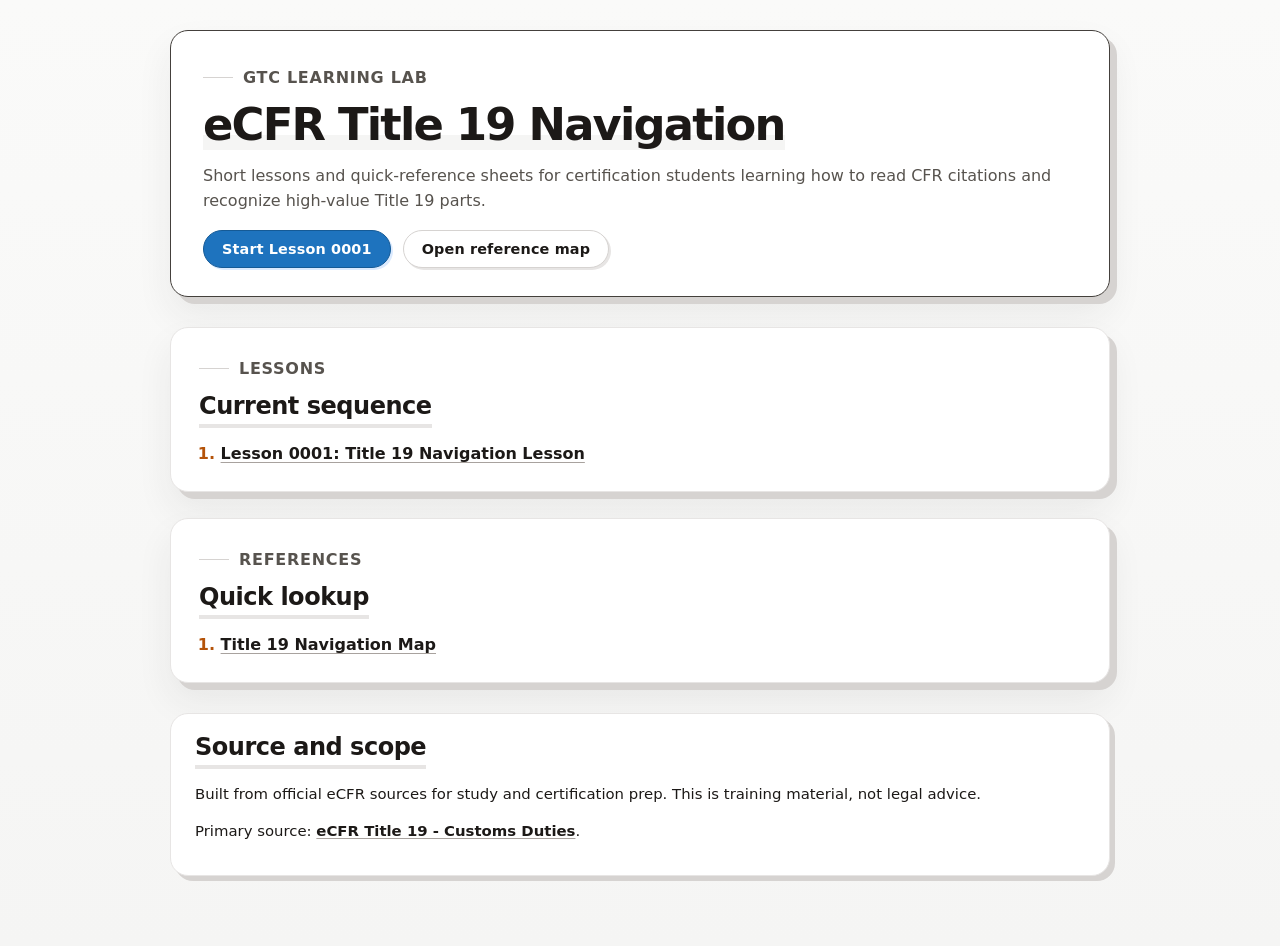
<file: index.html>
<!doctype html>
<html lang="en">
<head>
  <meta charset="utf-8">
  <meta name="viewport" content="width=device-width, initial-scale=1">
  <title>GTC Learning Lab: eCFR Title 19 Navigation</title>
  <link rel="stylesheet" href="assets/style.css">
</head>
<body>
  <main>
    <section class="hero">
      <p class="eyebrow">GTC Learning Lab</p>
      <h1>eCFR Title 19 Navigation</h1>
      <p class="muted">Short lessons and quick-reference sheets for certification students learning how to read CFR citations and recognize high-value Title 19 parts.</p>
      <div class="button-row">
        <a class="primary-button" href="lessons/0001-title-19-navigation-quiz.html">Start Lesson 0001</a>
        <a class="primary-button secondary" href="reference/title-19-navigation-map.html">Open reference map</a>
      </div>
    </section>

    <section class="lesson-block">
      <p class="eyebrow">Lessons</p>
      <h2>Current sequence</h2>
      <ol class="compact-list">
        <li><a href="lessons/0001-title-19-navigation-quiz.html">Lesson 0001: Title 19 Navigation Lesson</a></li>
      </ol>
    </section>

    <section class="lesson-block">
      <p class="eyebrow">References</p>
      <h2>Quick lookup</h2>
      <ol class="compact-list">
        <li><a href="reference/title-19-navigation-map.html">Title 19 Navigation Map</a></li>
      </ol>
    </section>

    <section class="source-note">
      <h2>Source and scope</h2>
      <p>Built from official eCFR sources for study and certification prep. This is training material, not legal advice.</p>
      <p>Primary source: <a href="https://www.ecfr.gov/current/title-19">eCFR Title 19 - Customs Duties</a>.</p>
    </section>
  </main>
</body>
</html>
</file>
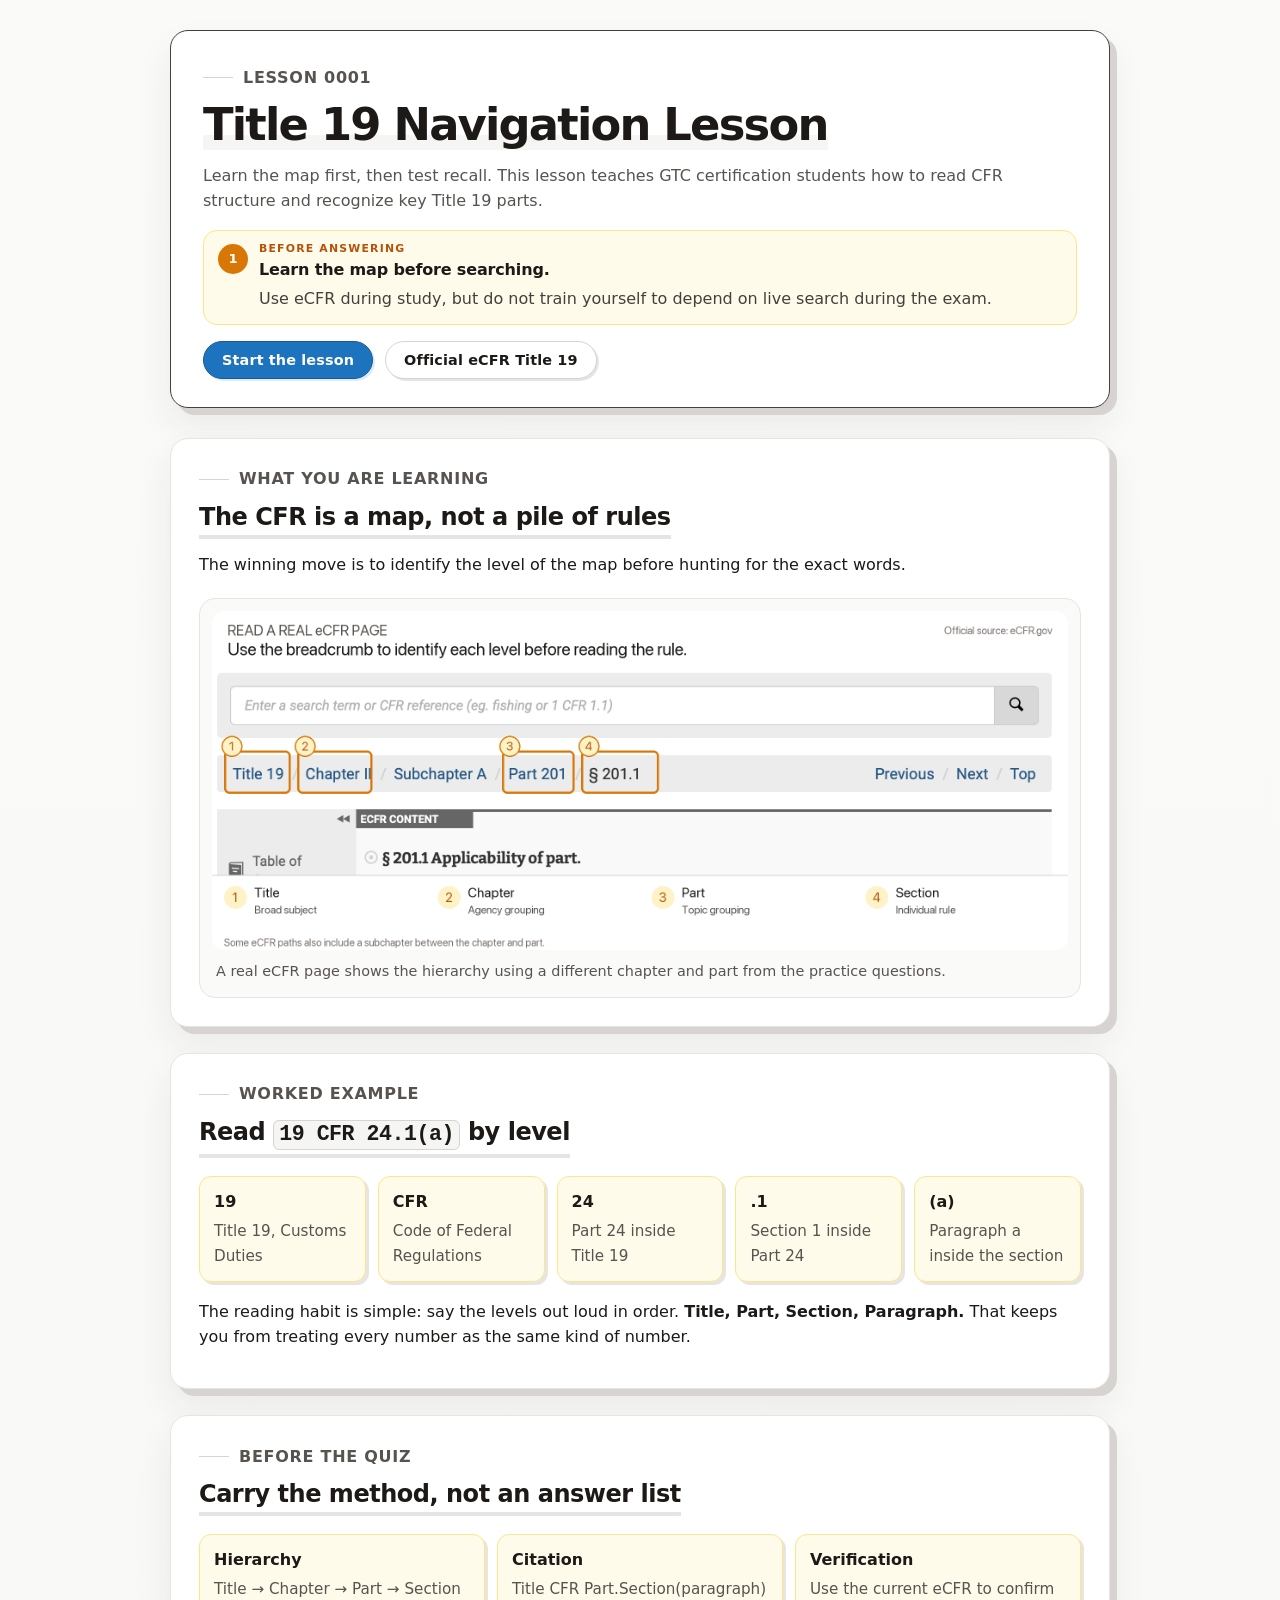
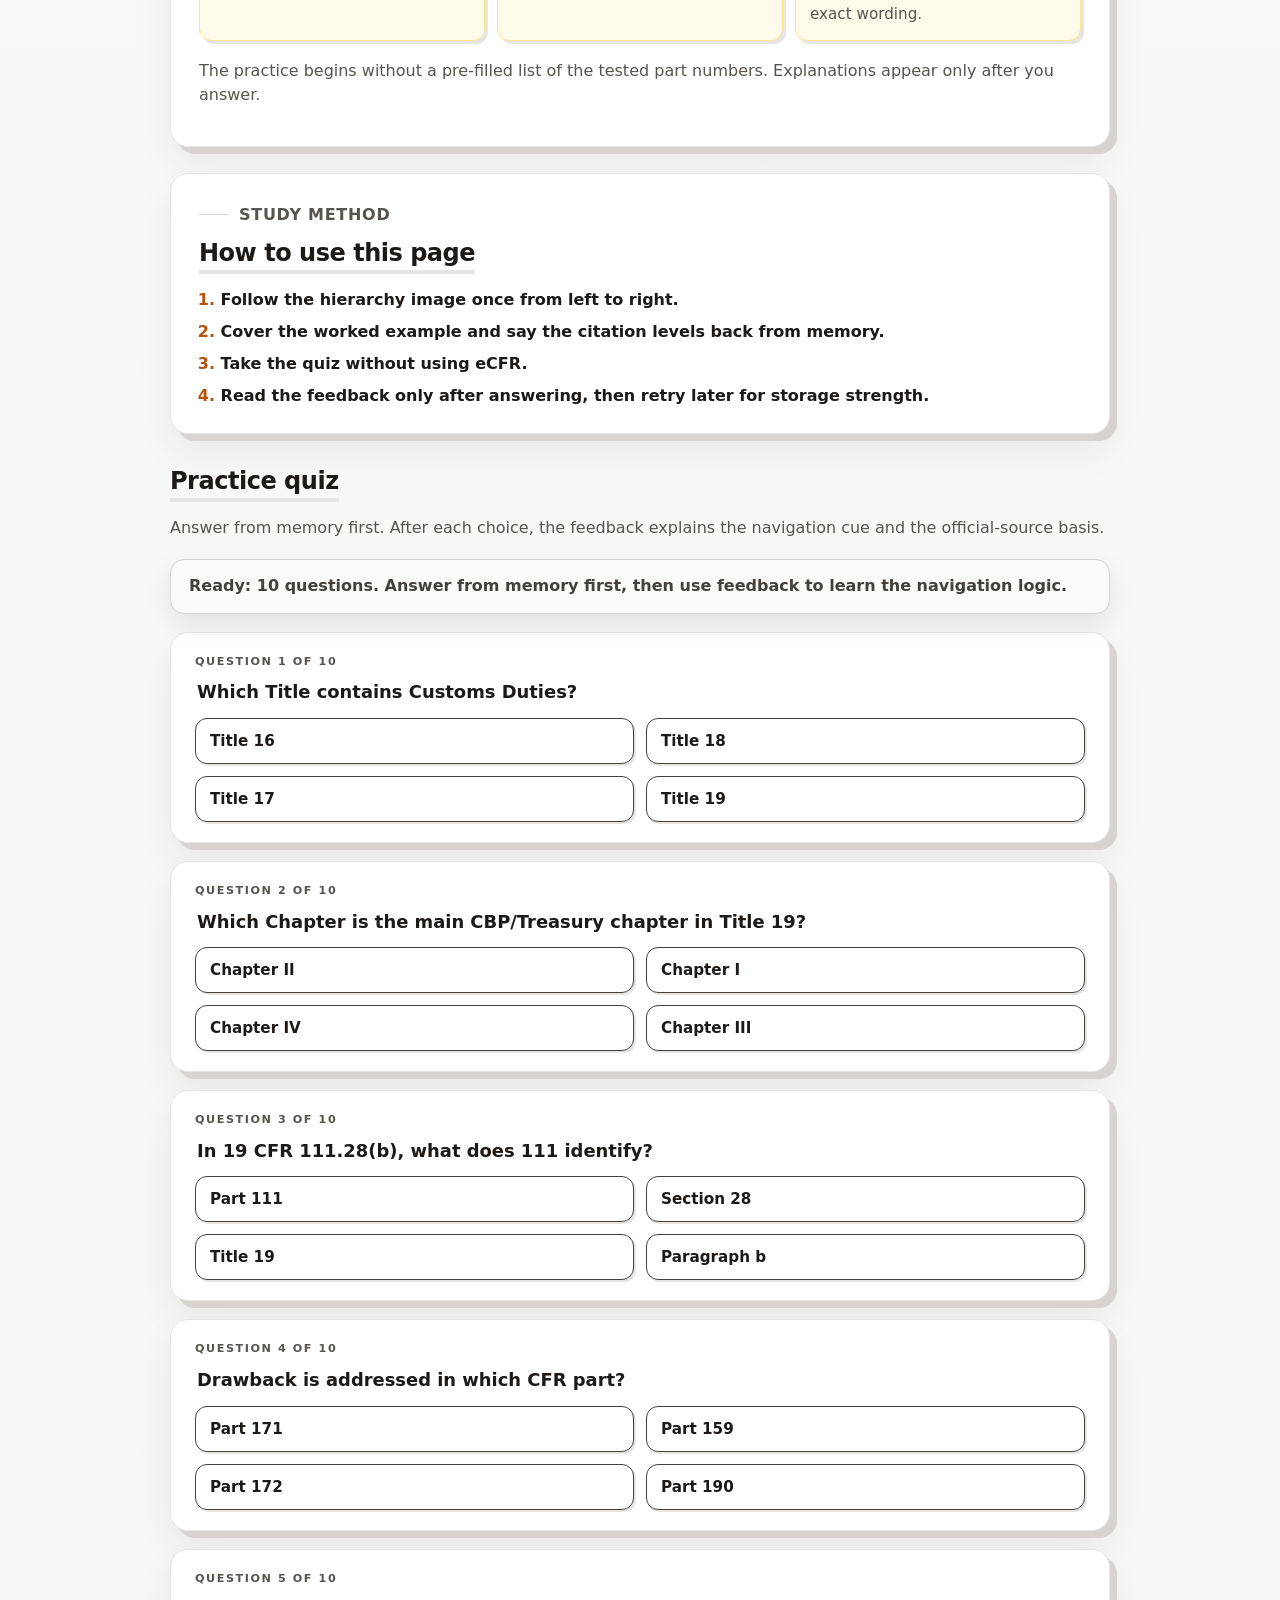
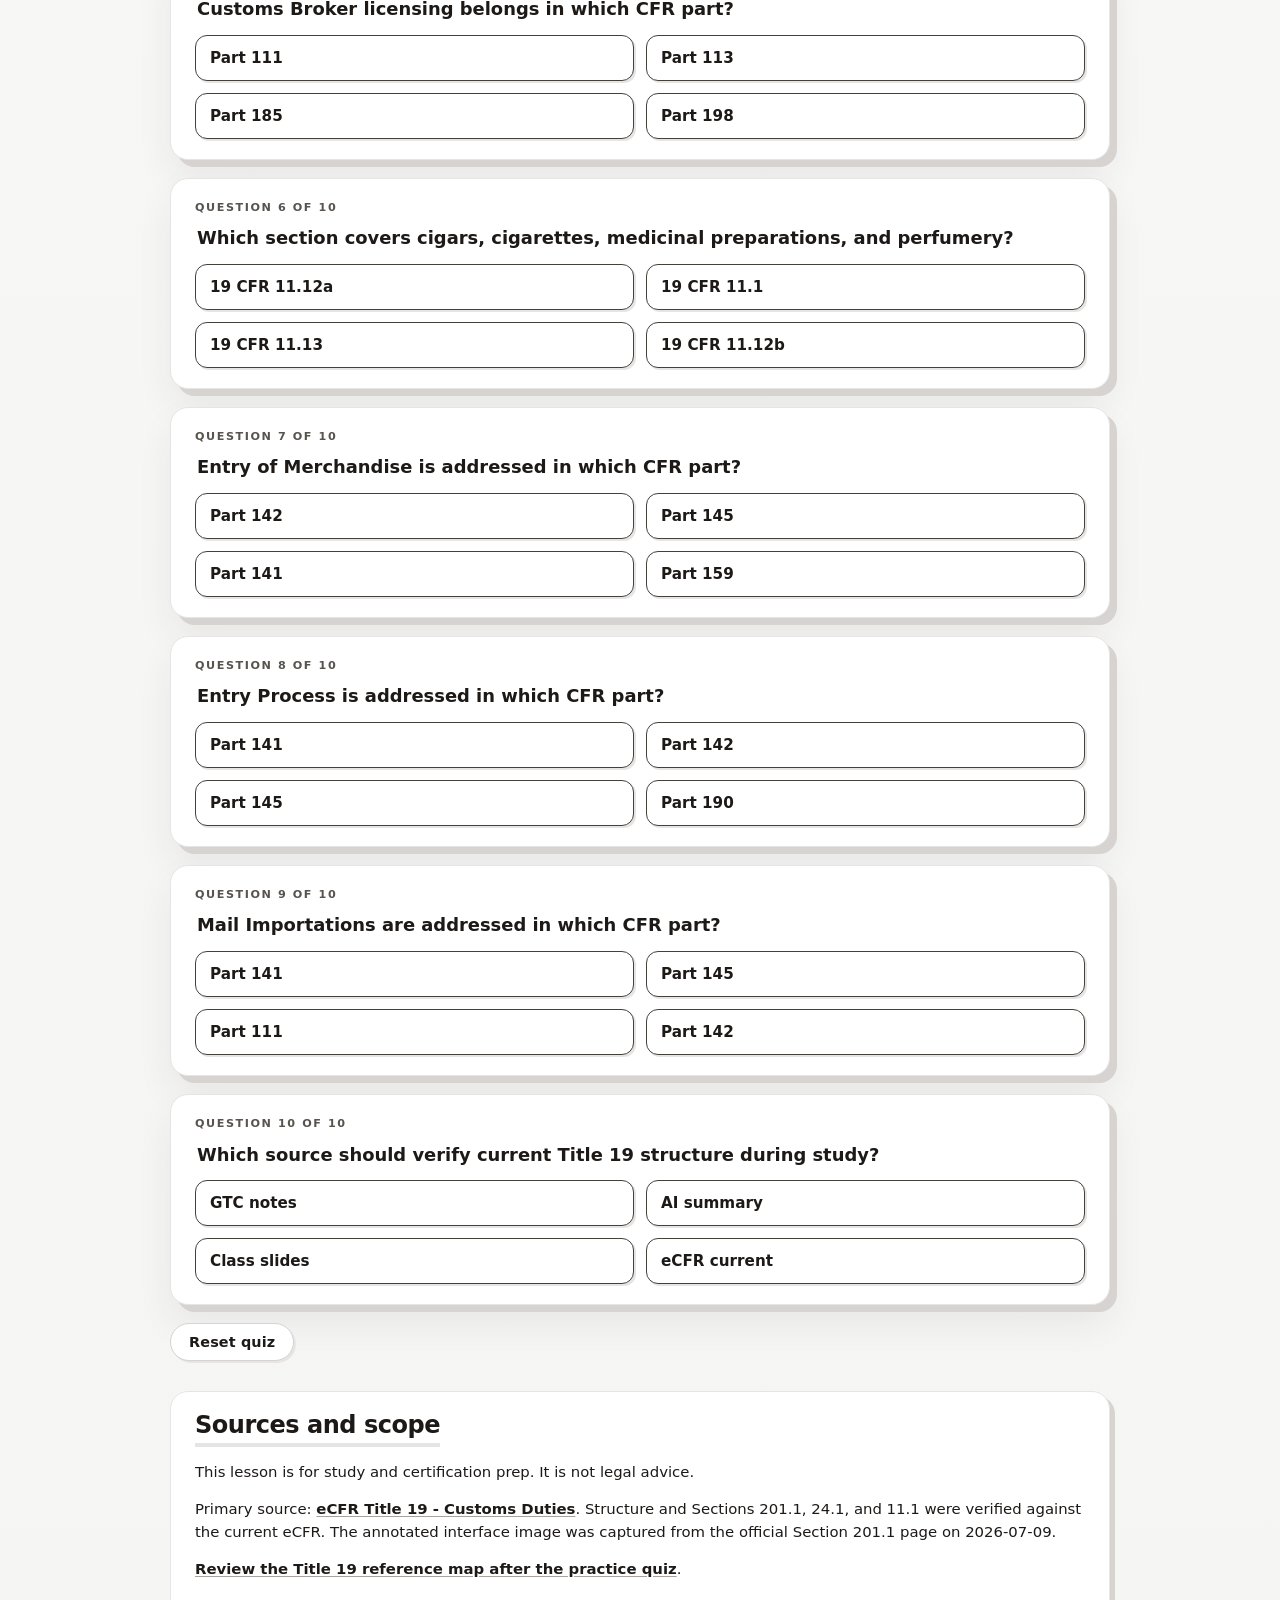
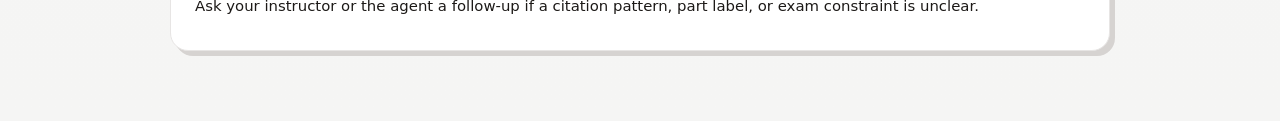
<file: lessons/0001-title-19-navigation-quiz.html>
<!doctype html>
<html lang="en">
<head>
  <meta charset="utf-8">
  <meta name="viewport" content="width=device-width, initial-scale=1">
  <title>Lesson 0001 - Title 19 Navigation</title>
  <link rel="stylesheet" href="../assets/style.css">
</head>
<body>
  <main>
    <section class="hero">
      <p class="eyebrow">Lesson 0001</p>
      <h1>Title 19 Navigation Lesson</h1>
      <p class="muted">Learn the map first, then test recall. This lesson teaches GTC certification students how to read CFR structure and recognize key Title 19 parts.</p>
      <div class="read-card step-cue">
        <div class="step-row">
          <span class="step-dot">1</span>
          <div>
            <span class="step-label">Before answering</span>
            <strong>Learn the map before searching.</strong>
            <p>Use eCFR during study, but do not train yourself to depend on live search during the exam.</p>
          </div>
        </div>
      </div>
      <div class="button-row">
        <a class="primary-button" href="#lesson-content">Start the lesson</a>
        <a class="primary-button secondary" href="https://www.ecfr.gov/current/title-19">Official eCFR Title 19</a>
      </div>
    </section>

    <section class="lesson-block" id="lesson-content">
      <p class="eyebrow">What you are learning</p>
      <h2>The CFR is a map, not a pile of rules</h2>
      <p>The winning move is to identify the level of the map before hunting for the exact words.</p>
      <figure class="lesson-figure">
        <picture>
          <source media="(max-width: 620px)" srcset="../assets/images/ecfr-hierarchy-callouts-mobile.png">
          <img src="../assets/images/ecfr-hierarchy-callouts.png" alt="Annotated screenshot of a real eCFR page. Callouts identify Title 19, Chapter II, Part 201, and Section 201.1 in the page breadcrumb.">
        </picture>
        <figcaption>A real eCFR page shows the hierarchy using a different chapter and part from the practice questions.</figcaption>
      </figure>
    </section>

    <section class="lesson-block">
      <p class="eyebrow">Worked example</p>
      <h2>Read <code>19 CFR 24.1(a)</code> by level</h2>
      <div class="example-grid">
        <div><strong>19</strong><span>Title 19, Customs Duties</span></div>
        <div><strong>CFR</strong><span>Code of Federal Regulations</span></div>
        <div><strong>24</strong><span>Part 24 inside Title 19</span></div>
        <div><strong>.1</strong><span>Section 1 inside Part 24</span></div>
        <div><strong>(a)</strong><span>Paragraph a inside the section</span></div>
      </div>
      <p>The reading habit is simple: say the levels out loud in order. <strong>Title, Part, Section, Paragraph.</strong> That keeps you from treating every number as the same kind of number.</p>
    </section>

    <section class="lesson-block">
      <p class="eyebrow">Before the quiz</p>
      <h2>Carry the method, not an answer list</h2>
      <div class="memory-grid">
        <div><strong>Hierarchy</strong><span>Title → Chapter → Part → Section</span></div>
        <div><strong>Citation</strong><span>Title CFR Part.Section(paragraph)</span></div>
        <div><strong>Verification</strong><span>Use the current eCFR to confirm exact wording.</span></div>
      </div>
      <p class="muted">The practice begins without a pre-filled list of the tested part numbers. Explanations appear only after you answer.</p>
    </section>

    <section class="lesson-block">
      <p class="eyebrow">Study method</p>
      <h2>How to use this page</h2>
      <ol class="compact-list">
        <li>Follow the hierarchy image once from left to right.</li>
        <li>Cover the worked example and say the citation levels back from memory.</li>
        <li>Take the quiz without using eCFR.</li>
        <li>Read the feedback only after answering, then retry later for storage strength.</li>
      </ol>
    </section>

    <section class="quiz-shell">
      <h2>Practice quiz</h2>
      <p>Answer from memory first. After each choice, the feedback explains the navigation cue and the official-source basis.</p>
      <div id="quiz-root"></div>
    </section>

    <section class="source-note">
      <h2>Sources and scope</h2>
      <p>This lesson is for study and certification prep. It is not legal advice.</p>
      <p>Primary source: <a href="https://www.ecfr.gov/current/title-19">eCFR Title 19 - Customs Duties</a>. Structure and Sections 201.1, 24.1, and 11.1 were verified against the current eCFR. The annotated interface image was captured from the official Section 201.1 page on 2026-07-09.</p>
      <p><a href="../reference/title-19-navigation-map.html">Review the Title 19 reference map after the practice quiz</a>.</p>
      <p>Ask your instructor or the agent a follow-up if a citation pattern, part label, or exam constraint is unclear.</p>
    </section>
  </main>

  <script>
    window.quizData = {
  "title": "Title 19 Navigation Quiz 1",
  "description": "Practice reading CFR structure and recognizing high-value Title 19 parts.",
  "retrieved": "2026-07-08 05:51:18 UTC",
  "questions": [
    {
      "prompt": "Which Title contains Customs Duties?",
      "choices": [
        "Title 16",
        "Title 17",
        "Title 18",
        "Title 19"
      ],
      "answer": 3,
      "feedback": "Title 19 is labeled Customs Duties in the current eCFR. Start every citation by identifying the Title first.",
      "evidence": "eCFR Title 19 structure API: identifier 19, label Customs Duties."
    },
    {
      "prompt": "Which Chapter is the main CBP/Treasury chapter in Title 19?",
      "choices": [
        "Chapter I",
        "Chapter II",
        "Chapter III",
        "Chapter IV"
      ],
      "answer": 0,
      "feedback": "Chapter I is U.S. Customs and Border Protection, Department of Homeland Security; Department of the Treasury. That is the main customs chapter for these navigation questions.",
      "evidence": "eCFR Title 19 structure API: Chapter I label."
    },
    {
      "prompt": "In 19 CFR 111.28(b), what does 111 identify?",
      "choices": [
        "Title 19",
        "Part 111",
        "Section 28",
        "Paragraph b"
      ],
      "answer": 1,
      "feedback": "Read the pattern as Title CFR Part.Section(paragraph). In 19 CFR 111.28(b), 111 is the Part, 28 is the Section, and b is the paragraph.",
      "evidence": "CFR citation format preserved in source input and used in eCFR section paths."
    },
    {
      "prompt": "Drawback is addressed in which CFR part?",
      "choices": [
        "Part 190",
        "Part 172",
        "Part 171",
        "Part 159"
      ],
      "answer": 0,
      "feedback": "Part 190 is labeled Modernized Drawback. The other options are nearby penalty, claim, and liquidation topics.",
      "evidence": "eCFR Title 19 structure API: Part 190 - Modernized Drawback."
    },
    {
      "prompt": "Customs Broker licensing belongs in which CFR part?",
      "choices": [
        "Part 111",
        "Part 113",
        "Part 185",
        "Part 198"
      ],
      "answer": 0,
      "feedback": "Part 111 is labeled Customs Brokers. If the question says broker licensing or broker regulations, think Part 111 first.",
      "evidence": "eCFR Title 19 structure API: Part 111 - Customs Brokers."
    },
    {
      "prompt": "Which section covers cigars, cigarettes, medicinal preparations, and perfumery?",
      "choices": [
        "19 CFR 11.1",
        "19 CFR 11.12a",
        "19 CFR 11.12b",
        "19 CFR 11.13"
      ],
      "answer": 0,
      "feedback": "19 CFR 11.1 is headed Cigars, cigarettes, medicinal preparations, and perfumery. This is the official-section version of the sample Part 11.1 question.",
      "evidence": "eCFR renderer: section 11.1 heading."
    },
    {
      "prompt": "Entry of Merchandise is addressed in which CFR part?",
      "choices": [
        "Part 141",
        "Part 142",
        "Part 145",
        "Part 159"
      ],
      "answer": 0,
      "feedback": "Part 141 is labeled Entry of Merchandise. Pair it mentally with Part 142, Entry Process.",
      "evidence": "eCFR Title 19 structure API: Part 141 - Entry of Merchandise."
    },
    {
      "prompt": "Entry Process is addressed in which CFR part?",
      "choices": [
        "Part 142",
        "Part 141",
        "Part 145",
        "Part 190"
      ],
      "answer": 0,
      "feedback": "Part 142 is labeled Entry Process. It sits next to Part 141, Entry of Merchandise, so students should learn them as a pair.",
      "evidence": "eCFR Title 19 structure API: Part 142 - Entry Process."
    },
    {
      "prompt": "Mail Importations are addressed in which CFR part?",
      "choices": [
        "Part 145",
        "Part 141",
        "Part 142",
        "Part 111"
      ],
      "answer": 0,
      "feedback": "Part 145 is labeled Mail Importations. The part number itself is the recall target here.",
      "evidence": "eCFR Title 19 structure API: Part 145 - Mail Importations."
    },
    {
      "prompt": "Which source should verify current Title 19 structure during study?",
      "choices": [
        "eCFR current",
        "GTC notes",
        "AI summary",
        "Class slides"
      ],
      "answer": 0,
      "feedback": "Use the current eCFR as the official source during study. GTC notes and AI summaries can help, but the answer key should trace back to government-source text.",
      "evidence": "Mission and resources require official government-source grounding, especially current eCFR."
    }
  ]
};
  </script>
  <script src="../assets/quiz.js"></script>
</body>
</html>
</file>
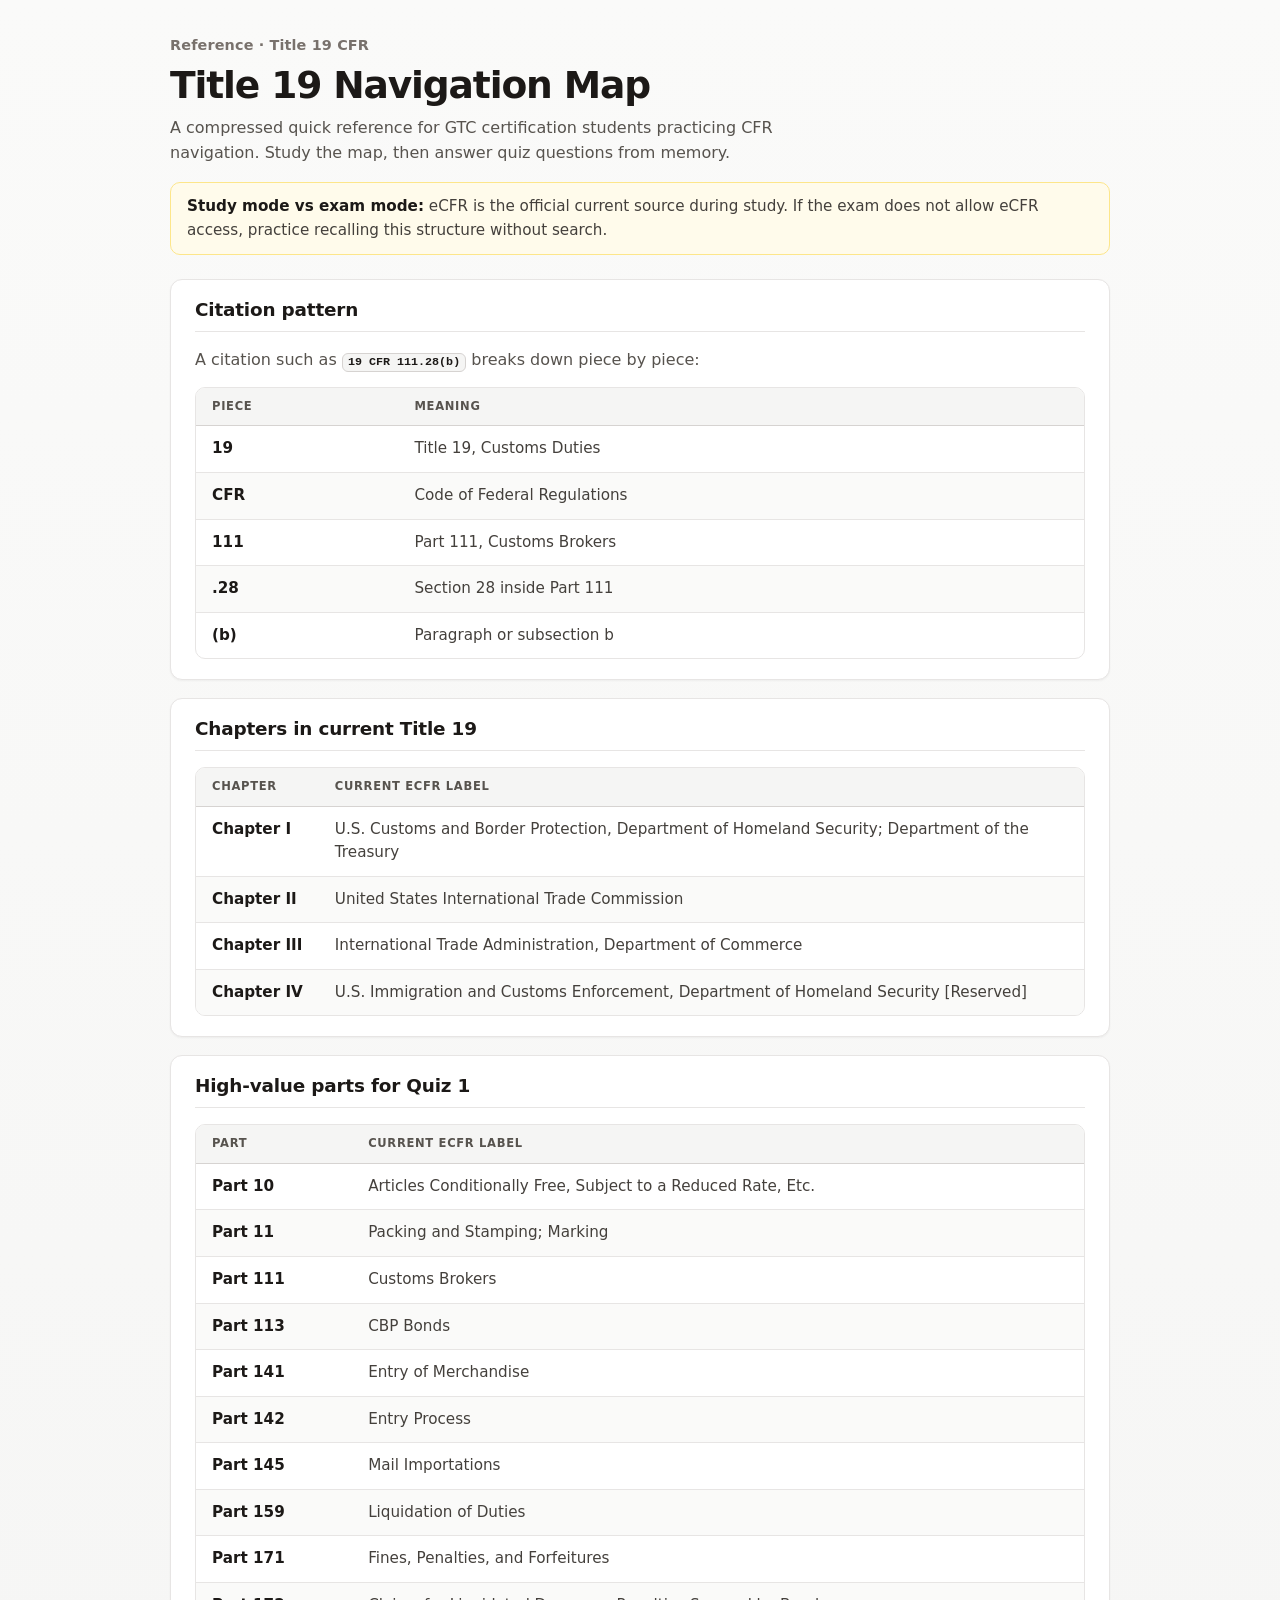
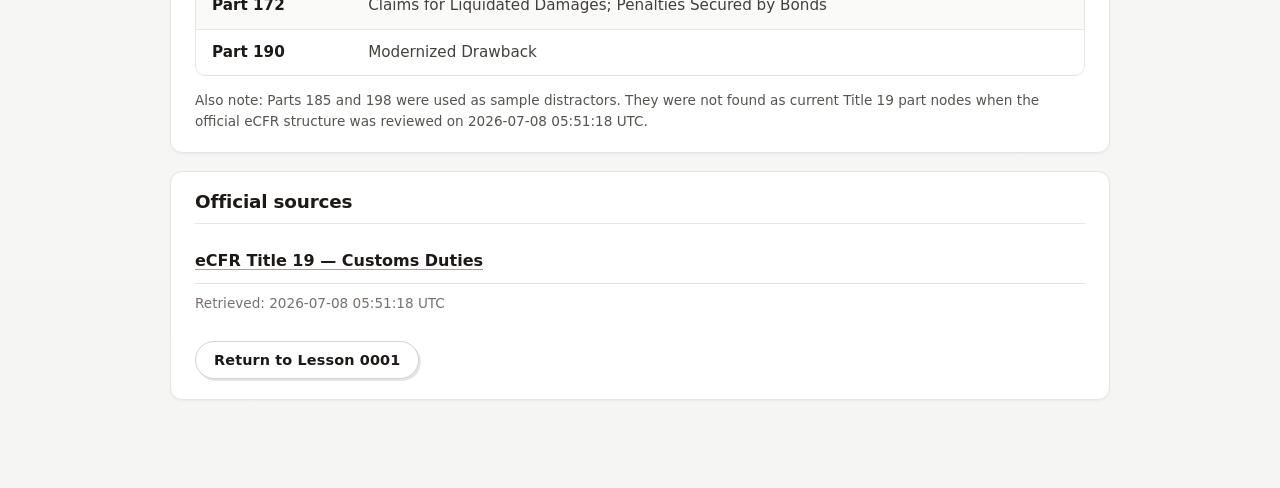
<file: reference/title-19-navigation-map.html>
<!doctype html>
<html lang="en">
<head>
  <meta charset="utf-8">
  <meta name="viewport" content="width=device-width, initial-scale=1">
  <title>Title 19 Navigation Map</title>
  <link rel="stylesheet" href="../assets/style.css">
  <link rel="stylesheet" href="../assets/reference.css">
</head>
<body>
  <main class="page reference-page">
    <header class="ref-head">
      <p class="ref-eyebrow">Reference &middot; Title 19 CFR</p>
      <h1>Title 19 Navigation Map</h1>
      <p class="ref-lede">A compressed quick reference for GTC certification students practicing CFR navigation. Study the map, then answer quiz questions from memory.</p>
      <p class="ref-note"><strong>Study mode vs exam mode:</strong> eCFR is the official current source during study. If the exam does not allow eCFR access, practice recalling this structure without search.</p>
    </header>

    <section class="ref-section">
      <h2>Citation pattern</h2>
      <p>A citation such as <code>19 CFR 111.28(b)</code> breaks down piece by piece:</p>
      <div class="ref-table-wrap">
        <table class="ref-table">
          <thead><tr><th>Piece</th><th>Meaning</th></tr></thead>
          <tbody>
            <tr><td>19</td><td>Title 19, Customs Duties</td></tr>
            <tr><td>CFR</td><td>Code of Federal Regulations</td></tr>
            <tr><td>111</td><td>Part 111, Customs Brokers</td></tr>
            <tr><td>.28</td><td>Section 28 inside Part 111</td></tr>
            <tr><td>(b)</td><td>Paragraph or subsection b</td></tr>
          </tbody>
        </table>
      </div>
    </section>

    <section class="ref-section">
      <h2>Chapters in current Title 19</h2>
      <div class="ref-table-wrap">
        <table class="ref-table">
          <thead><tr><th>Chapter</th><th>Current eCFR label</th></tr></thead>
          <tbody>
            <tr><td>Chapter I</td><td>U.S. Customs and Border Protection, Department of Homeland Security; Department of the Treasury</td></tr>
            <tr><td>Chapter II</td><td>United States International Trade Commission</td></tr>
            <tr><td>Chapter III</td><td>International Trade Administration, Department of Commerce</td></tr>
            <tr><td>Chapter IV</td><td>U.S. Immigration and Customs Enforcement, Department of Homeland Security [Reserved]</td></tr>
          </tbody>
        </table>
      </div>
    </section>

    <section class="ref-section">
      <h2>High-value parts for Quiz 1</h2>
      <div class="ref-table-wrap">
        <table class="ref-table">
          <thead><tr><th>Part</th><th>Current eCFR label</th></tr></thead>
          <tbody>
            <tr><td>Part 10</td><td>Articles Conditionally Free, Subject to a Reduced Rate, Etc.</td></tr>
            <tr><td>Part 11</td><td>Packing and Stamping; Marking</td></tr>
            <tr><td>Part 111</td><td>Customs Brokers</td></tr>
            <tr><td>Part 113</td><td>CBP Bonds</td></tr>
            <tr><td>Part 141</td><td>Entry of Merchandise</td></tr>
            <tr><td>Part 142</td><td>Entry Process</td></tr>
            <tr><td>Part 145</td><td>Mail Importations</td></tr>
            <tr><td>Part 159</td><td>Liquidation of Duties</td></tr>
            <tr><td>Part 171</td><td>Fines, Penalties, and Forfeitures</td></tr>
            <tr><td>Part 172</td><td>Claims for Liquidated Damages; Penalties Secured by Bonds</td></tr>
            <tr><td>Part 190</td><td>Modernized Drawback</td></tr>
          </tbody>
        </table>
      </div>
      <p class="ref-caption">Also note: Parts 185 and 198 were used as sample distractors. They were not found as current Title 19 part nodes when the official eCFR structure was reviewed on 2026-07-08 05:51:18 UTC.</p>
    </section>

    <section class="ref-section ref-sources">
      <h2>Official sources</h2>
      <ul>
        <li><a href="https://www.ecfr.gov/current/title-19">eCFR Title 19 &mdash; Customs Duties</a></li>
        <li class="ref-retrieved">Retrieved: 2026-07-08 05:51:18 UTC</li>
      </ul>
      <div class="ref-foot">
        <a class="primary-button secondary" href="../lessons/0001-title-19-navigation-quiz.html">Return to Lesson 0001</a>
      </div>
    </section>
  </main>
</body>
</html>
</file>
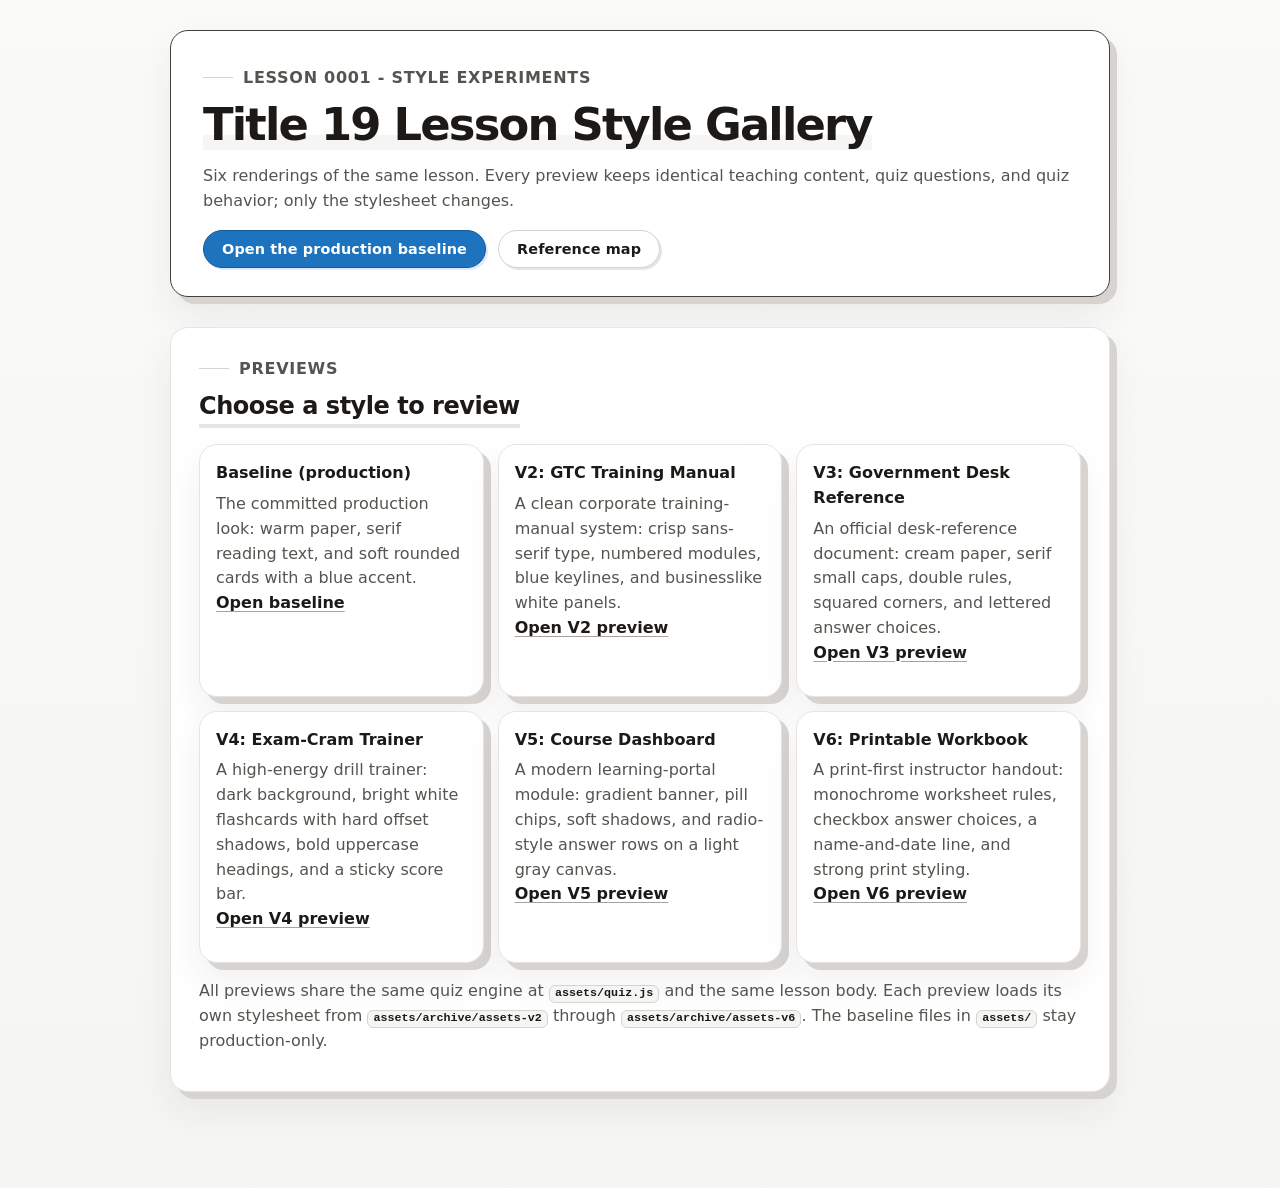
<file: lessons/archive/0001-style-gallery.html>
<!doctype html>
<html lang="en">
<head>
  <meta charset="utf-8">
  <meta name="viewport" content="width=device-width, initial-scale=1">
  <title>Lesson 0001 - Style Gallery</title>
  <link rel="stylesheet" href="../../assets/style.css">
</head>
<body>
  <main>
    <section class="hero">
      <p class="eyebrow">Lesson 0001 - Style experiments</p>
      <h1>Title 19 Lesson Style Gallery</h1>
      <p class="muted">Six renderings of the same lesson. Every preview keeps identical teaching content, quiz questions, and quiz behavior; only the stylesheet changes.</p>
      <div class="button-row">
        <a class="primary-button" href="../0001-title-19-navigation-quiz.html">Open the production baseline</a>
        <a class="primary-button secondary" href="../../reference/title-19-navigation-map.html">Reference map</a>
      </div>
    </section>

    <section class="lesson-block">
      <p class="eyebrow">Previews</p>
      <h2>Choose a style to review</h2>
      <div class="grid">
        <div class="card">
          <strong>Baseline (production)</strong>
          <span class="muted">The committed production look: warm paper, serif reading text, and soft rounded cards with a blue accent.</span>
          <p><a href="../0001-title-19-navigation-quiz.html">Open baseline</a></p>
        </div>
        <div class="card">
          <strong>V2: GTC Training Manual</strong>
          <span class="muted">A clean corporate training-manual system: crisp sans-serif type, numbered modules, blue keylines, and businesslike white panels.</span>
          <p><a href="0001-title-19-navigation-quiz-style-v2.html">Open V2 preview</a></p>
        </div>
        <div class="card">
          <strong>V3: Government Desk Reference</strong>
          <span class="muted">An official desk-reference document: cream paper, serif small caps, double rules, squared corners, and lettered answer choices.</span>
          <p><a href="0001-title-19-navigation-quiz-style-v3.html">Open V3 preview</a></p>
        </div>
        <div class="card">
          <strong>V4: Exam-Cram Trainer</strong>
          <span class="muted">A high-energy drill trainer: dark background, bright white flashcards with hard offset shadows, bold uppercase headings, and a sticky score bar.</span>
          <p><a href="0001-title-19-navigation-quiz-style-v4.html">Open V4 preview</a></p>
        </div>
        <div class="card">
          <strong>V5: Course Dashboard</strong>
          <span class="muted">A modern learning-portal module: gradient banner, pill chips, soft shadows, and radio-style answer rows on a light gray canvas.</span>
          <p><a href="0001-title-19-navigation-quiz-style-v5.html">Open V5 preview</a></p>
        </div>
        <div class="card">
          <strong>V6: Printable Workbook</strong>
          <span class="muted">A print-first instructor handout: monochrome worksheet rules, checkbox answer choices, a name-and-date line, and strong print styling.</span>
          <p><a href="0001-title-19-navigation-quiz-style-v6.html">Open V6 preview</a></p>
        </div>
      </div>
      <p class="muted">All previews share the same quiz engine at <code>assets/quiz.js</code> and the same lesson body. Each preview loads its own stylesheet from <code>assets/archive/assets-v2</code> through <code>assets/archive/assets-v6</code>. The baseline files in <code>assets/</code> stay production-only.</p>
    </section>
  </main>
</body>
</html>
</file>
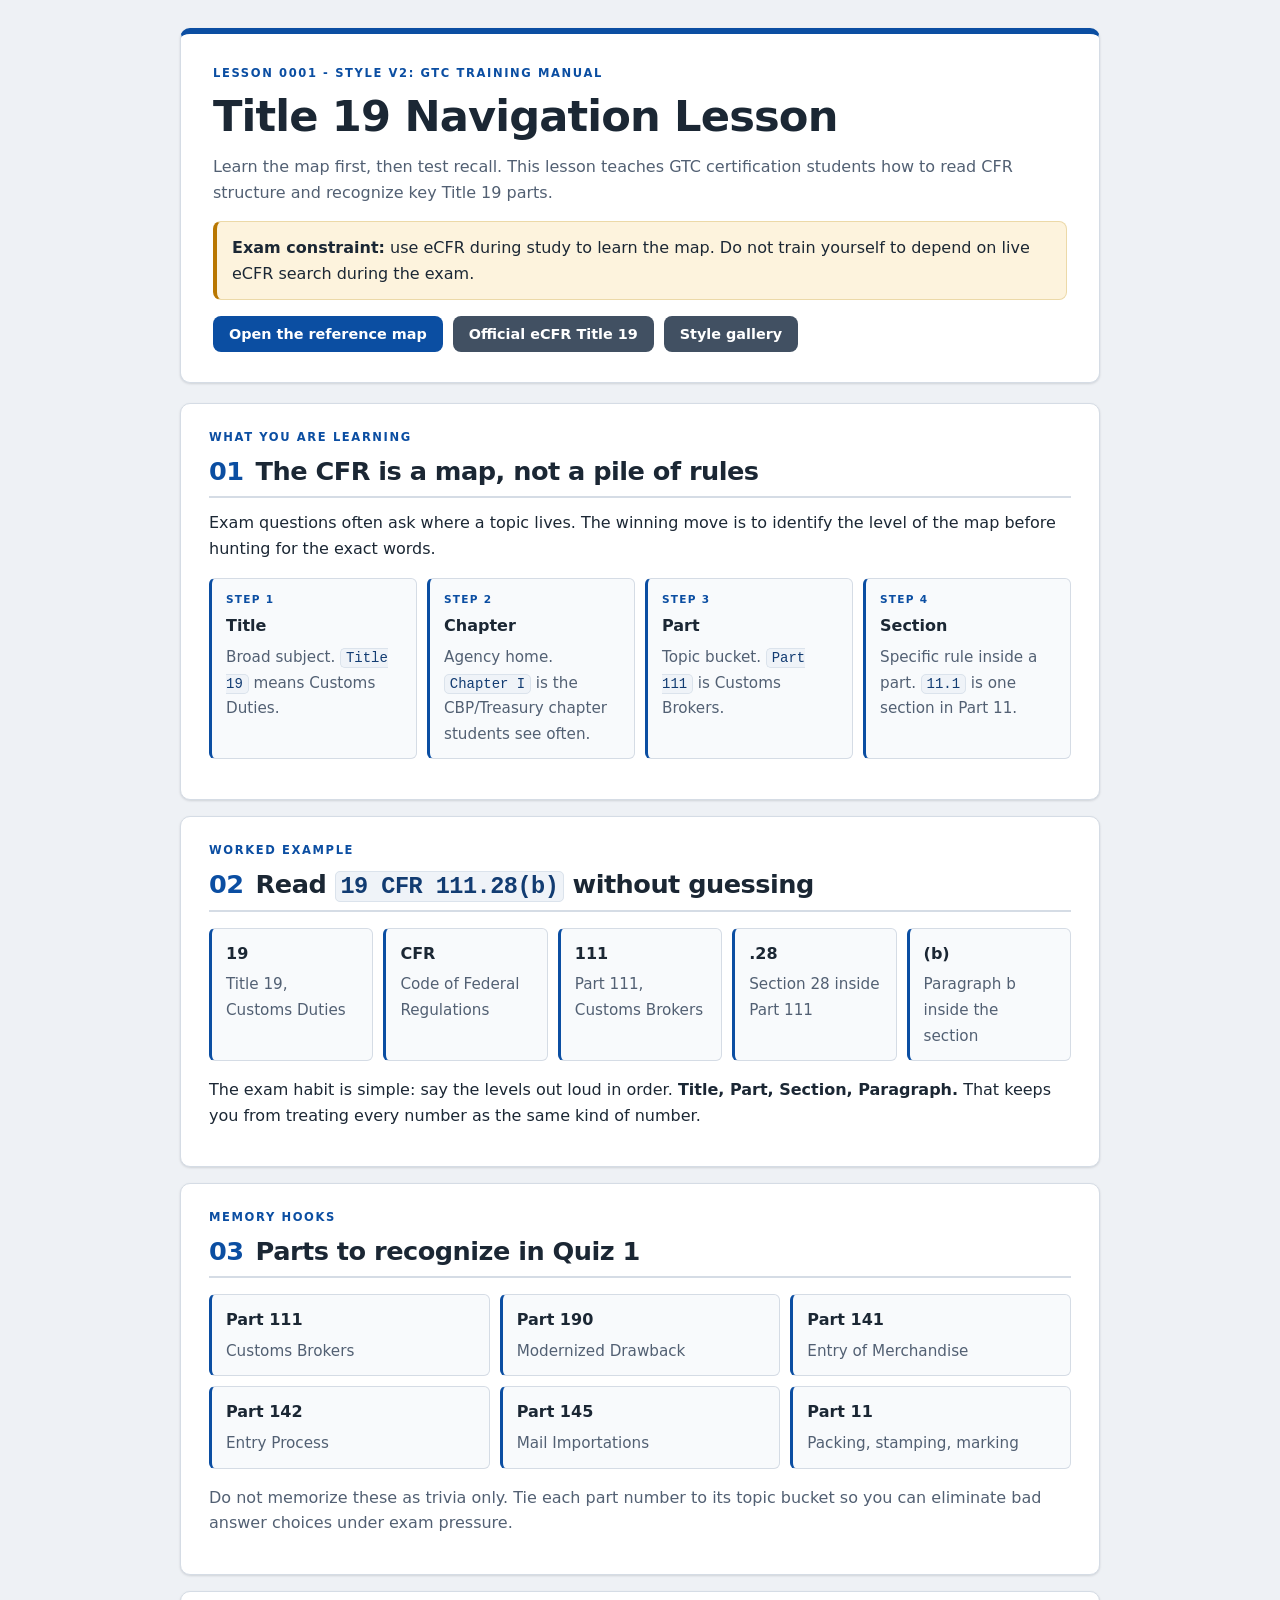
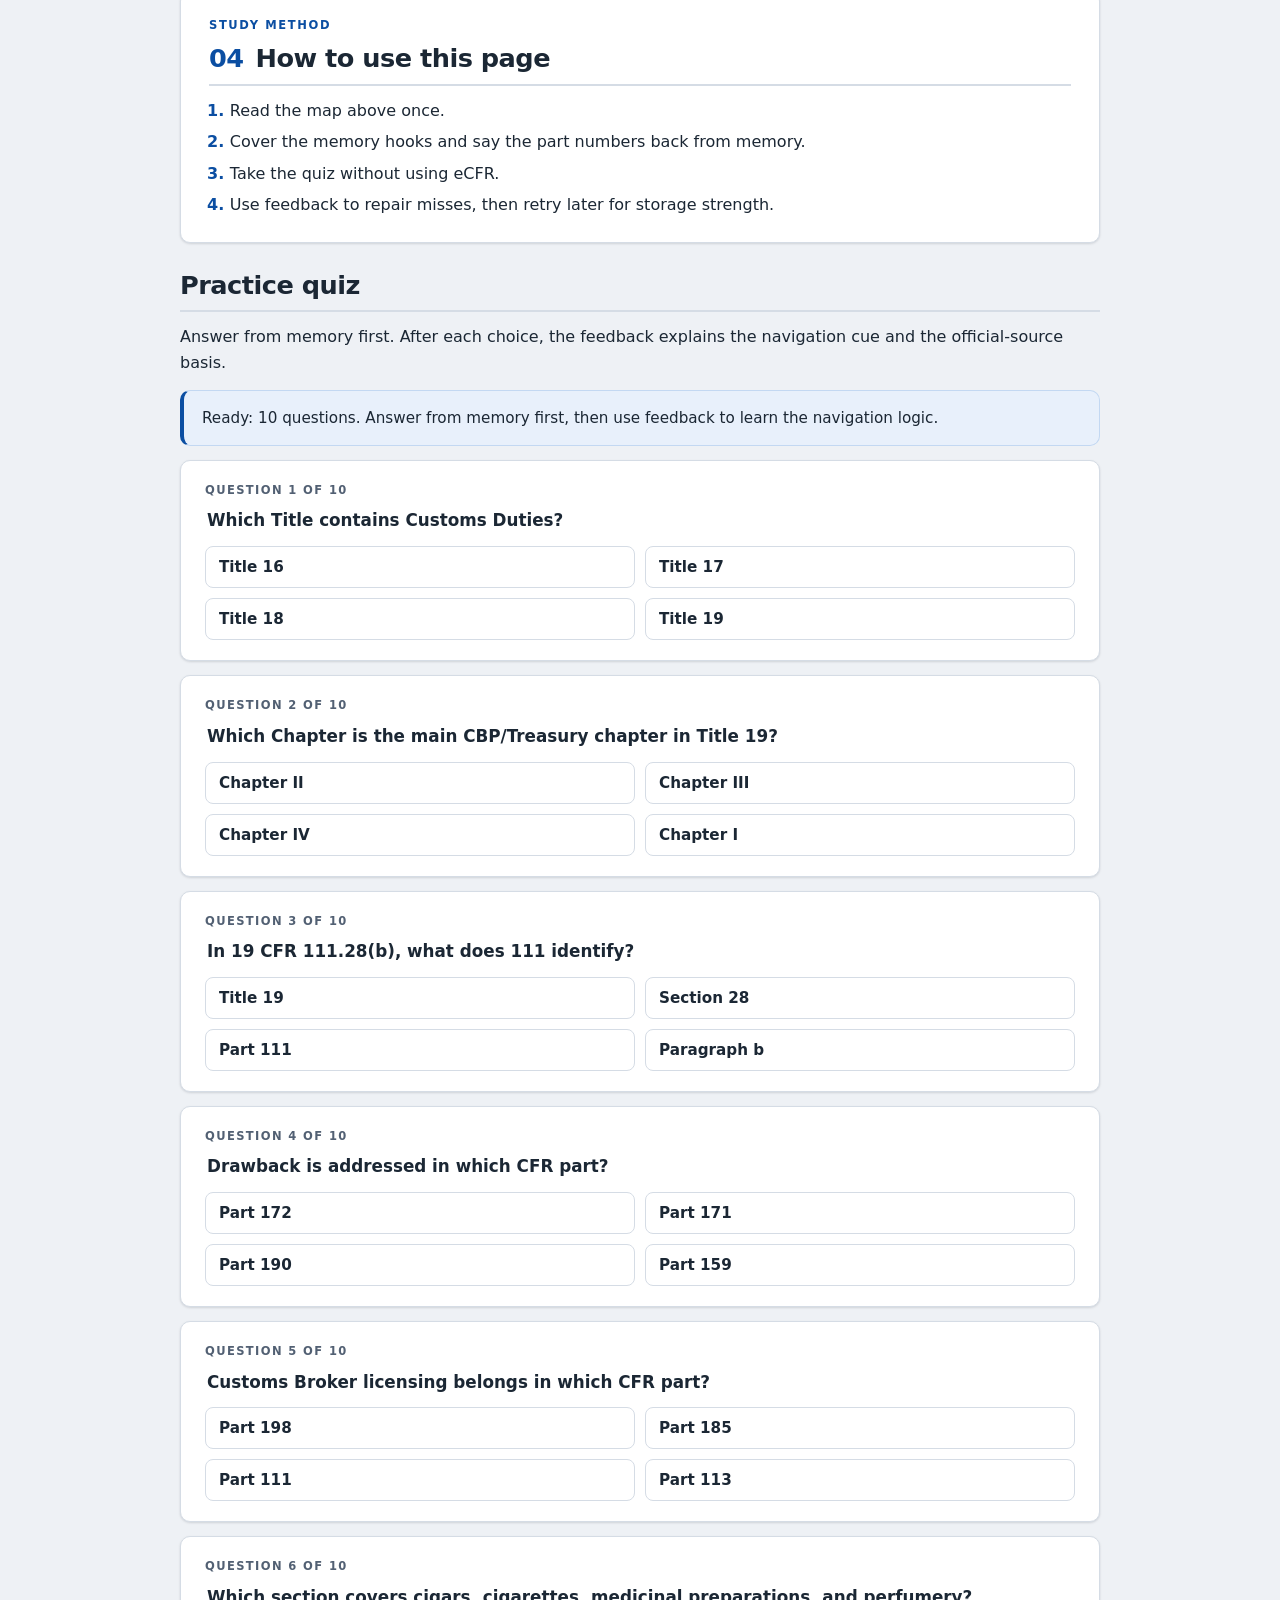
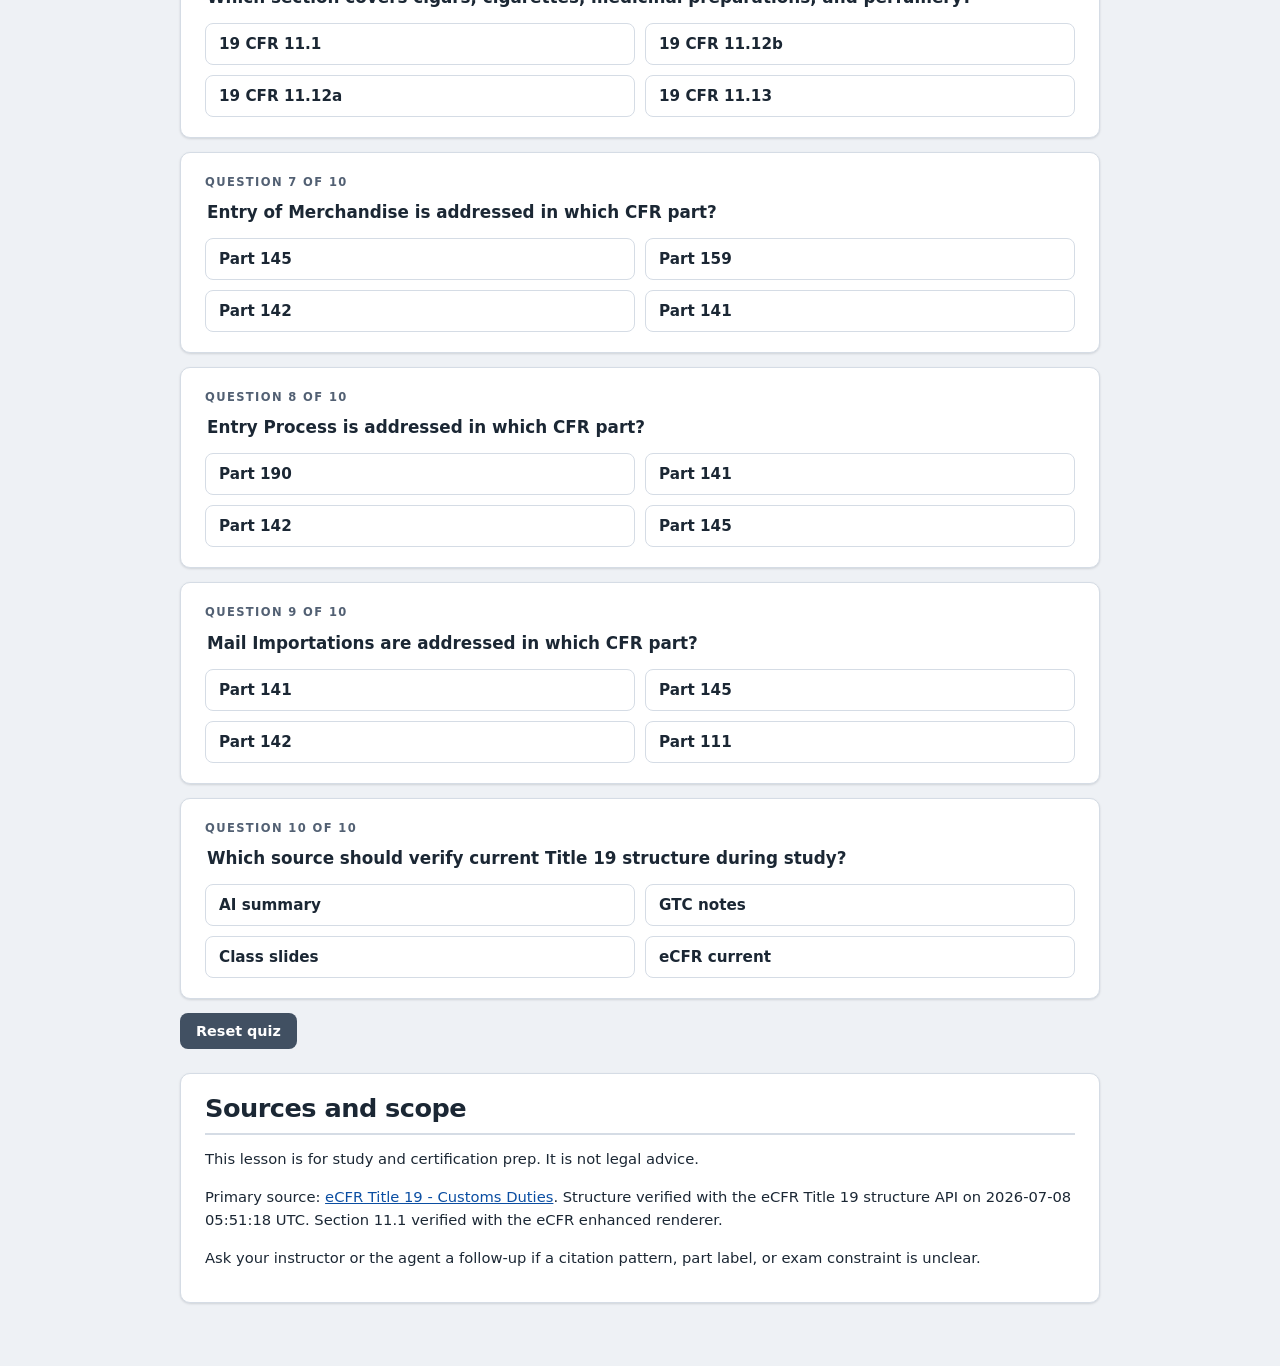
<file: lessons/archive/0001-title-19-navigation-quiz-style-v2.html>
<!doctype html>
<html lang="en">
<head>
  <meta charset="utf-8">
  <meta name="viewport" content="width=device-width, initial-scale=1">
  <title>Lesson 0001 - Title 19 Navigation - Style V2 (GTC Training Manual)</title>
  <link rel="stylesheet" href="../../assets/archive/assets-v2/style.css">
</head>
<body>
  <main>
    <section class="hero">
      <p class="eyebrow">Lesson 0001 - Style V2: GTC Training Manual</p>
      <h1>Title 19 Navigation Lesson</h1>
      <p class="muted">Learn the map first, then test recall. This lesson teaches GTC certification students how to read CFR structure and recognize key Title 19 parts.</p>
      <div class="warning"><strong>Exam constraint:</strong> use eCFR during study to learn the map. Do not train yourself to depend on live eCFR search during the exam.</div>
      <div class="button-row">
        <a class="primary-button" href="../../reference/title-19-navigation-map.html">Open the reference map</a>
        <a class="primary-button secondary" href="https://www.ecfr.gov/current/title-19">Official eCFR Title 19</a>
        <a class="primary-button secondary" href="0001-style-gallery.html">Style gallery</a>
      </div>
    </section>

    <section class="lesson-block">
      <p class="eyebrow">What you are learning</p>
      <h2>The CFR is a map, not a pile of rules</h2>
      <p>Exam questions often ask where a topic lives. The winning move is to identify the level of the map before hunting for the exact words.</p>
      <div class="route-steps" aria-label="CFR navigation route">
        <div><strong>Title</strong><span>Broad subject. <code>Title 19</code> means Customs Duties.</span></div>
        <div><strong>Chapter</strong><span>Agency home. <code>Chapter I</code> is the CBP/Treasury chapter students see often.</span></div>
        <div><strong>Part</strong><span>Topic bucket. <code>Part 111</code> is Customs Brokers.</span></div>
        <div><strong>Section</strong><span>Specific rule inside a part. <code>11.1</code> is one section in Part 11.</span></div>
      </div>
    </section>

    <section class="lesson-block">
      <p class="eyebrow">Worked example</p>
      <h2>Read <code>19 CFR 111.28(b)</code> without guessing</h2>
      <div class="example-grid">
        <div><strong>19</strong><span>Title 19, Customs Duties</span></div>
        <div><strong>CFR</strong><span>Code of Federal Regulations</span></div>
        <div><strong>111</strong><span>Part 111, Customs Brokers</span></div>
        <div><strong>.28</strong><span>Section 28 inside Part 111</span></div>
        <div><strong>(b)</strong><span>Paragraph b inside the section</span></div>
      </div>
      <p>The exam habit is simple: say the levels out loud in order. <strong>Title, Part, Section, Paragraph.</strong> That keeps you from treating every number as the same kind of number.</p>
    </section>

    <section class="lesson-block">
      <p class="eyebrow">Memory hooks</p>
      <h2>Parts to recognize in Quiz 1</h2>
      <div class="memory-grid">
        <div><strong>Part 111</strong><span>Customs Brokers</span></div>
        <div><strong>Part 190</strong><span>Modernized Drawback</span></div>
        <div><strong>Part 141</strong><span>Entry of Merchandise</span></div>
        <div><strong>Part 142</strong><span>Entry Process</span></div>
        <div><strong>Part 145</strong><span>Mail Importations</span></div>
        <div><strong>Part 11</strong><span>Packing, stamping, marking</span></div>
      </div>
      <p class="muted">Do not memorize these as trivia only. Tie each part number to its topic bucket so you can eliminate bad answer choices under exam pressure.</p>
    </section>

    <section class="lesson-block">
      <p class="eyebrow">Study method</p>
      <h2>How to use this page</h2>
      <ol class="compact-list">
        <li>Read the map above once.</li>
        <li>Cover the memory hooks and say the part numbers back from memory.</li>
        <li>Take the quiz without using eCFR.</li>
        <li>Use feedback to repair misses, then retry later for storage strength.</li>
      </ol>
    </section>

    <section class="quiz-shell">
      <h2>Practice quiz</h2>
      <p>Answer from memory first. After each choice, the feedback explains the navigation cue and the official-source basis.</p>
      <div id="quiz-root"></div>
    </section>

    <section class="source-note">
      <h2>Sources and scope</h2>
      <p>This lesson is for study and certification prep. It is not legal advice.</p>
      <p>Primary source: <a href="https://www.ecfr.gov/current/title-19">eCFR Title 19 - Customs Duties</a>. Structure verified with the eCFR Title 19 structure API on 2026-07-08 05:51:18 UTC. Section 11.1 verified with the eCFR enhanced renderer.</p>
      <p>Ask your instructor or the agent a follow-up if a citation pattern, part label, or exam constraint is unclear.</p>
    </section>
  </main>

  <script>
    window.quizData = {
  "title": "Title 19 Navigation Quiz 1",
  "description": "Practice reading CFR structure and recognizing high-value Title 19 parts.",
  "retrieved": "2026-07-08 05:51:18 UTC",
  "questions": [
    {
      "prompt": "Which Title contains Customs Duties?",
      "choices": [
        "Title 16",
        "Title 17",
        "Title 18",
        "Title 19"
      ],
      "answer": 3,
      "feedback": "Title 19 is labeled Customs Duties in the current eCFR. Start every citation by identifying the Title first.",
      "evidence": "eCFR Title 19 structure API: identifier 19, label Customs Duties."
    },
    {
      "prompt": "Which Chapter is the main CBP/Treasury chapter in Title 19?",
      "choices": [
        "Chapter I",
        "Chapter II",
        "Chapter III",
        "Chapter IV"
      ],
      "answer": 0,
      "feedback": "Chapter I is U.S. Customs and Border Protection, Department of Homeland Security; Department of the Treasury. That is the main customs chapter for these navigation questions.",
      "evidence": "eCFR Title 19 structure API: Chapter I label."
    },
    {
      "prompt": "In 19 CFR 111.28(b), what does 111 identify?",
      "choices": [
        "Title 19",
        "Part 111",
        "Section 28",
        "Paragraph b"
      ],
      "answer": 1,
      "feedback": "Read the pattern as Title CFR Part.Section(paragraph). In 19 CFR 111.28(b), 111 is the Part, 28 is the Section, and b is the paragraph.",
      "evidence": "CFR citation format preserved in source input and used in eCFR section paths."
    },
    {
      "prompt": "Drawback is addressed in which CFR part?",
      "choices": [
        "Part 190",
        "Part 172",
        "Part 171",
        "Part 159"
      ],
      "answer": 0,
      "feedback": "Part 190 is labeled Modernized Drawback. The other options are nearby penalty, claim, and liquidation topics.",
      "evidence": "eCFR Title 19 structure API: Part 190 - Modernized Drawback."
    },
    {
      "prompt": "Customs Broker licensing belongs in which CFR part?",
      "choices": [
        "Part 111",
        "Part 113",
        "Part 185",
        "Part 198"
      ],
      "answer": 0,
      "feedback": "Part 111 is labeled Customs Brokers. If the question says broker licensing or broker regulations, think Part 111 first.",
      "evidence": "eCFR Title 19 structure API: Part 111 - Customs Brokers."
    },
    {
      "prompt": "Which section covers cigars, cigarettes, medicinal preparations, and perfumery?",
      "choices": [
        "19 CFR 11.1",
        "19 CFR 11.12a",
        "19 CFR 11.12b",
        "19 CFR 11.13"
      ],
      "answer": 0,
      "feedback": "19 CFR 11.1 is headed Cigars, cigarettes, medicinal preparations, and perfumery. This is the official-section version of the sample Part 11.1 question.",
      "evidence": "eCFR renderer: section 11.1 heading."
    },
    {
      "prompt": "Entry of Merchandise is addressed in which CFR part?",
      "choices": [
        "Part 141",
        "Part 142",
        "Part 145",
        "Part 159"
      ],
      "answer": 0,
      "feedback": "Part 141 is labeled Entry of Merchandise. Pair it mentally with Part 142, Entry Process.",
      "evidence": "eCFR Title 19 structure API: Part 141 - Entry of Merchandise."
    },
    {
      "prompt": "Entry Process is addressed in which CFR part?",
      "choices": [
        "Part 142",
        "Part 141",
        "Part 145",
        "Part 190"
      ],
      "answer": 0,
      "feedback": "Part 142 is labeled Entry Process. It sits next to Part 141, Entry of Merchandise, so students should learn them as a pair.",
      "evidence": "eCFR Title 19 structure API: Part 142 - Entry Process."
    },
    {
      "prompt": "Mail Importations are addressed in which CFR part?",
      "choices": [
        "Part 145",
        "Part 141",
        "Part 142",
        "Part 111"
      ],
      "answer": 0,
      "feedback": "Part 145 is labeled Mail Importations. The part number itself is the recall target here.",
      "evidence": "eCFR Title 19 structure API: Part 145 - Mail Importations."
    },
    {
      "prompt": "Which source should verify current Title 19 structure during study?",
      "choices": [
        "eCFR current",
        "GTC notes",
        "AI summary",
        "Class slides"
      ],
      "answer": 0,
      "feedback": "Use the current eCFR as the official source during study. GTC notes and AI summaries can help, but the answer key should trace back to government-source text.",
      "evidence": "Mission and resources require official government-source grounding, especially current eCFR."
    }
  ]
};
  </script>
  <script src="../../assets/quiz.js"></script>
</body>
</html>
</file>
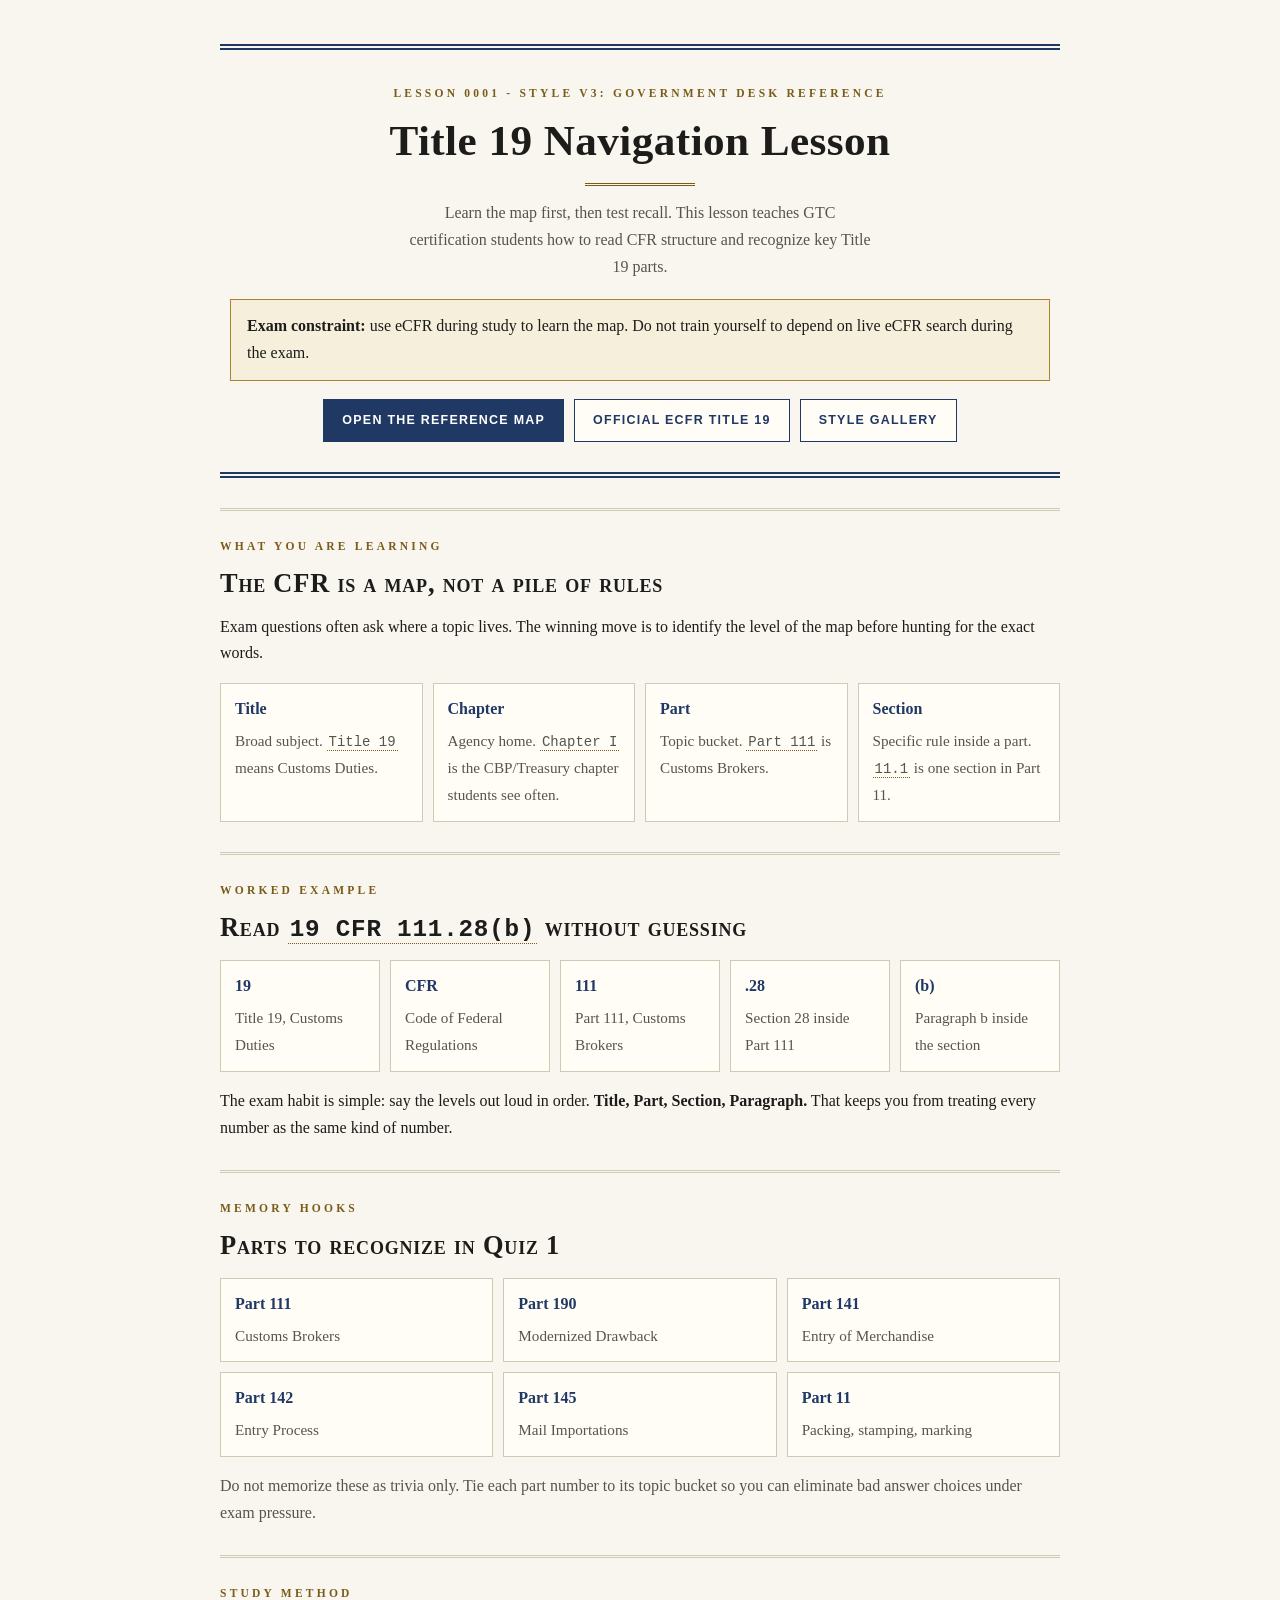
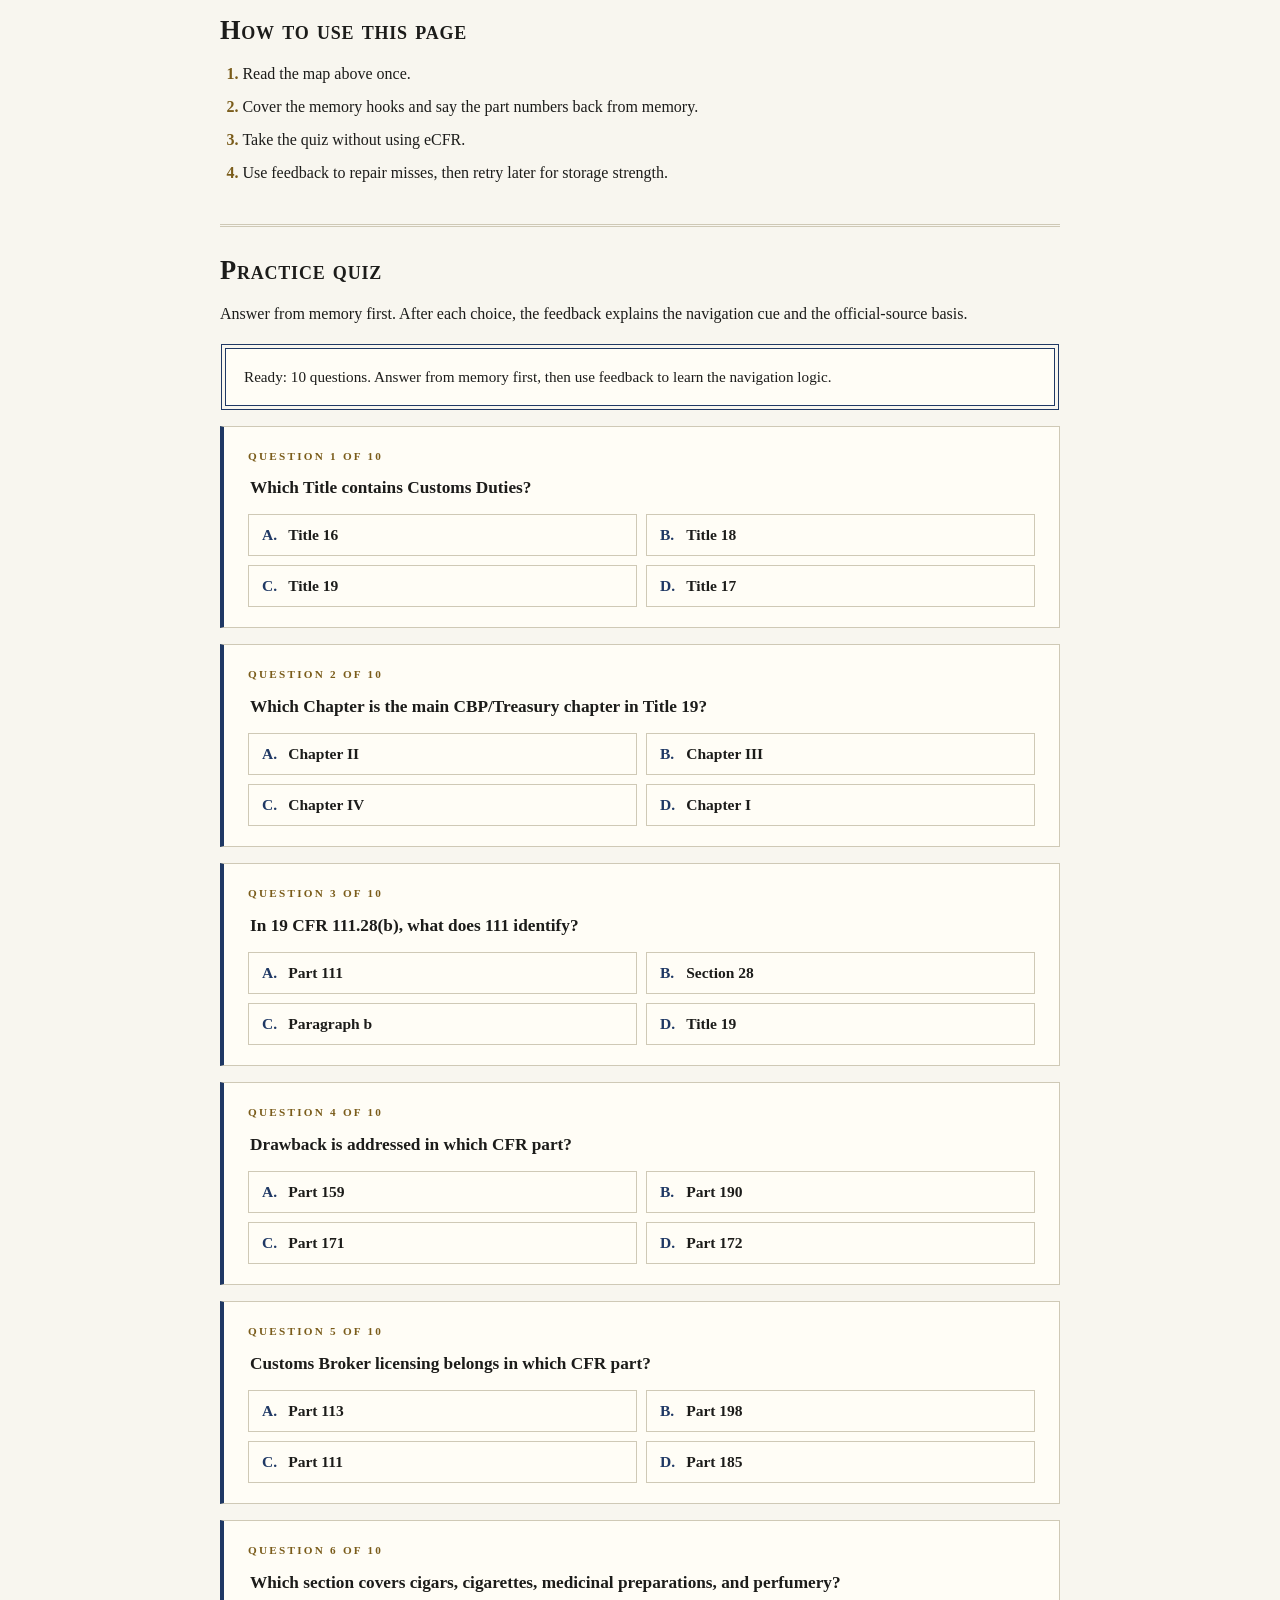
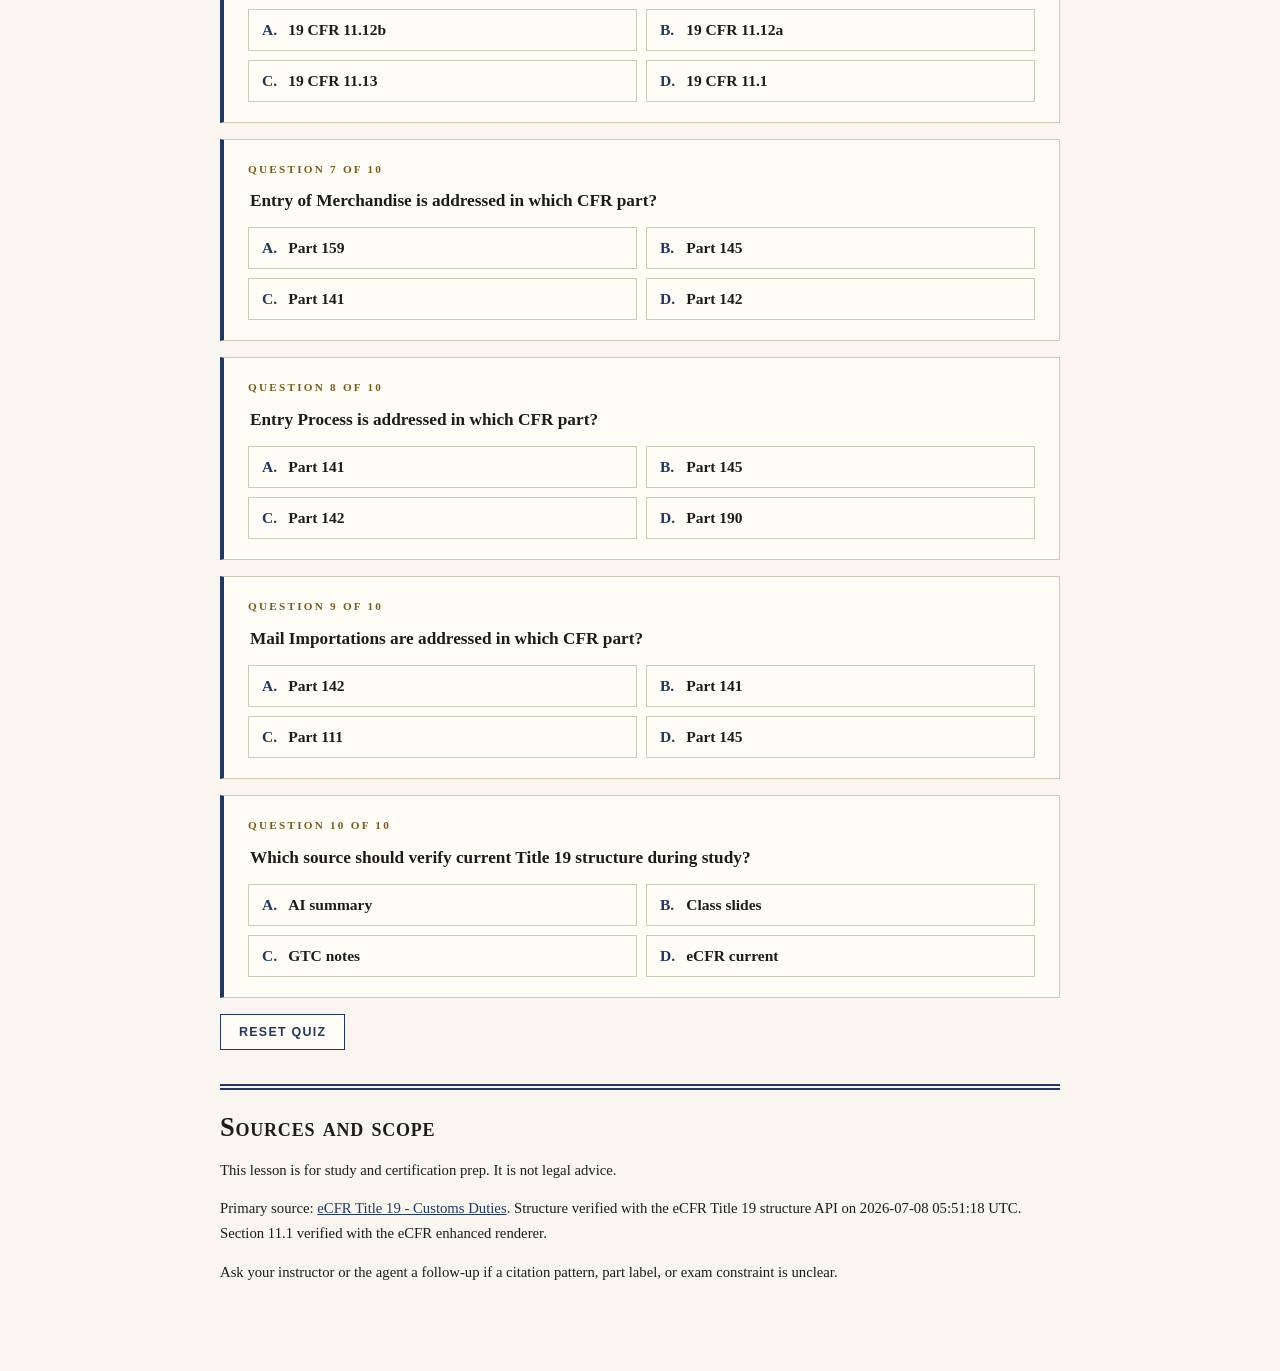
<file: lessons/archive/0001-title-19-navigation-quiz-style-v3.html>
<!doctype html>
<html lang="en">
<head>
  <meta charset="utf-8">
  <meta name="viewport" content="width=device-width, initial-scale=1">
  <title>Lesson 0001 - Title 19 Navigation - Style V3 (Government Desk Reference)</title>
  <link rel="stylesheet" href="../../assets/archive/assets-v3/style.css">
</head>
<body>
  <main>
    <section class="hero">
      <p class="eyebrow">Lesson 0001 - Style V3: Government Desk Reference</p>
      <h1>Title 19 Navigation Lesson</h1>
      <p class="muted">Learn the map first, then test recall. This lesson teaches GTC certification students how to read CFR structure and recognize key Title 19 parts.</p>
      <div class="warning"><strong>Exam constraint:</strong> use eCFR during study to learn the map. Do not train yourself to depend on live eCFR search during the exam.</div>
      <div class="button-row">
        <a class="primary-button" href="../../reference/title-19-navigation-map.html">Open the reference map</a>
        <a class="primary-button secondary" href="https://www.ecfr.gov/current/title-19">Official eCFR Title 19</a>
        <a class="primary-button secondary" href="0001-style-gallery.html">Style gallery</a>
      </div>
    </section>

    <section class="lesson-block">
      <p class="eyebrow">What you are learning</p>
      <h2>The CFR is a map, not a pile of rules</h2>
      <p>Exam questions often ask where a topic lives. The winning move is to identify the level of the map before hunting for the exact words.</p>
      <div class="route-steps" aria-label="CFR navigation route">
        <div><strong>Title</strong><span>Broad subject. <code>Title 19</code> means Customs Duties.</span></div>
        <div><strong>Chapter</strong><span>Agency home. <code>Chapter I</code> is the CBP/Treasury chapter students see often.</span></div>
        <div><strong>Part</strong><span>Topic bucket. <code>Part 111</code> is Customs Brokers.</span></div>
        <div><strong>Section</strong><span>Specific rule inside a part. <code>11.1</code> is one section in Part 11.</span></div>
      </div>
    </section>

    <section class="lesson-block">
      <p class="eyebrow">Worked example</p>
      <h2>Read <code>19 CFR 111.28(b)</code> without guessing</h2>
      <div class="example-grid">
        <div><strong>19</strong><span>Title 19, Customs Duties</span></div>
        <div><strong>CFR</strong><span>Code of Federal Regulations</span></div>
        <div><strong>111</strong><span>Part 111, Customs Brokers</span></div>
        <div><strong>.28</strong><span>Section 28 inside Part 111</span></div>
        <div><strong>(b)</strong><span>Paragraph b inside the section</span></div>
      </div>
      <p>The exam habit is simple: say the levels out loud in order. <strong>Title, Part, Section, Paragraph.</strong> That keeps you from treating every number as the same kind of number.</p>
    </section>

    <section class="lesson-block">
      <p class="eyebrow">Memory hooks</p>
      <h2>Parts to recognize in Quiz 1</h2>
      <div class="memory-grid">
        <div><strong>Part 111</strong><span>Customs Brokers</span></div>
        <div><strong>Part 190</strong><span>Modernized Drawback</span></div>
        <div><strong>Part 141</strong><span>Entry of Merchandise</span></div>
        <div><strong>Part 142</strong><span>Entry Process</span></div>
        <div><strong>Part 145</strong><span>Mail Importations</span></div>
        <div><strong>Part 11</strong><span>Packing, stamping, marking</span></div>
      </div>
      <p class="muted">Do not memorize these as trivia only. Tie each part number to its topic bucket so you can eliminate bad answer choices under exam pressure.</p>
    </section>

    <section class="lesson-block">
      <p class="eyebrow">Study method</p>
      <h2>How to use this page</h2>
      <ol class="compact-list">
        <li>Read the map above once.</li>
        <li>Cover the memory hooks and say the part numbers back from memory.</li>
        <li>Take the quiz without using eCFR.</li>
        <li>Use feedback to repair misses, then retry later for storage strength.</li>
      </ol>
    </section>

    <section class="quiz-shell">
      <h2>Practice quiz</h2>
      <p>Answer from memory first. After each choice, the feedback explains the navigation cue and the official-source basis.</p>
      <div id="quiz-root"></div>
    </section>

    <section class="source-note">
      <h2>Sources and scope</h2>
      <p>This lesson is for study and certification prep. It is not legal advice.</p>
      <p>Primary source: <a href="https://www.ecfr.gov/current/title-19">eCFR Title 19 - Customs Duties</a>. Structure verified with the eCFR Title 19 structure API on 2026-07-08 05:51:18 UTC. Section 11.1 verified with the eCFR enhanced renderer.</p>
      <p>Ask your instructor or the agent a follow-up if a citation pattern, part label, or exam constraint is unclear.</p>
    </section>
  </main>

  <script>
    window.quizData = {
  "title": "Title 19 Navigation Quiz 1",
  "description": "Practice reading CFR structure and recognizing high-value Title 19 parts.",
  "retrieved": "2026-07-08 05:51:18 UTC",
  "questions": [
    {
      "prompt": "Which Title contains Customs Duties?",
      "choices": [
        "Title 16",
        "Title 17",
        "Title 18",
        "Title 19"
      ],
      "answer": 3,
      "feedback": "Title 19 is labeled Customs Duties in the current eCFR. Start every citation by identifying the Title first.",
      "evidence": "eCFR Title 19 structure API: identifier 19, label Customs Duties."
    },
    {
      "prompt": "Which Chapter is the main CBP/Treasury chapter in Title 19?",
      "choices": [
        "Chapter I",
        "Chapter II",
        "Chapter III",
        "Chapter IV"
      ],
      "answer": 0,
      "feedback": "Chapter I is U.S. Customs and Border Protection, Department of Homeland Security; Department of the Treasury. That is the main customs chapter for these navigation questions.",
      "evidence": "eCFR Title 19 structure API: Chapter I label."
    },
    {
      "prompt": "In 19 CFR 111.28(b), what does 111 identify?",
      "choices": [
        "Title 19",
        "Part 111",
        "Section 28",
        "Paragraph b"
      ],
      "answer": 1,
      "feedback": "Read the pattern as Title CFR Part.Section(paragraph). In 19 CFR 111.28(b), 111 is the Part, 28 is the Section, and b is the paragraph.",
      "evidence": "CFR citation format preserved in source input and used in eCFR section paths."
    },
    {
      "prompt": "Drawback is addressed in which CFR part?",
      "choices": [
        "Part 190",
        "Part 172",
        "Part 171",
        "Part 159"
      ],
      "answer": 0,
      "feedback": "Part 190 is labeled Modernized Drawback. The other options are nearby penalty, claim, and liquidation topics.",
      "evidence": "eCFR Title 19 structure API: Part 190 - Modernized Drawback."
    },
    {
      "prompt": "Customs Broker licensing belongs in which CFR part?",
      "choices": [
        "Part 111",
        "Part 113",
        "Part 185",
        "Part 198"
      ],
      "answer": 0,
      "feedback": "Part 111 is labeled Customs Brokers. If the question says broker licensing or broker regulations, think Part 111 first.",
      "evidence": "eCFR Title 19 structure API: Part 111 - Customs Brokers."
    },
    {
      "prompt": "Which section covers cigars, cigarettes, medicinal preparations, and perfumery?",
      "choices": [
        "19 CFR 11.1",
        "19 CFR 11.12a",
        "19 CFR 11.12b",
        "19 CFR 11.13"
      ],
      "answer": 0,
      "feedback": "19 CFR 11.1 is headed Cigars, cigarettes, medicinal preparations, and perfumery. This is the official-section version of the sample Part 11.1 question.",
      "evidence": "eCFR renderer: section 11.1 heading."
    },
    {
      "prompt": "Entry of Merchandise is addressed in which CFR part?",
      "choices": [
        "Part 141",
        "Part 142",
        "Part 145",
        "Part 159"
      ],
      "answer": 0,
      "feedback": "Part 141 is labeled Entry of Merchandise. Pair it mentally with Part 142, Entry Process.",
      "evidence": "eCFR Title 19 structure API: Part 141 - Entry of Merchandise."
    },
    {
      "prompt": "Entry Process is addressed in which CFR part?",
      "choices": [
        "Part 142",
        "Part 141",
        "Part 145",
        "Part 190"
      ],
      "answer": 0,
      "feedback": "Part 142 is labeled Entry Process. It sits next to Part 141, Entry of Merchandise, so students should learn them as a pair.",
      "evidence": "eCFR Title 19 structure API: Part 142 - Entry Process."
    },
    {
      "prompt": "Mail Importations are addressed in which CFR part?",
      "choices": [
        "Part 145",
        "Part 141",
        "Part 142",
        "Part 111"
      ],
      "answer": 0,
      "feedback": "Part 145 is labeled Mail Importations. The part number itself is the recall target here.",
      "evidence": "eCFR Title 19 structure API: Part 145 - Mail Importations."
    },
    {
      "prompt": "Which source should verify current Title 19 structure during study?",
      "choices": [
        "eCFR current",
        "GTC notes",
        "AI summary",
        "Class slides"
      ],
      "answer": 0,
      "feedback": "Use the current eCFR as the official source during study. GTC notes and AI summaries can help, but the answer key should trace back to government-source text.",
      "evidence": "Mission and resources require official government-source grounding, especially current eCFR."
    }
  ]
};
  </script>
  <script src="../../assets/quiz.js"></script>
</body>
</html>
</file>
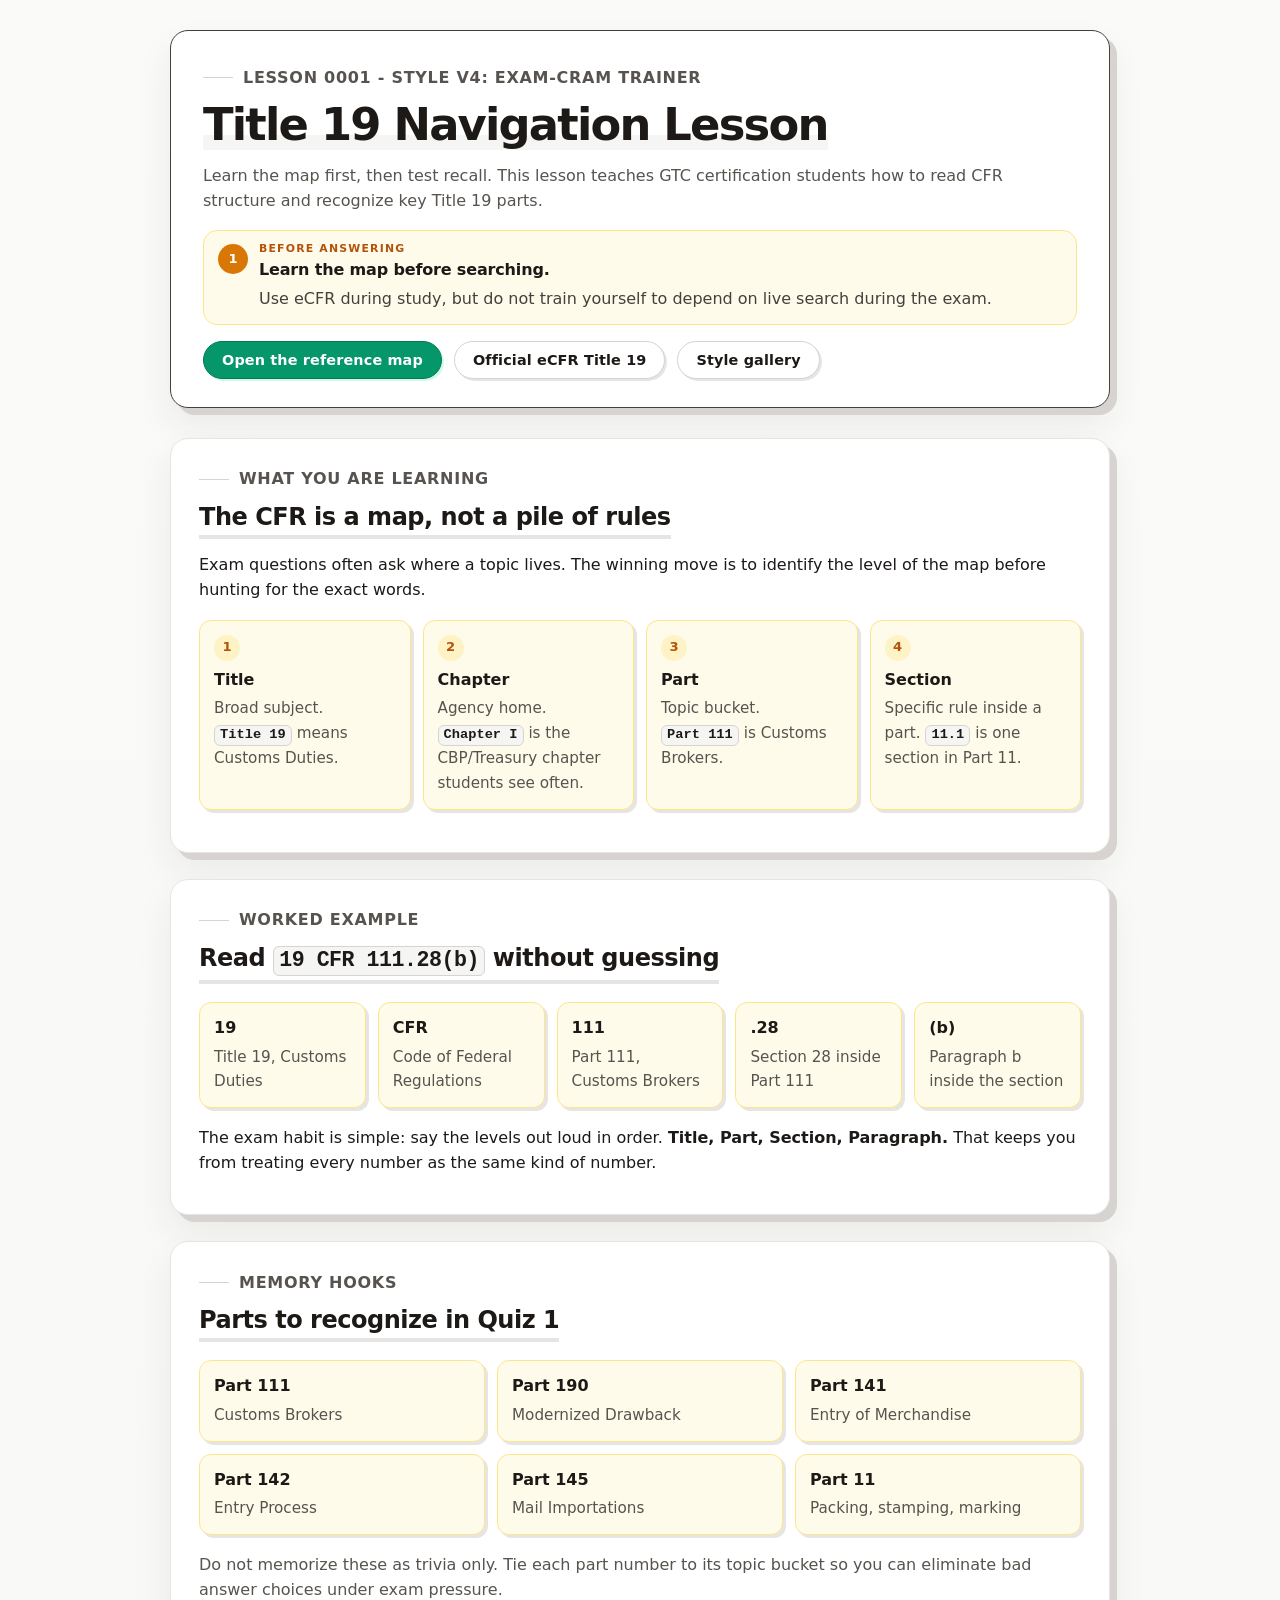
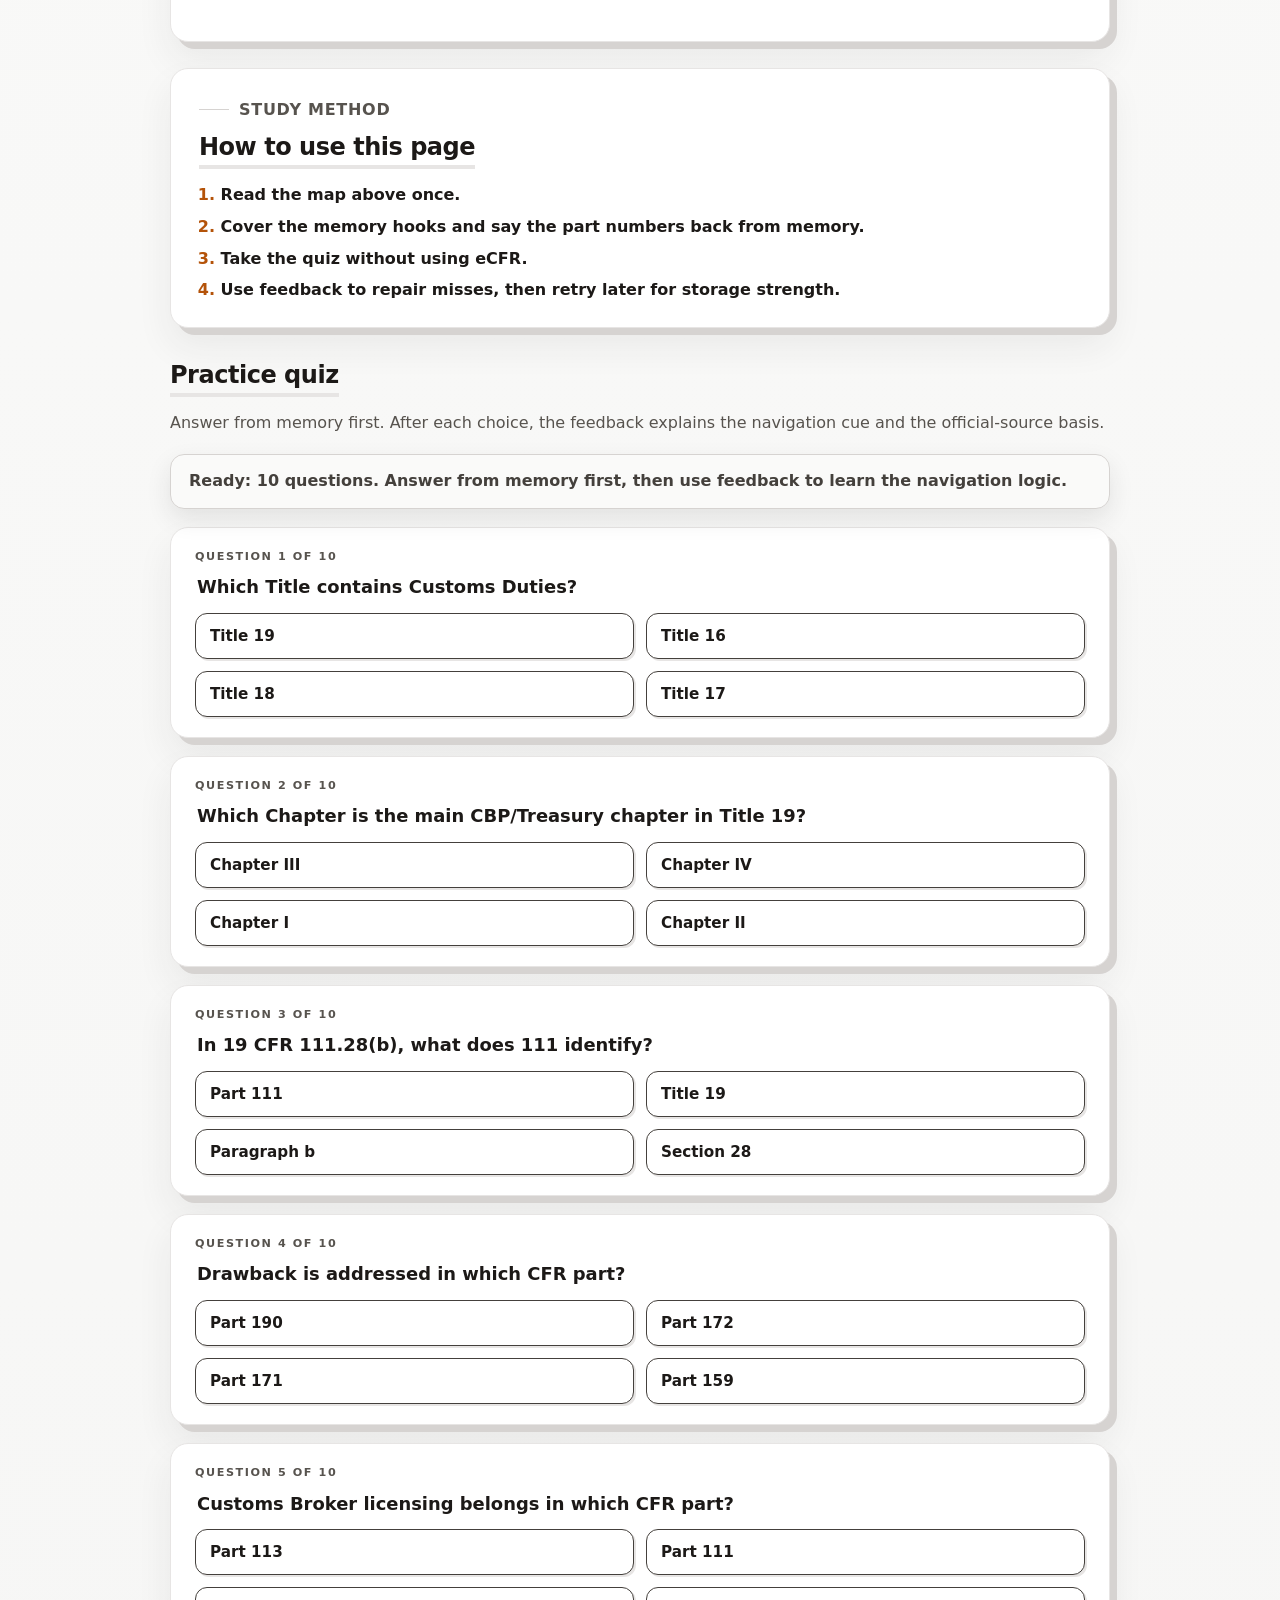
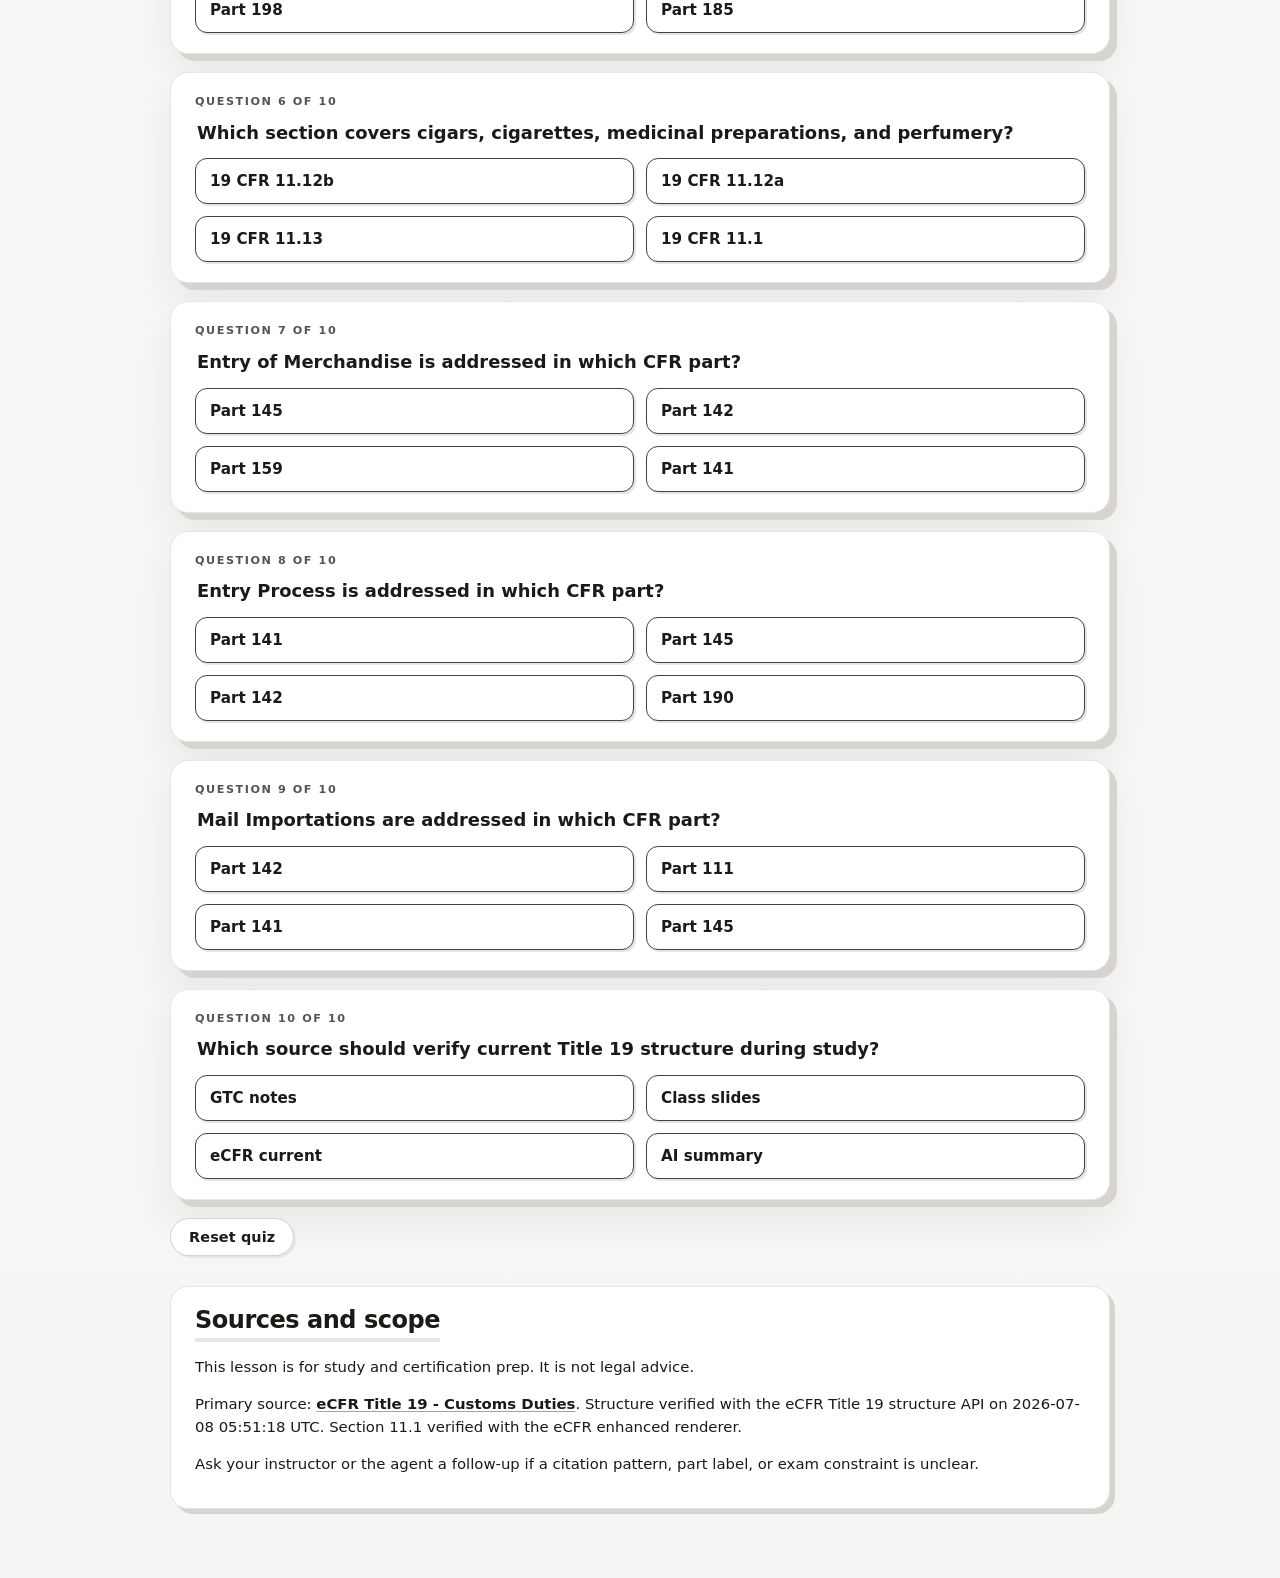
<file: lessons/archive/0001-title-19-navigation-quiz-style-v4.html>
<!doctype html>
<html lang="en">
<head>
  <meta charset="utf-8">
  <meta name="viewport" content="width=device-width, initial-scale=1">
  <title>Lesson 0001 - Title 19 Navigation - Style V4 (Exam-Cram Trainer)</title>
  <link rel="stylesheet" href="../../assets/archive/assets-v4/style.css">
</head>
<body>
  <main>
    <section class="hero">
      <p class="eyebrow">Lesson 0001 - Style V4: Exam-Cram Trainer</p>
      <h1>Title 19 Navigation Lesson</h1>
      <p class="muted">Learn the map first, then test recall. This lesson teaches GTC certification students how to read CFR structure and recognize key Title 19 parts.</p>
      <div class="read-card step-cue">
        <div class="step-row">
          <span class="step-dot">1</span>
          <div>
            <span class="step-label">Before answering</span>
            <strong>Learn the map before searching.</strong>
            <p>Use eCFR during study, but do not train yourself to depend on live search during the exam.</p>
          </div>
        </div>
      </div>
      <div class="button-row">
        <a class="primary-button" href="../../reference/title-19-navigation-map.html">Open the reference map</a>
        <a class="primary-button secondary" href="https://www.ecfr.gov/current/title-19">Official eCFR Title 19</a>
        <a class="primary-button secondary" href="0001-style-gallery.html">Style gallery</a>
      </div>
    </section>

    <section class="lesson-block">
      <p class="eyebrow">What you are learning</p>
      <h2>The CFR is a map, not a pile of rules</h2>
      <p>Exam questions often ask where a topic lives. The winning move is to identify the level of the map before hunting for the exact words.</p>
      <div class="route-steps" aria-label="CFR navigation route">
        <div><strong>Title</strong><span>Broad subject. <code>Title 19</code> means Customs Duties.</span></div>
        <div><strong>Chapter</strong><span>Agency home. <code>Chapter I</code> is the CBP/Treasury chapter students see often.</span></div>
        <div><strong>Part</strong><span>Topic bucket. <code>Part 111</code> is Customs Brokers.</span></div>
        <div><strong>Section</strong><span>Specific rule inside a part. <code>11.1</code> is one section in Part 11.</span></div>
      </div>
    </section>

    <section class="lesson-block">
      <p class="eyebrow">Worked example</p>
      <h2>Read <code>19 CFR 111.28(b)</code> without guessing</h2>
      <div class="example-grid">
        <div><strong>19</strong><span>Title 19, Customs Duties</span></div>
        <div><strong>CFR</strong><span>Code of Federal Regulations</span></div>
        <div><strong>111</strong><span>Part 111, Customs Brokers</span></div>
        <div><strong>.28</strong><span>Section 28 inside Part 111</span></div>
        <div><strong>(b)</strong><span>Paragraph b inside the section</span></div>
      </div>
      <p>The exam habit is simple: say the levels out loud in order. <strong>Title, Part, Section, Paragraph.</strong> That keeps you from treating every number as the same kind of number.</p>
    </section>

    <section class="lesson-block">
      <p class="eyebrow">Memory hooks</p>
      <h2>Parts to recognize in Quiz 1</h2>
      <div class="memory-grid">
        <div><strong>Part 111</strong><span>Customs Brokers</span></div>
        <div><strong>Part 190</strong><span>Modernized Drawback</span></div>
        <div><strong>Part 141</strong><span>Entry of Merchandise</span></div>
        <div><strong>Part 142</strong><span>Entry Process</span></div>
        <div><strong>Part 145</strong><span>Mail Importations</span></div>
        <div><strong>Part 11</strong><span>Packing, stamping, marking</span></div>
      </div>
      <p class="muted">Do not memorize these as trivia only. Tie each part number to its topic bucket so you can eliminate bad answer choices under exam pressure.</p>
    </section>

    <section class="lesson-block">
      <p class="eyebrow">Study method</p>
      <h2>How to use this page</h2>
      <ol class="compact-list">
        <li>Read the map above once.</li>
        <li>Cover the memory hooks and say the part numbers back from memory.</li>
        <li>Take the quiz without using eCFR.</li>
        <li>Use feedback to repair misses, then retry later for storage strength.</li>
      </ol>
    </section>

    <section class="quiz-shell">
      <h2>Practice quiz</h2>
      <p>Answer from memory first. After each choice, the feedback explains the navigation cue and the official-source basis.</p>
      <div id="quiz-root"></div>
    </section>

    <section class="source-note">
      <h2>Sources and scope</h2>
      <p>This lesson is for study and certification prep. It is not legal advice.</p>
      <p>Primary source: <a href="https://www.ecfr.gov/current/title-19">eCFR Title 19 - Customs Duties</a>. Structure verified with the eCFR Title 19 structure API on 2026-07-08 05:51:18 UTC. Section 11.1 verified with the eCFR enhanced renderer.</p>
      <p>Ask your instructor or the agent a follow-up if a citation pattern, part label, or exam constraint is unclear.</p>
    </section>
  </main>

  <script>
    window.quizData = {
  "title": "Title 19 Navigation Quiz 1",
  "description": "Practice reading CFR structure and recognizing high-value Title 19 parts.",
  "retrieved": "2026-07-08 05:51:18 UTC",
  "questions": [
    {
      "prompt": "Which Title contains Customs Duties?",
      "choices": [
        "Title 16",
        "Title 17",
        "Title 18",
        "Title 19"
      ],
      "answer": 3,
      "feedback": "Title 19 is labeled Customs Duties in the current eCFR. Start every citation by identifying the Title first.",
      "evidence": "eCFR Title 19 structure API: identifier 19, label Customs Duties."
    },
    {
      "prompt": "Which Chapter is the main CBP/Treasury chapter in Title 19?",
      "choices": [
        "Chapter I",
        "Chapter II",
        "Chapter III",
        "Chapter IV"
      ],
      "answer": 0,
      "feedback": "Chapter I is U.S. Customs and Border Protection, Department of Homeland Security; Department of the Treasury. That is the main customs chapter for these navigation questions.",
      "evidence": "eCFR Title 19 structure API: Chapter I label."
    },
    {
      "prompt": "In 19 CFR 111.28(b), what does 111 identify?",
      "choices": [
        "Title 19",
        "Part 111",
        "Section 28",
        "Paragraph b"
      ],
      "answer": 1,
      "feedback": "Read the pattern as Title CFR Part.Section(paragraph). In 19 CFR 111.28(b), 111 is the Part, 28 is the Section, and b is the paragraph.",
      "evidence": "CFR citation format preserved in source input and used in eCFR section paths."
    },
    {
      "prompt": "Drawback is addressed in which CFR part?",
      "choices": [
        "Part 190",
        "Part 172",
        "Part 171",
        "Part 159"
      ],
      "answer": 0,
      "feedback": "Part 190 is labeled Modernized Drawback. The other options are nearby penalty, claim, and liquidation topics.",
      "evidence": "eCFR Title 19 structure API: Part 190 - Modernized Drawback."
    },
    {
      "prompt": "Customs Broker licensing belongs in which CFR part?",
      "choices": [
        "Part 111",
        "Part 113",
        "Part 185",
        "Part 198"
      ],
      "answer": 0,
      "feedback": "Part 111 is labeled Customs Brokers. If the question says broker licensing or broker regulations, think Part 111 first.",
      "evidence": "eCFR Title 19 structure API: Part 111 - Customs Brokers."
    },
    {
      "prompt": "Which section covers cigars, cigarettes, medicinal preparations, and perfumery?",
      "choices": [
        "19 CFR 11.1",
        "19 CFR 11.12a",
        "19 CFR 11.12b",
        "19 CFR 11.13"
      ],
      "answer": 0,
      "feedback": "19 CFR 11.1 is headed Cigars, cigarettes, medicinal preparations, and perfumery. This is the official-section version of the sample Part 11.1 question.",
      "evidence": "eCFR renderer: section 11.1 heading."
    },
    {
      "prompt": "Entry of Merchandise is addressed in which CFR part?",
      "choices": [
        "Part 141",
        "Part 142",
        "Part 145",
        "Part 159"
      ],
      "answer": 0,
      "feedback": "Part 141 is labeled Entry of Merchandise. Pair it mentally with Part 142, Entry Process.",
      "evidence": "eCFR Title 19 structure API: Part 141 - Entry of Merchandise."
    },
    {
      "prompt": "Entry Process is addressed in which CFR part?",
      "choices": [
        "Part 142",
        "Part 141",
        "Part 145",
        "Part 190"
      ],
      "answer": 0,
      "feedback": "Part 142 is labeled Entry Process. It sits next to Part 141, Entry of Merchandise, so students should learn them as a pair.",
      "evidence": "eCFR Title 19 structure API: Part 142 - Entry Process."
    },
    {
      "prompt": "Mail Importations are addressed in which CFR part?",
      "choices": [
        "Part 145",
        "Part 141",
        "Part 142",
        "Part 111"
      ],
      "answer": 0,
      "feedback": "Part 145 is labeled Mail Importations. The part number itself is the recall target here.",
      "evidence": "eCFR Title 19 structure API: Part 145 - Mail Importations."
    },
    {
      "prompt": "Which source should verify current Title 19 structure during study?",
      "choices": [
        "eCFR current",
        "GTC notes",
        "AI summary",
        "Class slides"
      ],
      "answer": 0,
      "feedback": "Use the current eCFR as the official source during study. GTC notes and AI summaries can help, but the answer key should trace back to government-source text.",
      "evidence": "Mission and resources require official government-source grounding, especially current eCFR."
    }
  ]
};
  </script>
  <script src="../../assets/quiz.js"></script>
</body>
</html>
</file>
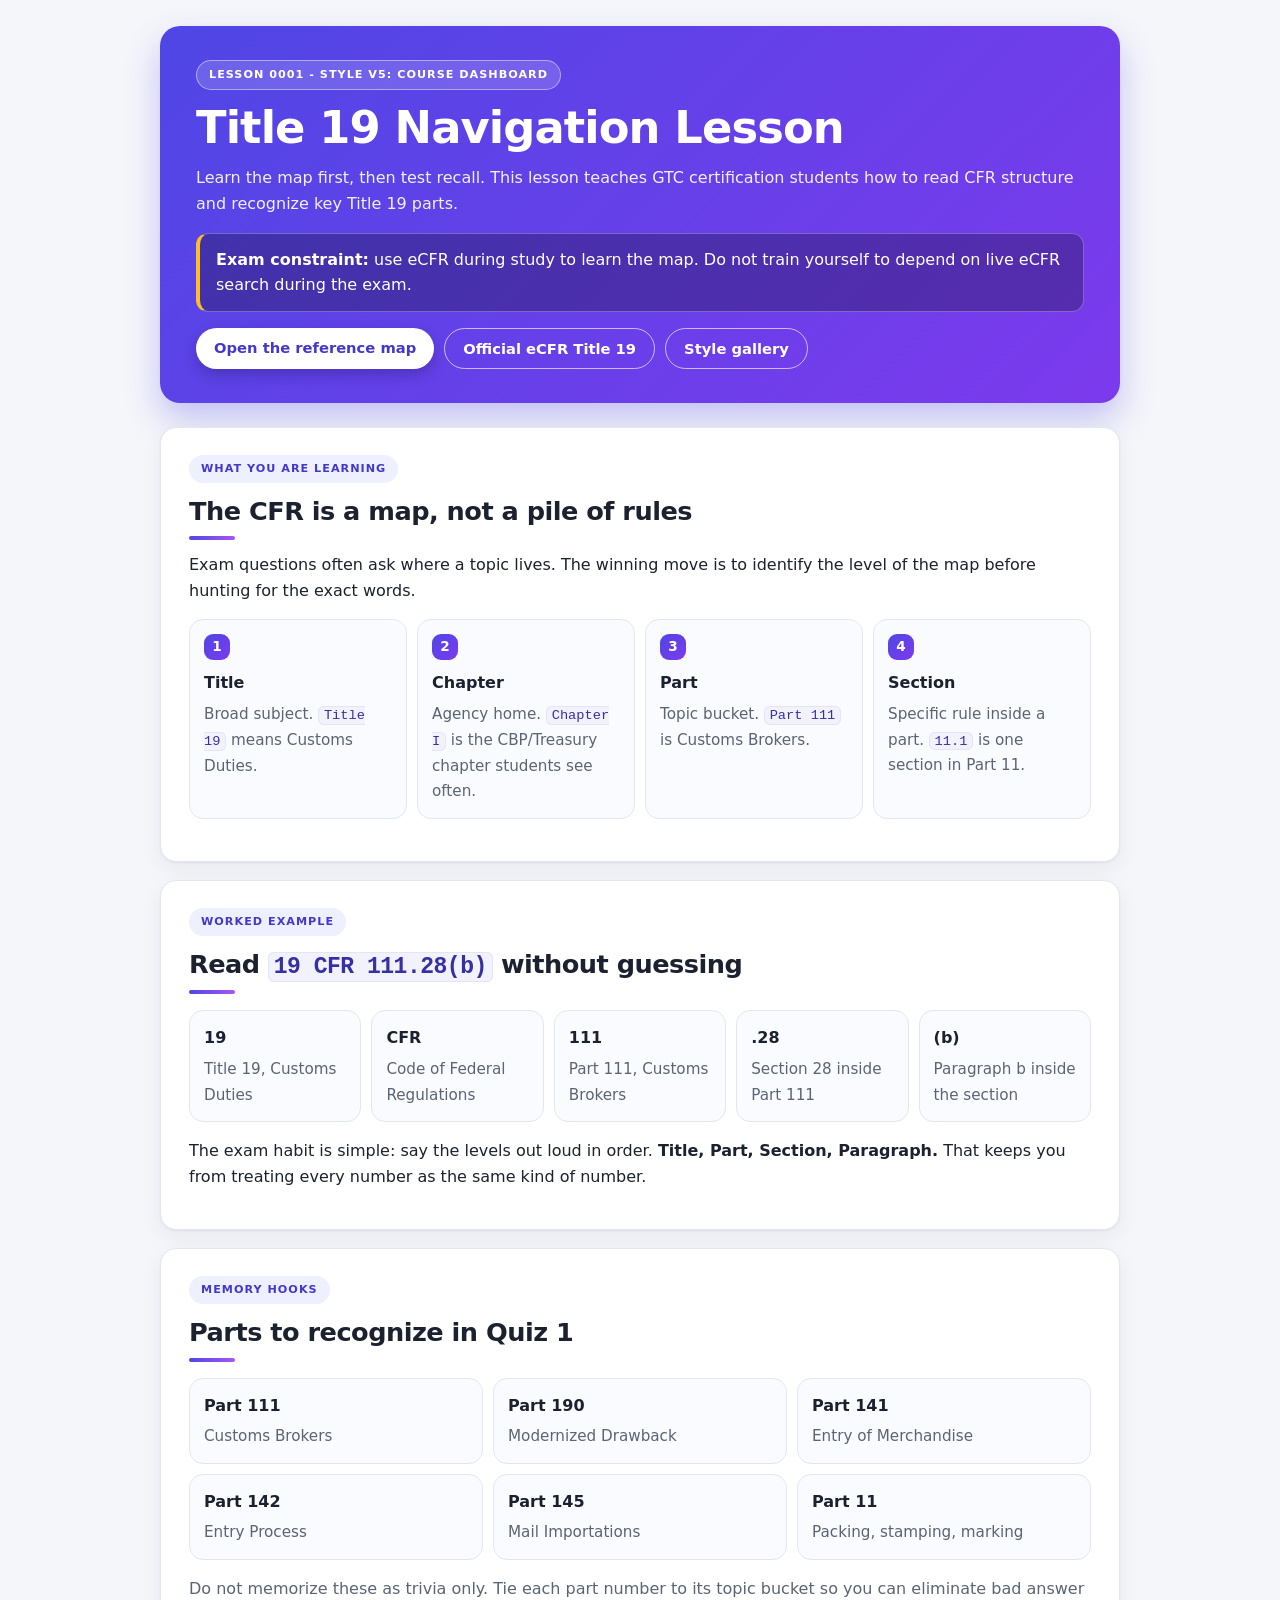
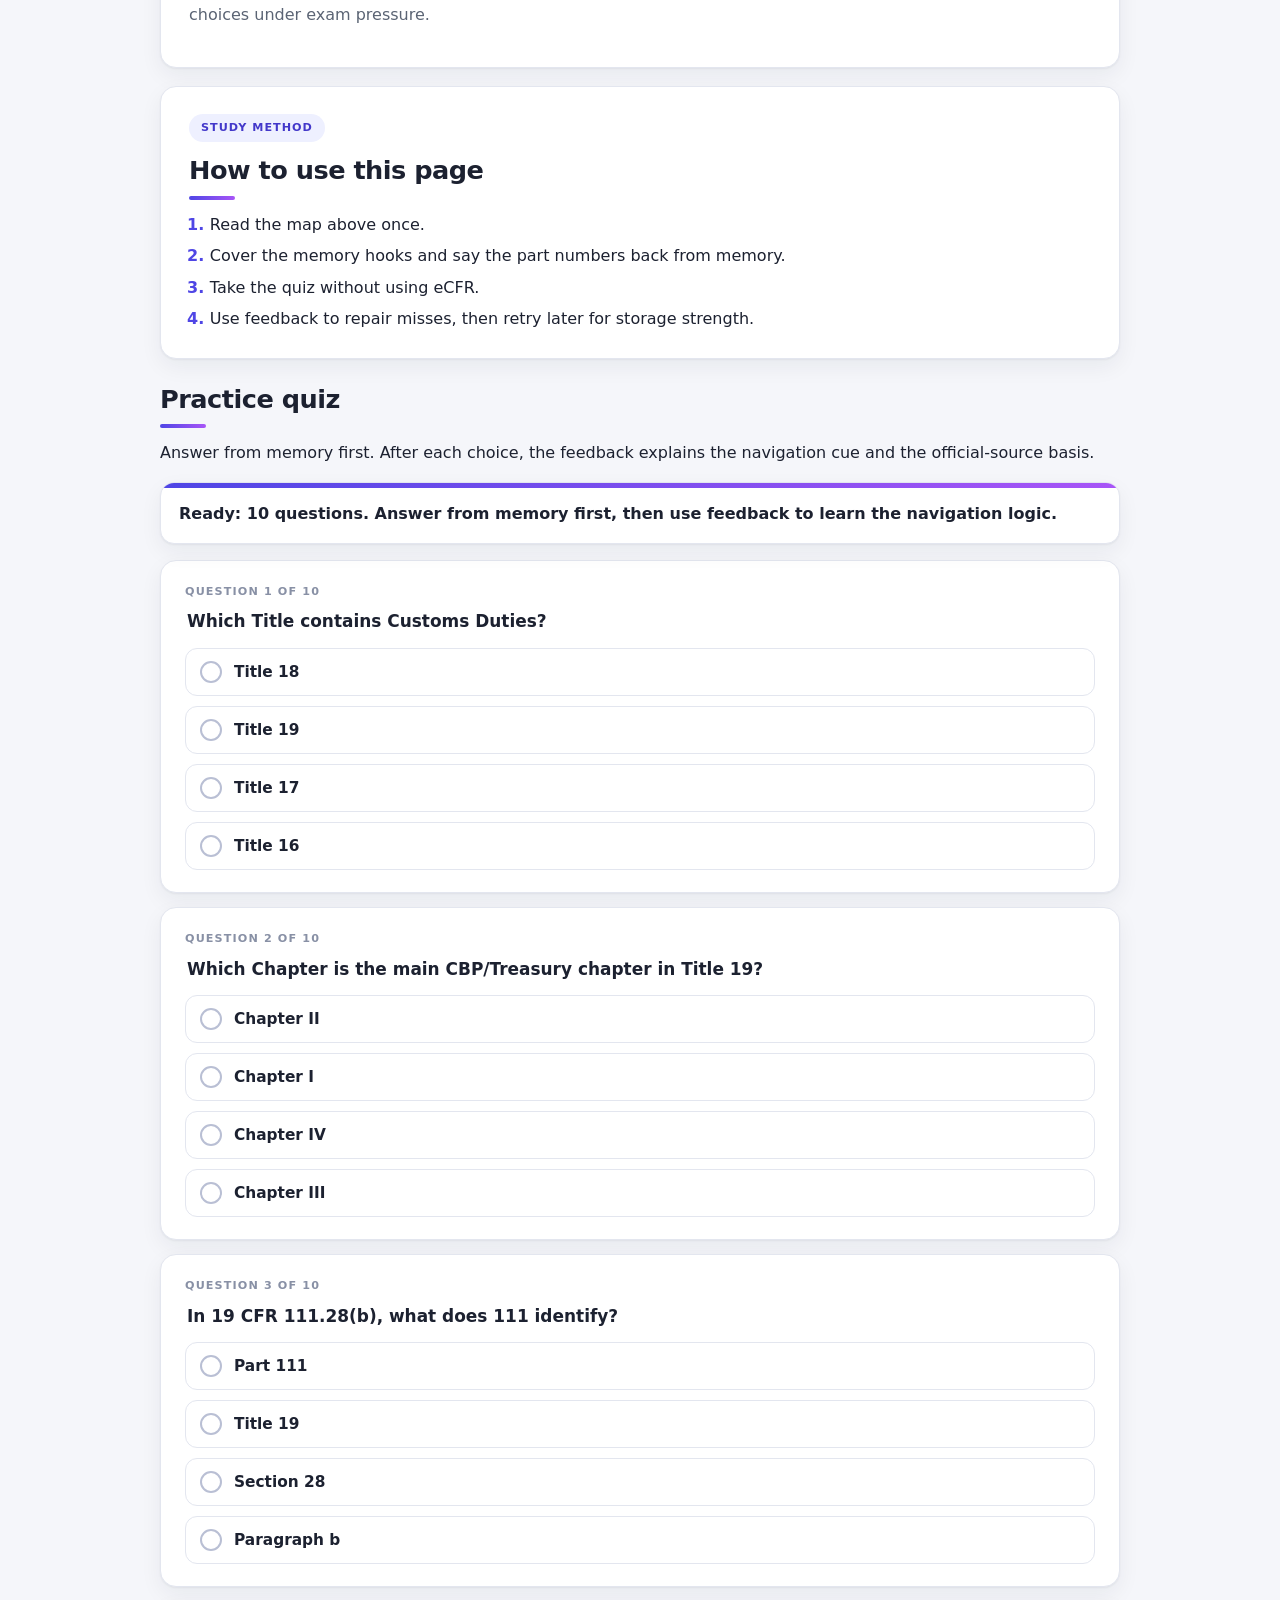
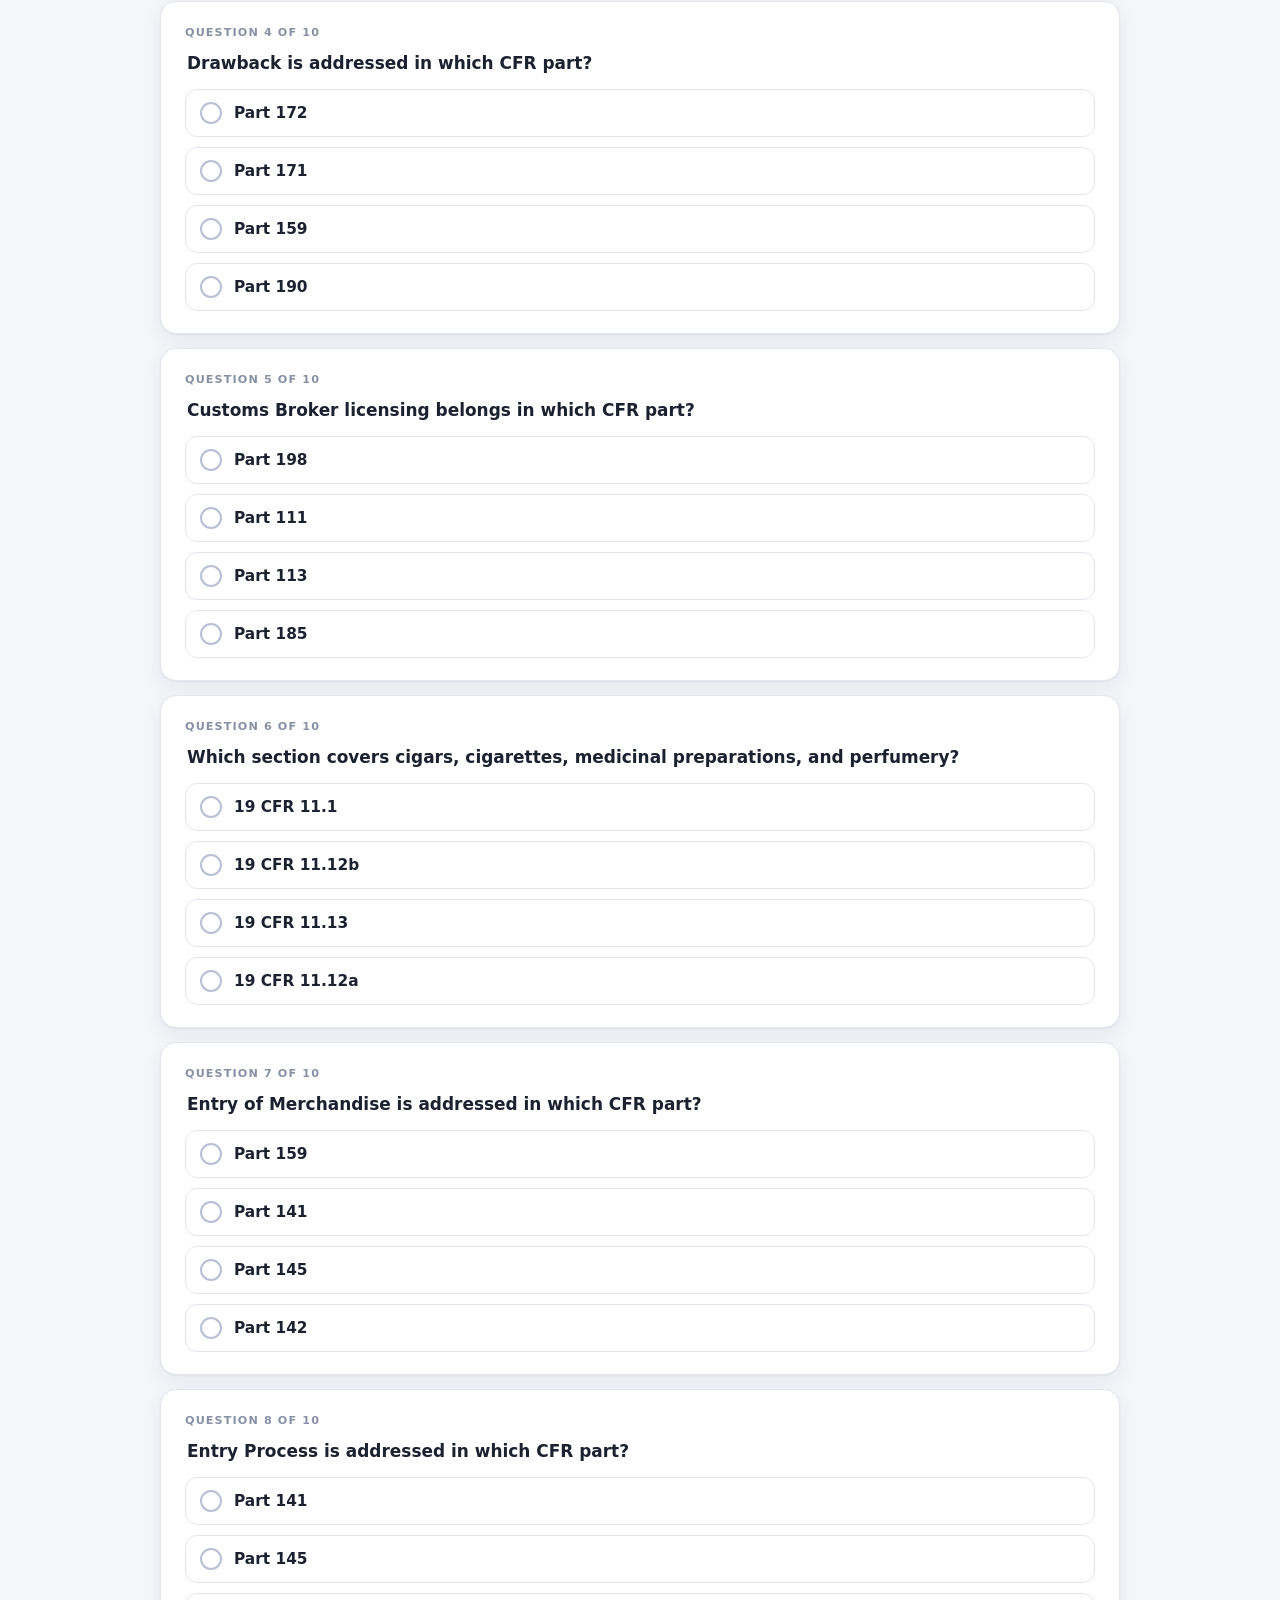
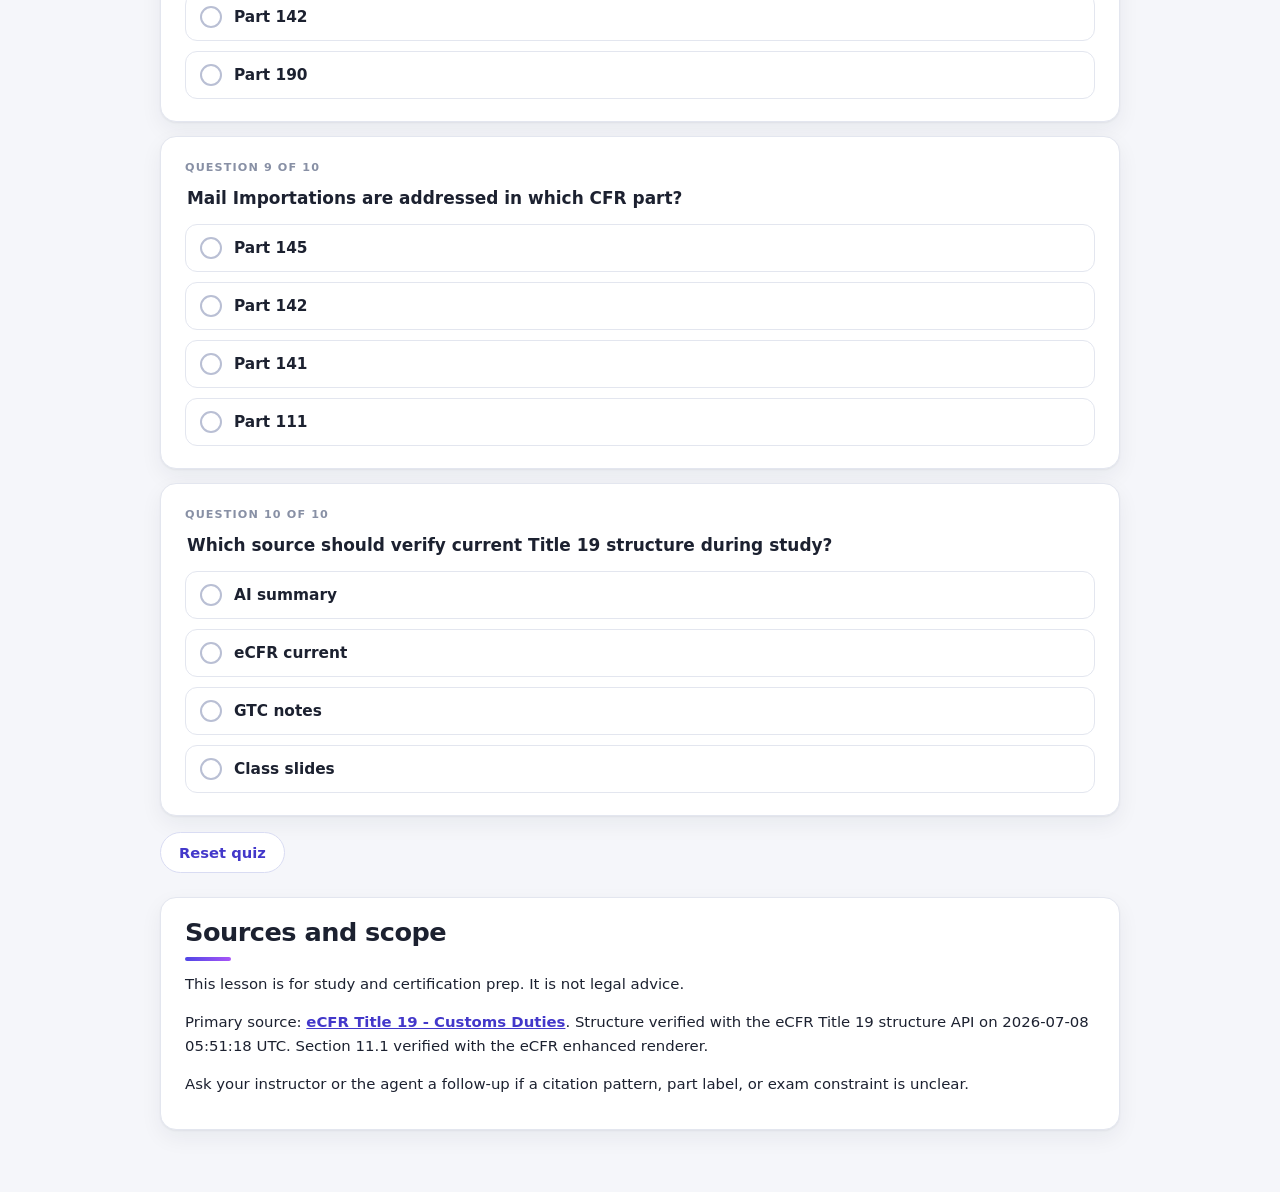
<file: lessons/archive/0001-title-19-navigation-quiz-style-v5.html>
<!doctype html>
<html lang="en">
<head>
  <meta charset="utf-8">
  <meta name="viewport" content="width=device-width, initial-scale=1">
  <title>Lesson 0001 - Title 19 Navigation - Style V5 (Course Dashboard)</title>
  <link rel="stylesheet" href="../../assets/archive/assets-v5/style.css">
</head>
<body>
  <main>
    <section class="hero">
      <p class="eyebrow">Lesson 0001 - Style V5: Course Dashboard</p>
      <h1>Title 19 Navigation Lesson</h1>
      <p class="muted">Learn the map first, then test recall. This lesson teaches GTC certification students how to read CFR structure and recognize key Title 19 parts.</p>
      <div class="warning"><strong>Exam constraint:</strong> use eCFR during study to learn the map. Do not train yourself to depend on live eCFR search during the exam.</div>
      <div class="button-row">
        <a class="primary-button" href="../../reference/title-19-navigation-map.html">Open the reference map</a>
        <a class="primary-button secondary" href="https://www.ecfr.gov/current/title-19">Official eCFR Title 19</a>
        <a class="primary-button secondary" href="0001-style-gallery.html">Style gallery</a>
      </div>
    </section>

    <section class="lesson-block">
      <p class="eyebrow">What you are learning</p>
      <h2>The CFR is a map, not a pile of rules</h2>
      <p>Exam questions often ask where a topic lives. The winning move is to identify the level of the map before hunting for the exact words.</p>
      <div class="route-steps" aria-label="CFR navigation route">
        <div><strong>Title</strong><span>Broad subject. <code>Title 19</code> means Customs Duties.</span></div>
        <div><strong>Chapter</strong><span>Agency home. <code>Chapter I</code> is the CBP/Treasury chapter students see often.</span></div>
        <div><strong>Part</strong><span>Topic bucket. <code>Part 111</code> is Customs Brokers.</span></div>
        <div><strong>Section</strong><span>Specific rule inside a part. <code>11.1</code> is one section in Part 11.</span></div>
      </div>
    </section>

    <section class="lesson-block">
      <p class="eyebrow">Worked example</p>
      <h2>Read <code>19 CFR 111.28(b)</code> without guessing</h2>
      <div class="example-grid">
        <div><strong>19</strong><span>Title 19, Customs Duties</span></div>
        <div><strong>CFR</strong><span>Code of Federal Regulations</span></div>
        <div><strong>111</strong><span>Part 111, Customs Brokers</span></div>
        <div><strong>.28</strong><span>Section 28 inside Part 111</span></div>
        <div><strong>(b)</strong><span>Paragraph b inside the section</span></div>
      </div>
      <p>The exam habit is simple: say the levels out loud in order. <strong>Title, Part, Section, Paragraph.</strong> That keeps you from treating every number as the same kind of number.</p>
    </section>

    <section class="lesson-block">
      <p class="eyebrow">Memory hooks</p>
      <h2>Parts to recognize in Quiz 1</h2>
      <div class="memory-grid">
        <div><strong>Part 111</strong><span>Customs Brokers</span></div>
        <div><strong>Part 190</strong><span>Modernized Drawback</span></div>
        <div><strong>Part 141</strong><span>Entry of Merchandise</span></div>
        <div><strong>Part 142</strong><span>Entry Process</span></div>
        <div><strong>Part 145</strong><span>Mail Importations</span></div>
        <div><strong>Part 11</strong><span>Packing, stamping, marking</span></div>
      </div>
      <p class="muted">Do not memorize these as trivia only. Tie each part number to its topic bucket so you can eliminate bad answer choices under exam pressure.</p>
    </section>

    <section class="lesson-block">
      <p class="eyebrow">Study method</p>
      <h2>How to use this page</h2>
      <ol class="compact-list">
        <li>Read the map above once.</li>
        <li>Cover the memory hooks and say the part numbers back from memory.</li>
        <li>Take the quiz without using eCFR.</li>
        <li>Use feedback to repair misses, then retry later for storage strength.</li>
      </ol>
    </section>

    <section class="quiz-shell">
      <h2>Practice quiz</h2>
      <p>Answer from memory first. After each choice, the feedback explains the navigation cue and the official-source basis.</p>
      <div id="quiz-root"></div>
    </section>

    <section class="source-note">
      <h2>Sources and scope</h2>
      <p>This lesson is for study and certification prep. It is not legal advice.</p>
      <p>Primary source: <a href="https://www.ecfr.gov/current/title-19">eCFR Title 19 - Customs Duties</a>. Structure verified with the eCFR Title 19 structure API on 2026-07-08 05:51:18 UTC. Section 11.1 verified with the eCFR enhanced renderer.</p>
      <p>Ask your instructor or the agent a follow-up if a citation pattern, part label, or exam constraint is unclear.</p>
    </section>
  </main>

  <script>
    window.quizData = {
  "title": "Title 19 Navigation Quiz 1",
  "description": "Practice reading CFR structure and recognizing high-value Title 19 parts.",
  "retrieved": "2026-07-08 05:51:18 UTC",
  "questions": [
    {
      "prompt": "Which Title contains Customs Duties?",
      "choices": [
        "Title 16",
        "Title 17",
        "Title 18",
        "Title 19"
      ],
      "answer": 3,
      "feedback": "Title 19 is labeled Customs Duties in the current eCFR. Start every citation by identifying the Title first.",
      "evidence": "eCFR Title 19 structure API: identifier 19, label Customs Duties."
    },
    {
      "prompt": "Which Chapter is the main CBP/Treasury chapter in Title 19?",
      "choices": [
        "Chapter I",
        "Chapter II",
        "Chapter III",
        "Chapter IV"
      ],
      "answer": 0,
      "feedback": "Chapter I is U.S. Customs and Border Protection, Department of Homeland Security; Department of the Treasury. That is the main customs chapter for these navigation questions.",
      "evidence": "eCFR Title 19 structure API: Chapter I label."
    },
    {
      "prompt": "In 19 CFR 111.28(b), what does 111 identify?",
      "choices": [
        "Title 19",
        "Part 111",
        "Section 28",
        "Paragraph b"
      ],
      "answer": 1,
      "feedback": "Read the pattern as Title CFR Part.Section(paragraph). In 19 CFR 111.28(b), 111 is the Part, 28 is the Section, and b is the paragraph.",
      "evidence": "CFR citation format preserved in source input and used in eCFR section paths."
    },
    {
      "prompt": "Drawback is addressed in which CFR part?",
      "choices": [
        "Part 190",
        "Part 172",
        "Part 171",
        "Part 159"
      ],
      "answer": 0,
      "feedback": "Part 190 is labeled Modernized Drawback. The other options are nearby penalty, claim, and liquidation topics.",
      "evidence": "eCFR Title 19 structure API: Part 190 - Modernized Drawback."
    },
    {
      "prompt": "Customs Broker licensing belongs in which CFR part?",
      "choices": [
        "Part 111",
        "Part 113",
        "Part 185",
        "Part 198"
      ],
      "answer": 0,
      "feedback": "Part 111 is labeled Customs Brokers. If the question says broker licensing or broker regulations, think Part 111 first.",
      "evidence": "eCFR Title 19 structure API: Part 111 - Customs Brokers."
    },
    {
      "prompt": "Which section covers cigars, cigarettes, medicinal preparations, and perfumery?",
      "choices": [
        "19 CFR 11.1",
        "19 CFR 11.12a",
        "19 CFR 11.12b",
        "19 CFR 11.13"
      ],
      "answer": 0,
      "feedback": "19 CFR 11.1 is headed Cigars, cigarettes, medicinal preparations, and perfumery. This is the official-section version of the sample Part 11.1 question.",
      "evidence": "eCFR renderer: section 11.1 heading."
    },
    {
      "prompt": "Entry of Merchandise is addressed in which CFR part?",
      "choices": [
        "Part 141",
        "Part 142",
        "Part 145",
        "Part 159"
      ],
      "answer": 0,
      "feedback": "Part 141 is labeled Entry of Merchandise. Pair it mentally with Part 142, Entry Process.",
      "evidence": "eCFR Title 19 structure API: Part 141 - Entry of Merchandise."
    },
    {
      "prompt": "Entry Process is addressed in which CFR part?",
      "choices": [
        "Part 142",
        "Part 141",
        "Part 145",
        "Part 190"
      ],
      "answer": 0,
      "feedback": "Part 142 is labeled Entry Process. It sits next to Part 141, Entry of Merchandise, so students should learn them as a pair.",
      "evidence": "eCFR Title 19 structure API: Part 142 - Entry Process."
    },
    {
      "prompt": "Mail Importations are addressed in which CFR part?",
      "choices": [
        "Part 145",
        "Part 141",
        "Part 142",
        "Part 111"
      ],
      "answer": 0,
      "feedback": "Part 145 is labeled Mail Importations. The part number itself is the recall target here.",
      "evidence": "eCFR Title 19 structure API: Part 145 - Mail Importations."
    },
    {
      "prompt": "Which source should verify current Title 19 structure during study?",
      "choices": [
        "eCFR current",
        "GTC notes",
        "AI summary",
        "Class slides"
      ],
      "answer": 0,
      "feedback": "Use the current eCFR as the official source during study. GTC notes and AI summaries can help, but the answer key should trace back to government-source text.",
      "evidence": "Mission and resources require official government-source grounding, especially current eCFR."
    }
  ]
};
  </script>
  <script src="../../assets/quiz.js"></script>
</body>
</html>
</file>
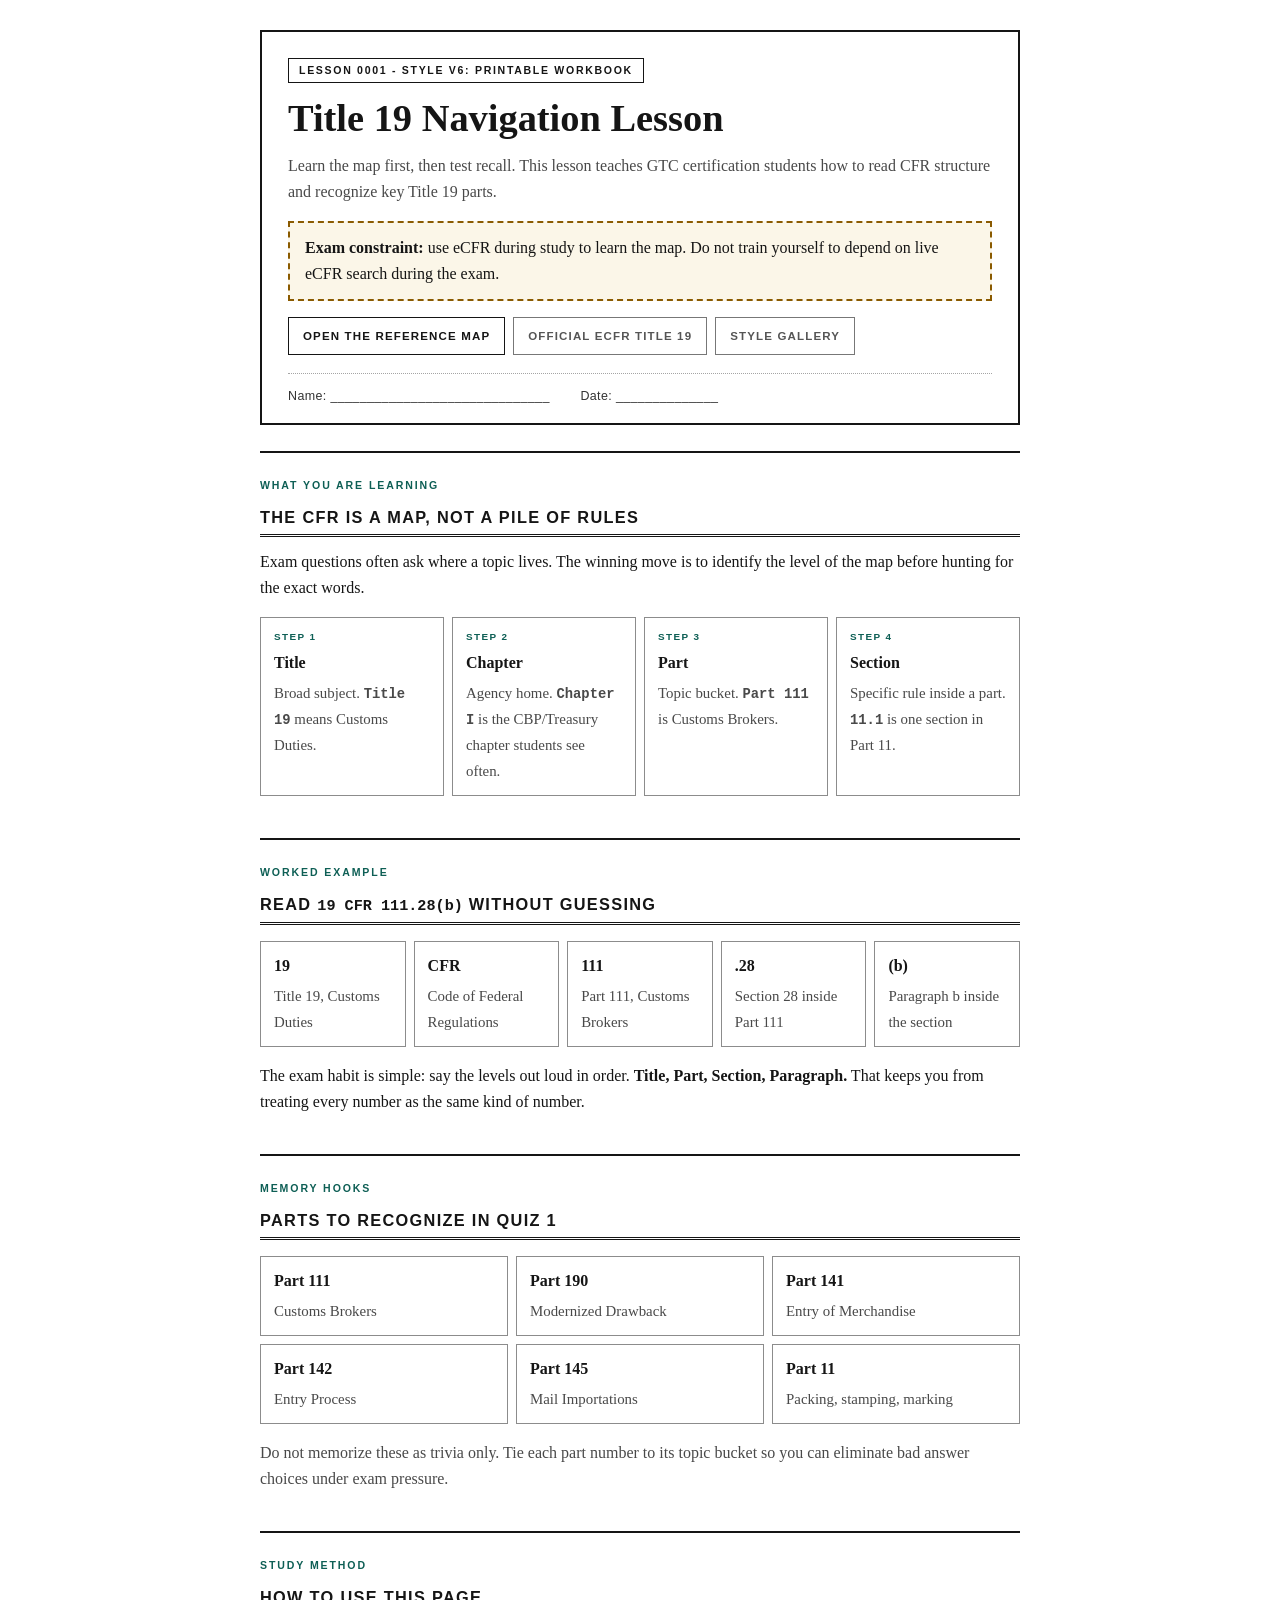
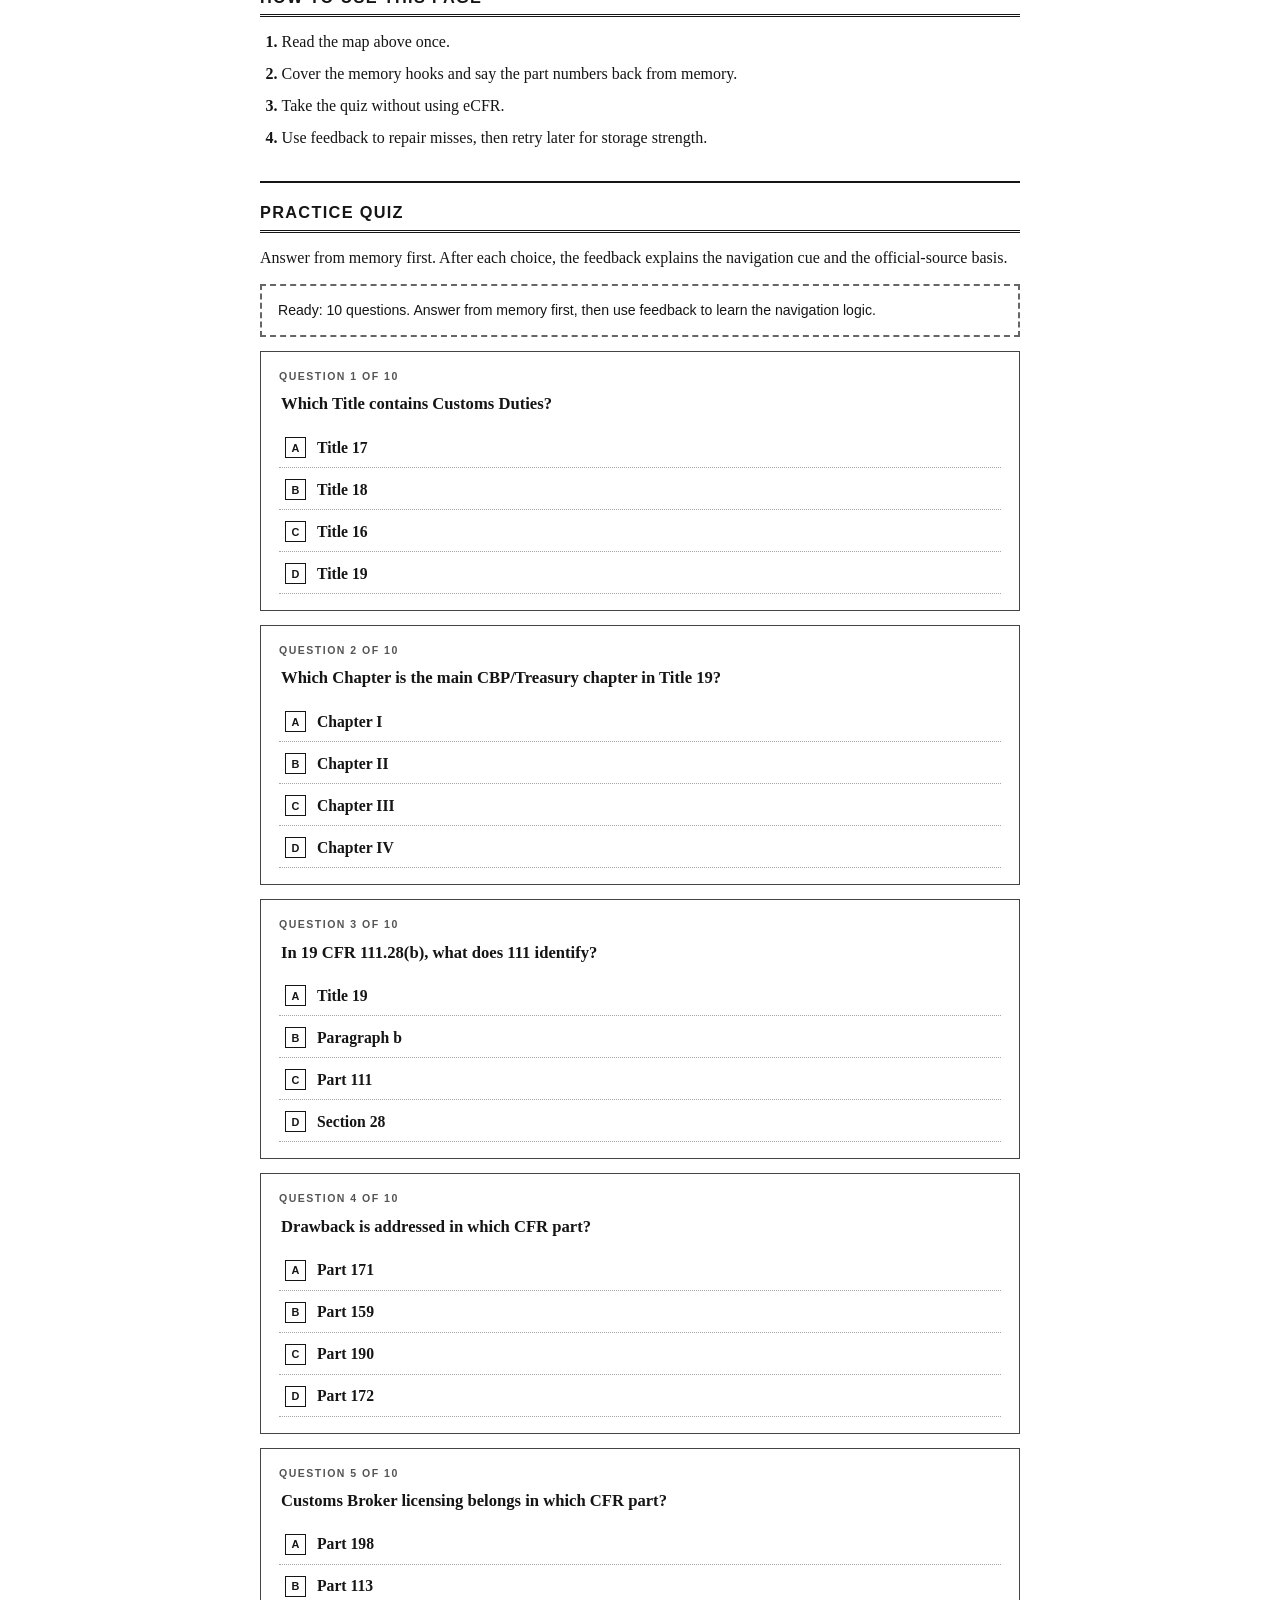
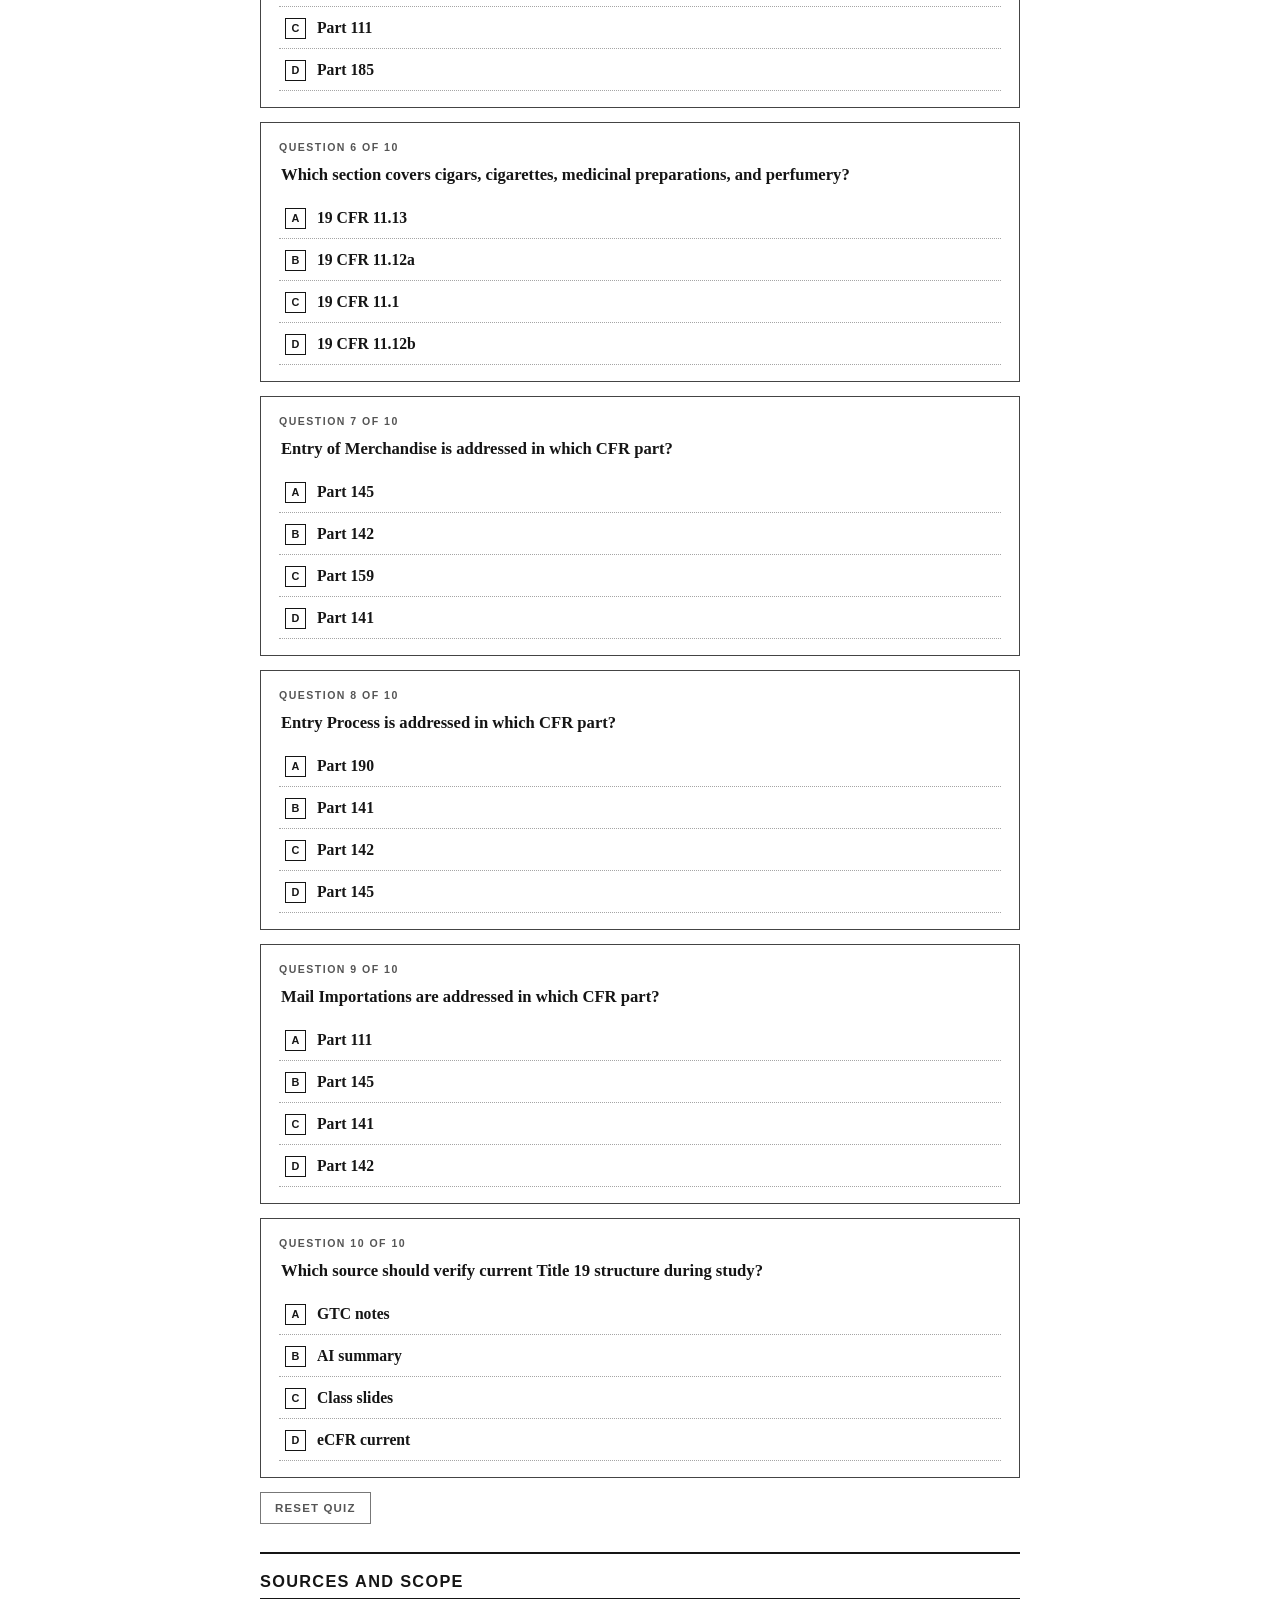
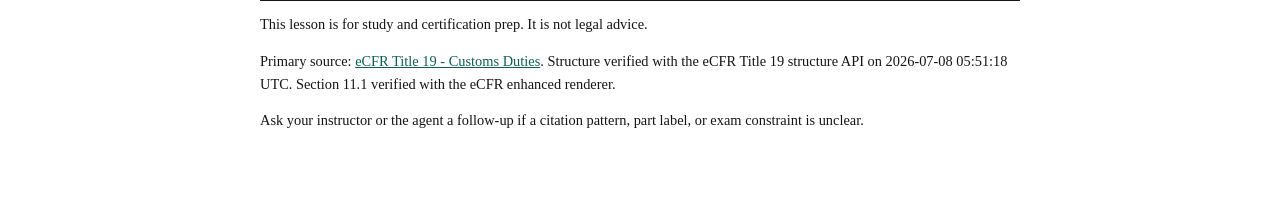
<file: lessons/archive/0001-title-19-navigation-quiz-style-v6.html>
<!doctype html>
<html lang="en">
<head>
  <meta charset="utf-8">
  <meta name="viewport" content="width=device-width, initial-scale=1">
  <title>Lesson 0001 - Title 19 Navigation - Style V6 (Printable Workbook)</title>
  <link rel="stylesheet" href="../../assets/archive/assets-v6/style.css">
</head>
<body>
  <main>
    <section class="hero">
      <p class="eyebrow">Lesson 0001 - Style V6: Printable Workbook</p>
      <h1>Title 19 Navigation Lesson</h1>
      <p class="muted">Learn the map first, then test recall. This lesson teaches GTC certification students how to read CFR structure and recognize key Title 19 parts.</p>
      <div class="warning"><strong>Exam constraint:</strong> use eCFR during study to learn the map. Do not train yourself to depend on live eCFR search during the exam.</div>
      <div class="button-row">
        <a class="primary-button" href="../../reference/title-19-navigation-map.html">Open the reference map</a>
        <a class="primary-button secondary" href="https://www.ecfr.gov/current/title-19">Official eCFR Title 19</a>
        <a class="primary-button secondary" href="0001-style-gallery.html">Style gallery</a>
      </div>
    </section>

    <section class="lesson-block">
      <p class="eyebrow">What you are learning</p>
      <h2>The CFR is a map, not a pile of rules</h2>
      <p>Exam questions often ask where a topic lives. The winning move is to identify the level of the map before hunting for the exact words.</p>
      <div class="route-steps" aria-label="CFR navigation route">
        <div><strong>Title</strong><span>Broad subject. <code>Title 19</code> means Customs Duties.</span></div>
        <div><strong>Chapter</strong><span>Agency home. <code>Chapter I</code> is the CBP/Treasury chapter students see often.</span></div>
        <div><strong>Part</strong><span>Topic bucket. <code>Part 111</code> is Customs Brokers.</span></div>
        <div><strong>Section</strong><span>Specific rule inside a part. <code>11.1</code> is one section in Part 11.</span></div>
      </div>
    </section>

    <section class="lesson-block">
      <p class="eyebrow">Worked example</p>
      <h2>Read <code>19 CFR 111.28(b)</code> without guessing</h2>
      <div class="example-grid">
        <div><strong>19</strong><span>Title 19, Customs Duties</span></div>
        <div><strong>CFR</strong><span>Code of Federal Regulations</span></div>
        <div><strong>111</strong><span>Part 111, Customs Brokers</span></div>
        <div><strong>.28</strong><span>Section 28 inside Part 111</span></div>
        <div><strong>(b)</strong><span>Paragraph b inside the section</span></div>
      </div>
      <p>The exam habit is simple: say the levels out loud in order. <strong>Title, Part, Section, Paragraph.</strong> That keeps you from treating every number as the same kind of number.</p>
    </section>

    <section class="lesson-block">
      <p class="eyebrow">Memory hooks</p>
      <h2>Parts to recognize in Quiz 1</h2>
      <div class="memory-grid">
        <div><strong>Part 111</strong><span>Customs Brokers</span></div>
        <div><strong>Part 190</strong><span>Modernized Drawback</span></div>
        <div><strong>Part 141</strong><span>Entry of Merchandise</span></div>
        <div><strong>Part 142</strong><span>Entry Process</span></div>
        <div><strong>Part 145</strong><span>Mail Importations</span></div>
        <div><strong>Part 11</strong><span>Packing, stamping, marking</span></div>
      </div>
      <p class="muted">Do not memorize these as trivia only. Tie each part number to its topic bucket so you can eliminate bad answer choices under exam pressure.</p>
    </section>

    <section class="lesson-block">
      <p class="eyebrow">Study method</p>
      <h2>How to use this page</h2>
      <ol class="compact-list">
        <li>Read the map above once.</li>
        <li>Cover the memory hooks and say the part numbers back from memory.</li>
        <li>Take the quiz without using eCFR.</li>
        <li>Use feedback to repair misses, then retry later for storage strength.</li>
      </ol>
    </section>

    <section class="quiz-shell">
      <h2>Practice quiz</h2>
      <p>Answer from memory first. After each choice, the feedback explains the navigation cue and the official-source basis.</p>
      <div id="quiz-root"></div>
    </section>

    <section class="source-note">
      <h2>Sources and scope</h2>
      <p>This lesson is for study and certification prep. It is not legal advice.</p>
      <p>Primary source: <a href="https://www.ecfr.gov/current/title-19">eCFR Title 19 - Customs Duties</a>. Structure verified with the eCFR Title 19 structure API on 2026-07-08 05:51:18 UTC. Section 11.1 verified with the eCFR enhanced renderer.</p>
      <p>Ask your instructor or the agent a follow-up if a citation pattern, part label, or exam constraint is unclear.</p>
    </section>
  </main>

  <script>
    window.quizData = {
  "title": "Title 19 Navigation Quiz 1",
  "description": "Practice reading CFR structure and recognizing high-value Title 19 parts.",
  "retrieved": "2026-07-08 05:51:18 UTC",
  "questions": [
    {
      "prompt": "Which Title contains Customs Duties?",
      "choices": [
        "Title 16",
        "Title 17",
        "Title 18",
        "Title 19"
      ],
      "answer": 3,
      "feedback": "Title 19 is labeled Customs Duties in the current eCFR. Start every citation by identifying the Title first.",
      "evidence": "eCFR Title 19 structure API: identifier 19, label Customs Duties."
    },
    {
      "prompt": "Which Chapter is the main CBP/Treasury chapter in Title 19?",
      "choices": [
        "Chapter I",
        "Chapter II",
        "Chapter III",
        "Chapter IV"
      ],
      "answer": 0,
      "feedback": "Chapter I is U.S. Customs and Border Protection, Department of Homeland Security; Department of the Treasury. That is the main customs chapter for these navigation questions.",
      "evidence": "eCFR Title 19 structure API: Chapter I label."
    },
    {
      "prompt": "In 19 CFR 111.28(b), what does 111 identify?",
      "choices": [
        "Title 19",
        "Part 111",
        "Section 28",
        "Paragraph b"
      ],
      "answer": 1,
      "feedback": "Read the pattern as Title CFR Part.Section(paragraph). In 19 CFR 111.28(b), 111 is the Part, 28 is the Section, and b is the paragraph.",
      "evidence": "CFR citation format preserved in source input and used in eCFR section paths."
    },
    {
      "prompt": "Drawback is addressed in which CFR part?",
      "choices": [
        "Part 190",
        "Part 172",
        "Part 171",
        "Part 159"
      ],
      "answer": 0,
      "feedback": "Part 190 is labeled Modernized Drawback. The other options are nearby penalty, claim, and liquidation topics.",
      "evidence": "eCFR Title 19 structure API: Part 190 - Modernized Drawback."
    },
    {
      "prompt": "Customs Broker licensing belongs in which CFR part?",
      "choices": [
        "Part 111",
        "Part 113",
        "Part 185",
        "Part 198"
      ],
      "answer": 0,
      "feedback": "Part 111 is labeled Customs Brokers. If the question says broker licensing or broker regulations, think Part 111 first.",
      "evidence": "eCFR Title 19 structure API: Part 111 - Customs Brokers."
    },
    {
      "prompt": "Which section covers cigars, cigarettes, medicinal preparations, and perfumery?",
      "choices": [
        "19 CFR 11.1",
        "19 CFR 11.12a",
        "19 CFR 11.12b",
        "19 CFR 11.13"
      ],
      "answer": 0,
      "feedback": "19 CFR 11.1 is headed Cigars, cigarettes, medicinal preparations, and perfumery. This is the official-section version of the sample Part 11.1 question.",
      "evidence": "eCFR renderer: section 11.1 heading."
    },
    {
      "prompt": "Entry of Merchandise is addressed in which CFR part?",
      "choices": [
        "Part 141",
        "Part 142",
        "Part 145",
        "Part 159"
      ],
      "answer": 0,
      "feedback": "Part 141 is labeled Entry of Merchandise. Pair it mentally with Part 142, Entry Process.",
      "evidence": "eCFR Title 19 structure API: Part 141 - Entry of Merchandise."
    },
    {
      "prompt": "Entry Process is addressed in which CFR part?",
      "choices": [
        "Part 142",
        "Part 141",
        "Part 145",
        "Part 190"
      ],
      "answer": 0,
      "feedback": "Part 142 is labeled Entry Process. It sits next to Part 141, Entry of Merchandise, so students should learn them as a pair.",
      "evidence": "eCFR Title 19 structure API: Part 142 - Entry Process."
    },
    {
      "prompt": "Mail Importations are addressed in which CFR part?",
      "choices": [
        "Part 145",
        "Part 141",
        "Part 142",
        "Part 111"
      ],
      "answer": 0,
      "feedback": "Part 145 is labeled Mail Importations. The part number itself is the recall target here.",
      "evidence": "eCFR Title 19 structure API: Part 145 - Mail Importations."
    },
    {
      "prompt": "Which source should verify current Title 19 structure during study?",
      "choices": [
        "eCFR current",
        "GTC notes",
        "AI summary",
        "Class slides"
      ],
      "answer": 0,
      "feedback": "Use the current eCFR as the official source during study. GTC notes and AI summaries can help, but the answer key should trace back to government-source text.",
      "evidence": "Mission and resources require official government-source grounding, especially current eCFR."
    }
  ]
};
  </script>
  <script src="../../assets/quiz.js"></script>
</body>
</html>
</file>
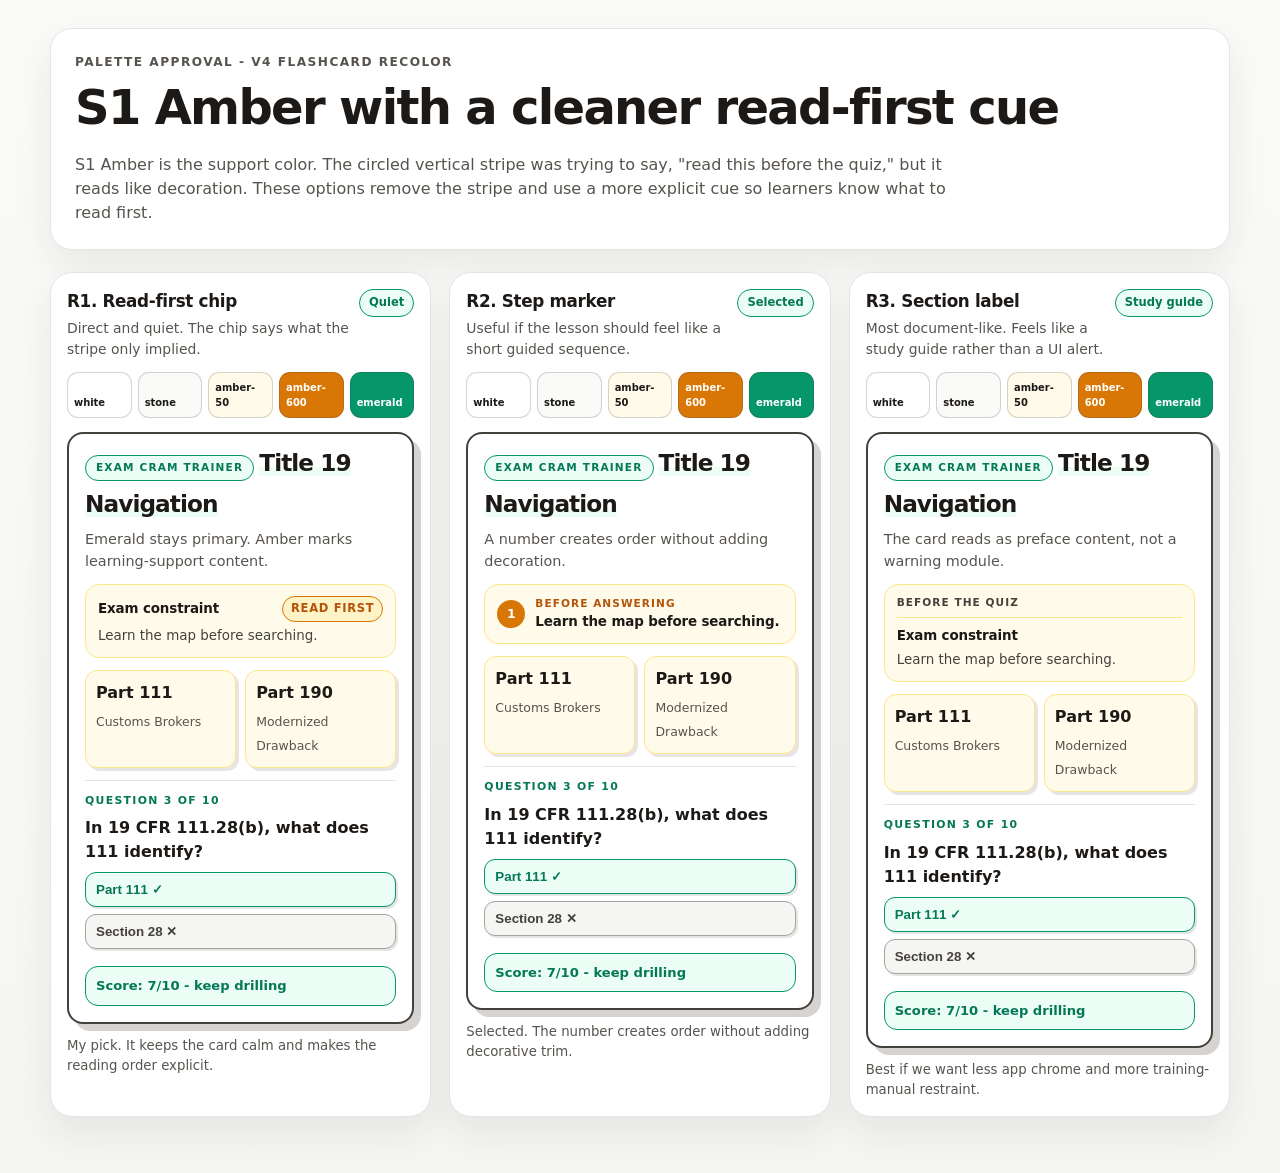
<file: lessons/archive/0001-v4-palette-gallery.html>
<!doctype html>
<html lang="en">
<head>
  <meta charset="utf-8">
  <meta name="viewport" content="width=device-width, initial-scale=1">
  <title>V4 Flashcard Palette Options - Read First Cue</title>
  <link rel="stylesheet" href="../../assets/archive/assets-v4-palette/style.css">
</head>
<body>
  <main>
    <section class="intro">
      <p class="kicker">Palette approval - V4 flashcard recolor</p>
      <h1>S1 Amber with a cleaner read-first cue</h1>
      <p>S1 Amber is the support color. The circled vertical stripe was trying to say, "read this before the quiz," but it reads like decoration. These options remove the stripe and use a more explicit cue so learners know what to read first.</p>
    </section>

    <section class="options-grid" aria-label="Read-first cue options for V4 teaching containers">
      <article class="palette-card">
        <div class="card-head">
          <div>
            <h2>R1. Read-first chip</h2>
            <p>Direct and quiet. The chip says what the stripe only implied.</p>
          </div>
          <span class="badge">Quiet</span>
        </div>
        <div class="swatches" aria-label="S1 Amber swatches">
          <div class="swatch" style="background:#ffffff">white</div>
          <div class="swatch" style="background:#fafaf9">stone</div>
          <div class="swatch" style="background:#fffbeb">amber-50</div>
          <div class="swatch dark" style="background:#d97706">amber-600</div>
          <div class="swatch dark" style="background:#059669">emerald</div>
        </div>
        <div class="preview">
          <p class="eyebrow">Exam cram trainer</p>
          <h3>Title 19 Navigation</h3>
          <p class="preview-text">Emerald stays primary. Amber marks learning-support content.</p>
          <div class="read-card badge-cue">
            <div class="read-row">
              <strong>Exam constraint</strong>
              <span class="read-chip">Read first</span>
            </div>
            <p>Learn the map before searching.</p>
          </div>
          <div class="mini-grid">
            <div class="mini-card"><strong>Part 111</strong><span>Customs Brokers</span></div>
            <div class="mini-card"><strong>Part 190</strong><span>Modernized Drawback</span></div>
          </div>
          <div class="quiz-sample">
            <div class="quiz-meta">Question 3 of 10</div>
            <div class="quiz-q">In 19 CFR 111.28(b), what does 111 identify?</div>
            <button class="choice correct">Part 111 ✓</button>
            <button class="choice wrong">Section 28 ✕</button>
            <div class="hud">Score: 7/10 - keep drilling</div>
          </div>
        </div>
        <p class="note">My pick. It keeps the card calm and makes the reading order explicit.</p>
      </article>

      <article class="palette-card">
        <div class="card-head">
          <div>
            <h2>R2. Step marker</h2>
            <p>Useful if the lesson should feel like a short guided sequence.</p>
          </div>
          <span class="badge">Selected</span>
        </div>
        <div class="swatches" aria-label="S1 Amber swatches">
          <div class="swatch" style="background:#ffffff">white</div>
          <div class="swatch" style="background:#fafaf9">stone</div>
          <div class="swatch" style="background:#fffbeb">amber-50</div>
          <div class="swatch dark" style="background:#d97706">amber-600</div>
          <div class="swatch dark" style="background:#059669">emerald</div>
        </div>
        <div class="preview">
          <p class="eyebrow">Exam cram trainer</p>
          <h3>Title 19 Navigation</h3>
          <p class="preview-text">A number creates order without adding decoration.</p>
          <div class="read-card step-cue">
            <div class="step-row">
              <span class="step-dot">1</span>
              <div>
                <span class="step-label">Before answering</span>
                <strong>Learn the map before searching.</strong>
              </div>
            </div>
          </div>
          <div class="mini-grid">
            <div class="mini-card"><strong>Part 111</strong><span>Customs Brokers</span></div>
            <div class="mini-card"><strong>Part 190</strong><span>Modernized Drawback</span></div>
          </div>
          <div class="quiz-sample">
            <div class="quiz-meta">Question 3 of 10</div>
            <div class="quiz-q">In 19 CFR 111.28(b), what does 111 identify?</div>
            <button class="choice correct">Part 111 ✓</button>
            <button class="choice wrong">Section 28 ✕</button>
            <div class="hud">Score: 7/10 - keep drilling</div>
          </div>
        </div>
        <p class="note">Selected. The number creates order without adding decorative trim.</p>
      </article>

      <article class="palette-card">
        <div class="card-head">
          <div>
            <h2>R3. Section label</h2>
            <p>Most document-like. Feels like a study guide rather than a UI alert.</p>
          </div>
          <span class="badge">Study guide</span>
        </div>
        <div class="swatches" aria-label="S1 Amber swatches">
          <div class="swatch" style="background:#ffffff">white</div>
          <div class="swatch" style="background:#fafaf9">stone</div>
          <div class="swatch" style="background:#fffbeb">amber-50</div>
          <div class="swatch dark" style="background:#d97706">amber-600</div>
          <div class="swatch dark" style="background:#059669">emerald</div>
        </div>
        <div class="preview">
          <p class="eyebrow">Exam cram trainer</p>
          <h3>Title 19 Navigation</h3>
          <p class="preview-text">The card reads as preface content, not a warning module.</p>
          <div class="read-card header-cue">
            <p class="section-label">Before the quiz</p>
            <strong>Exam constraint</strong>
            <p>Learn the map before searching.</p>
          </div>
          <div class="mini-grid">
            <div class="mini-card"><strong>Part 111</strong><span>Customs Brokers</span></div>
            <div class="mini-card"><strong>Part 190</strong><span>Modernized Drawback</span></div>
          </div>
          <div class="quiz-sample">
            <div class="quiz-meta">Question 3 of 10</div>
            <div class="quiz-q">In 19 CFR 111.28(b), what does 111 identify?</div>
            <button class="choice correct">Part 111 ✓</button>
            <button class="choice wrong">Section 28 ✕</button>
            <div class="hud">Score: 7/10 - keep drilling</div>
          </div>
        </div>
        <p class="note">Best if we want less app chrome and more training-manual restraint.</p>
      </article>
    </section>
  </main>
</body>
</html>
</file>
<file: assets/style.css>
/* Shared lesson UI for this teach workspace.
   Shadcn-style white/stone base, muted text/rules for section labels,
   Site Training Blue only for highlighted buttons and quiz states, and amber
   for learning-support cards. Lessons link this file from ../assets/style.css
   and use ../assets/quiz.js for behavior. */

:root {
  color-scheme: light;
  --stone-50: #fafaf9;
  --stone-100: #f5f5f4;
  --stone-200: #e7e5e4;
  --stone-300: #d6d3d1;
  --stone-400: #a8a29e;
  --stone-500: #78716c;
  --stone-600: #57534e;
  --stone-700: #44403c;
  --stone-900: #1c1917;
  --primary-50: #eff6ff;
  --primary-100: #dbeafe;
  --primary-600: #1e73be;
  --primary-700: #155a96;
  --amber-50: #fffbeb;
  --amber-100: #fef3c7;
  --amber-200: #fde68a;
  --amber-600: #d97706;
  --amber-700: #b45309;
  --white: #ffffff;
}

* { box-sizing: border-box; }

body {
  margin: 0;
  background: linear-gradient(180deg, var(--stone-50), var(--stone-100));
  color: var(--stone-900);
  font-family: ui-sans-serif, system-ui, -apple-system, BlinkMacSystemFont, "Segoe UI", Roboto, Arial, sans-serif;
  line-height: 1.55;
}

main, .page {
  width: min(940px, calc(100% - 32px));
  margin: 0 auto;
  padding: 30px 0 70px;
}

/* Flashcard panels: neutral shadcn cards with a small drill-card shadow. */
.hero, .card, .lesson-block, .quiz-card, .source-note {
  background: var(--white);
  color: var(--stone-900);
  border: 1.5px solid var(--stone-200);
  border-radius: 18px;
  box-shadow: 7px 7px 0 var(--stone-300), 0 18px 36px rgba(41, 37, 36, 0.07);
}

.hero { padding: 30px 32px 28px; margin-bottom: 30px; border-color: var(--stone-700); }
.lesson-block { margin: 26px 0; padding: 24px 28px; }
.card { padding: 16px; }
.card strong { display: block; margin-bottom: 6px; }

.eyebrow {
  align-items: center;
  color: var(--stone-600);
  display: inline-flex;
  gap: 10px;
  margin: 0 0 12px;
  font-size: 1rem;
  font-weight: 750;
  letter-spacing: 0.045em;
  line-height: 1.35;
  text-transform: uppercase;
}
.eyebrow::before {
  background: var(--stone-300);
  content: "";
  display: inline-block;
  height: 1px;
  width: 30px;
}

h1, h2, h3 { line-height: 1.12; margin: 0 0 14px; }
h1 {
  display: table;
  font-size: clamp(1.8rem, 4.6vw, 2.8rem);
  font-weight: 900;
  letter-spacing: -0.04em;
  background: linear-gradient(0deg, var(--stone-100) 0.34em, transparent 0.34em);
}
h2 {
  display: table;
  font-size: clamp(1.2rem, 2.6vw, 1.5rem);
  font-weight: 900;
  letter-spacing: -0.02em;
  border-bottom: 4px solid var(--stone-200);
  padding-bottom: 4px;
  margin-top: 2px;
}
h2 code { text-transform: none; }
h3 { font-size: 1.1rem; font-weight: 800; }

.quiz-shell > h2 { color: var(--stone-900); }
.quiz-shell > p { color: var(--stone-600); }

p { margin: 0 0 14px; }
a { color: var(--stone-900); font-weight: 750; text-decoration-color: var(--stone-400); text-underline-offset: 0.16em; }
a:focus-visible {
  outline: 3px solid var(--stone-400);
  outline-offset: 2px;
}
.primary-button:focus-visible, .option:focus-visible {
  outline: 3px solid var(--primary-600);
  outline-offset: 2px;
}

/* Quiet citation chips. Amber is reserved for study-support cards. */
code {
  background: var(--stone-100);
  border: 1px solid var(--stone-300);
  border-radius: 6px;
  color: var(--stone-900);
  display: inline-block;
  font-size: 0.9em;
  font-weight: 700;
  line-height: 1.18;
  padding: 0.08rem 0.32rem 0.1rem;
  vertical-align: baseline;
  white-space: nowrap;
}

.grid {
  display: grid;
  grid-template-columns: repeat(3, minmax(0, 1fr));
  gap: 14px;
  margin: 16px 0;
}
.muted { color: var(--stone-600); }

/* R2 read-first cue: semantic step marker, no decorative left stripe. */
.read-card {
  background: var(--amber-50);
  border: 1.5px solid var(--amber-200);
  border-radius: 14px;
  color: var(--stone-900);
  margin: 16px 0;
  padding: 12px 14px;
}
.step-row {
  align-items: start;
  display: grid;
  gap: 11px;
  grid-template-columns: auto 1fr;
}
.step-dot {
  align-items: center;
  background: var(--amber-600);
  border-radius: 999px;
  color: var(--white);
  display: inline-flex;
  font-size: 0.82rem;
  font-weight: 900;
  height: 30px;
  justify-content: center;
  margin-top: 1px;
  width: 30px;
}
.step-label {
  color: var(--amber-700);
  display: block;
  font-size: 0.68rem;
  font-weight: 900;
  letter-spacing: 0.11em;
  line-height: 1.1;
  margin-bottom: 3px;
  text-transform: uppercase;
}
.read-card strong { display: block; font-weight: 900; letter-spacing: -0.01em; }
.read-card p { color: var(--stone-700); margin: 4px 0 0; }
.warning { background: var(--amber-50); border: 1.5px solid var(--amber-200); border-radius: 14px; color: var(--stone-900); padding: 12px 14px; margin: 16px 0; }
.warning strong { color: var(--stone-900); }

.route-steps, .example-grid, .memory-grid { display: grid; gap: 12px; margin: 18px 0; }
.route-steps { grid-template-columns: repeat(4, minmax(0, 1fr)); counter-reset: step; }
.example-grid { grid-template-columns: repeat(5, minmax(0, 1fr)); }
.memory-grid { grid-template-columns: repeat(3, minmax(0, 1fr)); }

/* Mini flashcards inside the big cards use S1 Amber as the support color. */
.route-steps div, .example-grid div, .memory-grid div {
  background: var(--amber-50);
  border: 1.5px solid var(--amber-200);
  border-radius: 12px;
  box-shadow: 3px 3px 0 var(--stone-200);
  padding: 13px 14px;
}
.route-steps div::before {
  counter-increment: step;
  content: counter(step);
  display: inline-flex;
  align-items: center;
  justify-content: center;
  height: 26px;
  width: 26px;
  border-radius: 999px;
  background: var(--amber-100);
  color: var(--amber-700);
  font-size: 0.82rem;
  font-weight: 900;
  margin-bottom: 7px;
}
.route-steps strong, .example-grid strong, .memory-grid strong { display: block; margin-bottom: 4px; }
.route-steps span, .example-grid span, .memory-grid span { color: var(--stone-600); font-size: 0.95rem; }

/* Responsive lesson imagery: separate desktop and mobile assets keep annotation text readable. */
.lesson-figure {
  background: var(--stone-50);
  border: 1.5px solid var(--stone-200);
  border-radius: 16px;
  margin: 20px 0 4px;
  padding: 12px;
}
.lesson-figure picture, .lesson-figure img { display: block; width: 100%; }
.lesson-figure img { height: auto; border-radius: 12px; }
.lesson-figure figcaption {
  color: var(--stone-600);
  font-size: 0.9rem;
  margin-top: 10px;
  padding: 0 4px 2px;
}

.compact-list { margin: 0; padding-left: 1.35rem; font-weight: 650; }
.compact-list li + li { margin-top: 7px; }
.compact-list li::marker { color: var(--amber-700); font-weight: 900; }

.quiz-shell { margin-top: 34px; }
.quiz-card { padding: 20px 24px; margin: 18px 0; }
.quiz-card fieldset { border: 0; padding: 0; margin: 0; }
.quiz-card legend { font-weight: 900; font-size: 1.12rem; margin-bottom: 12px; }
.quiz-meta {
  color: var(--stone-600);
  font-size: 0.7rem;
  font-weight: 900;
  letter-spacing: 0.14em;
  text-transform: uppercase;
  margin-bottom: 8px;
}

.options { display: grid; grid-template-columns: repeat(2, minmax(0, 1fr)); gap: 12px; }
.option {
  width: 100%;
  border: 1.5px solid var(--stone-700);
  background: var(--white);
  color: var(--stone-900);
  border-radius: 12px;
  padding: 13px 14px;
  font: 800 0.95rem ui-sans-serif, system-ui, -apple-system, "Segoe UI", Roboto, Arial, sans-serif;
  text-align: left;
  cursor: pointer;
  box-shadow: 2px 2px 0 var(--stone-200);
  transition: transform 100ms ease, box-shadow 100ms ease, background 100ms ease;
}
.option:hover, .option:focus-visible {
  transform: translate(-1px, -1px);
  box-shadow: 4px 4px 0 var(--primary-100);
  background: var(--primary-50);
  border-color: var(--primary-600);
}
.option.correct {
  background: var(--primary-50);
  border-color: var(--primary-600);
  color: var(--primary-700);
  box-shadow: 3px 3px 0 var(--primary-100);
}
.option.correct::after { content: " \2713"; font-weight: 900; }
.option.incorrect {
  background: var(--stone-100);
  border-color: var(--stone-400);
  color: var(--stone-700);
  box-shadow: 2px 2px 0 var(--stone-200);
}
.option.incorrect::after { content: " \2717"; font-weight: 900; }
.option:disabled { cursor: default; transform: none; }
.option:disabled:not(.correct):not(.incorrect) { box-shadow: none; opacity: 0.8; }

.feedback {
  display: none;
  margin-top: 14px;
  border: 1.5px solid var(--stone-200);
  border-radius: 12px;
  padding: 13px 16px;
  background: var(--stone-50);
}
.feedback.show { display: block; }
.feedback.good { border-color: var(--stone-300); background: var(--stone-50); }
.feedback.bad { border-color: var(--stone-400); background: var(--stone-100); }
.feedback .label {
  font-weight: 900;
  text-transform: uppercase;
  letter-spacing: 0.06em;
  margin-bottom: 4px;
}
.feedback.good .label { color: var(--stone-900); }
.feedback.bad .label { color: var(--stone-700); }

/* Sticky scoreboard HUD while drilling. */
.quiz-summary {
  position: sticky;
  top: 12px;
  z-index: 5;
  background: var(--stone-50);
  color: var(--stone-700);
  border: 1.5px solid var(--stone-300);
  border-radius: 14px;
  box-shadow: 0 10px 24px rgba(41, 37, 36, 0.1);
  padding: 14px 18px;
  margin: 18px 0;
  font-weight: 850;
}

.button-row { display: flex; gap: 12px; flex-wrap: wrap; margin-top: 16px; }
.primary-button {
  display: inline-block;
  background: var(--primary-600);
  color: var(--white);
  border: 1.5px solid var(--primary-700);
  border-radius: 999px;
  box-shadow: 2px 2px 0 var(--primary-100);
  padding: 10px 18px;
  font: 850 0.9rem ui-sans-serif, system-ui, -apple-system, "Segoe UI", Roboto, Arial, sans-serif;
  letter-spacing: 0.01em;
  text-decoration: none;
  cursor: pointer;
  transition: transform 100ms ease, box-shadow 100ms ease;
}
.primary-button:hover { transform: translate(-1px, -1px); box-shadow: 4px 4px 0 var(--primary-100); }
.primary-button.secondary { background: var(--white); color: var(--stone-900); border-color: var(--stone-300); box-shadow: 2px 2px 0 var(--stone-200); }

.source-note { padding: 18px 24px; margin-top: 30px; font-size: 0.93rem; box-shadow: 5px 5px 0 var(--stone-300); }
.print-only { display: none; }

@media (max-width: 860px) {
  .route-steps, .example-grid, .memory-grid { grid-template-columns: repeat(2, minmax(0, 1fr)); }
}

@media (max-width: 720px) {
  main, .page { width: min(100% - 20px, 940px); padding-top: 18px; }
  .hero { padding: 20px; }
  .lesson-block { padding: 18px 20px; }
  .grid, .options { grid-template-columns: 1fr; }
  .hero, .card, .lesson-block, .quiz-card, .source-note { box-shadow: 5px 5px 0 var(--stone-300); }
}

@media print {
  body { background: #ffffff; color: var(--stone-900); }
  .hero, .lesson-block, .card, .quiz-card, .source-note { box-shadow: none; border-color: #444; }
  .quiz-summary { position: static; background: #ffffff; color: var(--stone-900); border-color: #444; box-shadow: none; }
  .read-card, .warning { background: #ffffff; color: var(--stone-900); border-color: #999; }
  .option { box-shadow: none; border: 1px solid #999; }
  .route-steps div, .example-grid div, .memory-grid div { box-shadow: none; border: 1px solid #999; background: #ffffff; }
  .lesson-figure { background: #ffffff; border-color: #999; break-inside: avoid; }
  h1 { background: none; }
  code { background: #ffffff; border-color: #999; }
  .button-row, .no-print { display: none !important; }
  .print-only { display: block; }
}
</file>
<file: assets/reference.css>
/* Reference-sheet UI for reference/*.html.
   Loaded AFTER ../assets/style.css and scoped entirely under .reference-page,
   so it restyles quick-reference documents (polished tables, quiet section
   labels, white/stone surfaces, one subtle amber study note) WITHOUT touching
   the approved lesson visual system. Reuses the stone/primary-blue/amber tokens
   already declared on :root in style.css. */

.reference-page {
  padding-top: 34px;
}

/* Document header: a quiet titled sheet, not a lesson hero card. */
.reference-page .ref-head { margin-bottom: 24px; }
.reference-page .ref-eyebrow {
  margin: 0 0 8px;
  color: var(--stone-500);
  font-size: 0.9rem;
  font-weight: 700;
  letter-spacing: 0.01em;
}
.reference-page h1 {
  display: block;
  background: none;
  font-size: clamp(1.7rem, 4vw, 2.35rem);
  font-weight: 850;
  letter-spacing: -0.03em;
  margin: 0 0 10px;
}
.reference-page .ref-lede {
  color: var(--stone-600);
  max-width: 64ch;
  margin: 0 0 16px;
}

/* Study/exam callout: subtle amber is the only accent on the page. */
.reference-page .ref-note {
  background: var(--amber-50);
  border: 1px solid var(--amber-200);
  border-radius: 10px;
  color: var(--stone-700);
  padding: 12px 16px;
  margin: 0;
  font-size: 0.95rem;
}
.reference-page .ref-note strong { color: var(--stone-900); }

/* Sections read as flat white reference cards with a hairline border
   and a titled rule instead of chunky lesson-card shadows. */
.reference-page .ref-section {
  background: var(--white);
  border: 1px solid var(--stone-200);
  border-radius: 12px;
  box-shadow: 0 1px 2px rgba(41, 37, 36, 0.05);
  padding: 20px 24px;
  margin: 18px 0;
}
.reference-page h2 {
  display: block;
  background: none;
  border: 0;
  border-bottom: 1px solid var(--stone-200);
  font-size: 1.15rem;
  font-weight: 800;
  letter-spacing: -0.01em;
  padding: 0 0 10px;
  margin: 0 0 16px;
}
.reference-page .ref-section > p { color: var(--stone-600); }
.reference-page .ref-section > p:last-child { margin-bottom: 0; }
.reference-page .ref-caption {
  font-size: 0.85rem;
  color: var(--stone-500);
  margin-top: 14px;
}

/* Polished reference tables with responsive horizontal overflow safety. */
.reference-page .ref-table-wrap {
  overflow-x: auto;
  border: 1px solid var(--stone-200);
  border-radius: 10px;
  -webkit-overflow-scrolling: touch;
}
.reference-page table.ref-table {
  width: 100%;
  min-width: 440px;
  border-collapse: collapse;
  font-size: 0.95rem;
}
.reference-page .ref-table thead th {
  background: var(--stone-100);
  color: var(--stone-600);
  text-align: left;
  font-size: 0.72rem;
  font-weight: 800;
  letter-spacing: 0.06em;
  text-transform: uppercase;
  padding: 10px 16px;
  border-bottom: 1px solid var(--stone-300);
}
.reference-page .ref-table tbody td {
  padding: 11px 16px;
  border-top: 1px solid var(--stone-200);
  vertical-align: top;
  color: var(--stone-700);
}
.reference-page .ref-table tbody tr:first-child td { border-top: 0; }
.reference-page .ref-table tbody tr:nth-child(even) { background: var(--stone-50); }
/* First column is the key/label column. */
.reference-page .ref-table tbody td:first-child {
  color: var(--stone-900);
  font-weight: 700;
  white-space: nowrap;
}

/* Official sources: a clean divided link list. */
.reference-page .ref-sources ul { list-style: none; margin: 0; padding: 0; }
.reference-page .ref-sources li {
  padding: 9px 0;
  border-top: 1px solid var(--stone-200);
}
.reference-page .ref-sources li:first-child { border-top: 0; }
.reference-page .ref-sources .ref-retrieved {
  color: var(--stone-500);
  font-size: 0.85rem;
}
.reference-page .ref-foot { margin-top: 18px; }

@media (max-width: 720px) {
  .reference-page .ref-section { padding: 16px 18px; }
}

@media print {
  .reference-page .ref-section { box-shadow: none; border-color: #999; break-inside: avoid; }
  .reference-page .ref-note { border-color: #999; }
  .reference-page .ref-table-wrap { overflow: visible; border-color: #999; }
  .reference-page .ref-table thead { display: table-header-group; }
  .reference-page .ref-foot { display: none; }
}
</file>
<file: assets/archive/assets-v2/style.css>
/* assets-v2: Style experiment V2 "GTC Training Manual" for Lesson 0001 previews.
   Clean corporate training-manual system: sans-serif type, numbered modules,
   blue keylines, businesslike white panels. Same lesson HTML and shared
   ../assets/quiz.js behavior; only this stylesheet differs. Baseline
   production styles live in ../assets/style.css and are not affected. */

:root {
  --ink: #1b2734;
  --muted: #526073;
  --paper: #eef1f5;
  --panel: #ffffff;
  --line: #d5dce5;
  --accent: #0b4ea2;
  --accent-deep: #093e81;
  --accent-soft: #e8f0fb;
  --good: #146c43;
  --good-soft: #e6f4ec;
  --bad: #a02020;
  --bad-soft: #fbeaea;
  --warn-border: #b97700;
  --warn-soft: #fdf3dd;
  --radius: 10px;
  --shadow: 0 1px 2px rgba(16, 24, 40, 0.06), 0 1px 3px rgba(16, 24, 40, 0.08);
  color-scheme: light;
}

* { box-sizing: border-box; }

body {
  margin: 0;
  background: var(--paper);
  color: var(--ink);
  font-family: ui-sans-serif, system-ui, -apple-system, BlinkMacSystemFont, "Segoe UI", Roboto, Arial, sans-serif;
  line-height: 1.6;
}

main, .page {
  width: min(920px, calc(100% - 32px));
  margin: 0 auto;
  padding: 28px 0 64px;
  counter-reset: manual-section;
}

/* Manual pages: crisp white panels with a corporate keyline. */
.hero, .card, .lesson-block, .quiz-card, .source-note {
  background: var(--panel);
  border: 1px solid var(--line);
  border-radius: var(--radius);
  box-shadow: var(--shadow);
}

.hero {
  border-top: 6px solid var(--accent);
  padding: 30px 32px;
  margin-bottom: 20px;
}

.eyebrow {
  margin: 0 0 10px;
  color: var(--accent);
  font-size: 0.72rem;
  font-weight: 800;
  letter-spacing: 0.14em;
  text-transform: uppercase;
}

h1, h2, h3 { line-height: 1.15; margin: 0 0 12px; letter-spacing: -0.02em; }
h1 { font-size: clamp(1.9rem, 4.5vw, 2.7rem); font-weight: 800; }
h2 {
  font-size: clamp(1.25rem, 2.6vw, 1.6rem);
  font-weight: 700;
  margin-top: 2px;
  padding-bottom: 10px;
  border-bottom: 2px solid var(--line);
}
h3 { font-size: 1.1rem; }

/* Numbered modules, training-manual style. */
.lesson-block h2::before {
  counter-increment: manual-section;
  content: counter(manual-section, decimal-leading-zero);
  color: var(--accent);
  font-variant-numeric: tabular-nums;
  margin-right: 12px;
}

p { margin: 0 0 14px; }
a { color: var(--accent); }
a:focus-visible, .primary-button:focus-visible, .option:focus-visible {
  outline: 2px solid var(--accent-deep);
  outline-offset: 2px;
}

code {
  background: #eff3f8;
  border: 1px solid #dbe3ec;
  border-radius: 5px;
  padding: 0.06rem 0.3rem;
  font-size: 0.92em;
  color: #123c72;
}

.grid {
  display: grid;
  grid-template-columns: repeat(3, minmax(0, 1fr));
  gap: 12px;
  margin: 16px 0;
}
.card { padding: 16px; }
.card strong { display: block; margin-bottom: 6px; }
.muted { color: var(--muted); }

.warning {
  background: var(--warn-soft);
  border: 1px solid #ecd9a8;
  border-left: 4px solid var(--warn-border);
  border-radius: 8px;
  padding: 13px 15px;
  margin: 16px 0;
}

.lesson-block { margin: 16px 0; padding: 24px 28px; }

.route-steps, .example-grid, .memory-grid { display: grid; gap: 10px; margin: 16px 0; }
.route-steps { grid-template-columns: repeat(4, minmax(0, 1fr)); counter-reset: step; }
.example-grid { grid-template-columns: repeat(5, minmax(0, 1fr)); }
.memory-grid { grid-template-columns: repeat(3, minmax(0, 1fr)); }

.route-steps div, .example-grid div, .memory-grid div {
  background: #f8fafc;
  border: 1px solid var(--line);
  border-left: 3px solid var(--accent);
  border-radius: 6px;
  padding: 12px 14px;
}
.route-steps div::before {
  counter-increment: step;
  content: "Step " counter(step);
  display: block;
  font-size: 0.66rem;
  font-weight: 800;
  letter-spacing: 0.12em;
  text-transform: uppercase;
  color: var(--accent);
  margin-bottom: 6px;
}
.route-steps strong, .example-grid strong, .memory-grid strong { display: block; margin-bottom: 5px; }
.route-steps span, .example-grid span, .memory-grid span { color: var(--muted); font-size: 0.95rem; }

.compact-list { margin: 0; padding-left: 1.3rem; }
.compact-list li + li { margin-top: 6px; }
.compact-list li::marker { color: var(--accent); font-weight: 700; }

.quiz-shell { margin-top: 28px; }
.quiz-card { padding: 20px 24px; margin: 14px 0; }
.quiz-card fieldset { border: 0; padding: 0; margin: 0; }
.quiz-card legend { font-weight: 700; font-size: 1.05rem; margin-bottom: 12px; }
.quiz-meta {
  color: var(--muted);
  font-size: 0.72rem;
  font-weight: 800;
  letter-spacing: 0.12em;
  text-transform: uppercase;
  margin-bottom: 8px;
}

.options { display: grid; grid-template-columns: repeat(2, minmax(0, 1fr)); gap: 10px; }
.option {
  width: 100%;
  border: 1.5px solid var(--line);
  background: #ffffff;
  color: var(--ink);
  border-radius: 8px;
  padding: 11px 13px;
  font: 600 0.95rem ui-sans-serif, system-ui, -apple-system, "Segoe UI", Roboto, Arial, sans-serif;
  text-align: left;
  cursor: pointer;
  transition: border-color 120ms ease, background 120ms ease;
}
.option:hover, .option:focus-visible { border-color: var(--accent); background: var(--accent-soft); }
.option.correct { border-color: var(--good); background: var(--good-soft); color: var(--good); }
.option.incorrect { border-color: var(--bad); background: var(--bad-soft); color: var(--bad); }
.option:disabled { cursor: default; }

.feedback {
  display: none;
  margin-top: 12px;
  border-radius: 8px;
  padding: 13px 15px;
  background: #f6f8fb;
  border: 1px solid var(--line);
}
.feedback.show { display: block; }
.feedback.good { border-left: 4px solid var(--good); }
.feedback.bad { border-left: 4px solid var(--bad); }
.feedback .label { font-weight: 800; margin-bottom: 4px; letter-spacing: 0.02em; }

.quiz-summary {
  background: var(--accent-soft);
  border: 1px solid #c3d8f2;
  border-left: 4px solid var(--accent);
  border-radius: var(--radius);
  padding: 15px 18px;
  margin: 14px 0;
  font-size: 0.95rem;
}

.button-row { display: flex; gap: 10px; flex-wrap: wrap; margin-top: 14px; }
.primary-button {
  display: inline-block;
  border: 0;
  background: var(--accent);
  color: #ffffff;
  border-radius: 8px;
  padding: 10px 16px;
  font: 700 0.9rem ui-sans-serif, system-ui, -apple-system, "Segoe UI", Roboto, Arial, sans-serif;
  text-decoration: none;
  cursor: pointer;
}
.primary-button:hover { background: var(--accent-deep); }
.primary-button.secondary { background: #415062; }
.primary-button.secondary:hover { background: #33404f; }

.source-note { padding: 18px 24px; margin-top: 24px; font-size: 0.92rem; }
.print-only { display: none; }

@media (max-width: 860px) {
  .route-steps, .example-grid, .memory-grid { grid-template-columns: repeat(2, minmax(0, 1fr)); }
}

@media (max-width: 720px) {
  main, .page { width: min(100% - 20px, 920px); padding-top: 16px; }
  .hero { padding: 22px 20px; }
  .lesson-block { padding: 18px; }
  .grid, .options { grid-template-columns: 1fr; }
}

@media print {
  body { background: #ffffff; }
  .hero, .lesson-block, .card, .quiz-card, .source-note, .quiz-summary { box-shadow: none; }
  .option { border: 1px solid #999; }
  .button-row, .no-print { display: none !important; }
  .print-only { display: block; }
}
</file>
<file: assets/archive/assets-v3/style.css>
/* assets-v3: Style experiment V3 "Government Desk Reference" for Lesson 0001 previews.
   Official CFR-volume document: cream paper, serif small caps, double rules,
   squared corners, lettered answer choices, no shadows. Same lesson HTML and
   shared ../assets/quiz.js behavior; only this stylesheet differs. Baseline
   production styles live in ../assets/style.css and are not affected. */

:root {
  --ink: #1c1c1a;
  --muted: #56554a;
  --paper: #f8f6ef;
  --panel: #fffdf6;
  --line: #cfc9b6;
  --rule: #1f3864;
  --gold: #7a5c1a;
  --good: #205c37;
  --good-soft: #eaf2e7;
  --bad: #8f1d1d;
  --bad-soft: #f7e9e7;
  --warn-soft: #f6efdb;
  color-scheme: light;
}

* { box-sizing: border-box; }

body {
  margin: 0;
  background: var(--paper);
  color: var(--ink);
  font-family: Georgia, "Iowan Old Style", "Times New Roman", serif;
  line-height: 1.68;
}

main, .page {
  width: min(840px, calc(100% - 36px));
  margin: 0 auto;
  padding: 44px 0 72px;
}

/* Title-page hero framed by double rules, like an official volume cover. */
.hero {
  background: transparent;
  border-top: 6px double var(--rule);
  border-bottom: 6px double var(--rule);
  padding: 34px 10px 30px;
  margin-bottom: 30px;
  text-align: center;
}

.eyebrow {
  margin: 0 0 12px;
  color: var(--gold);
  font-size: 0.72rem;
  font-weight: 700;
  letter-spacing: 0.28em;
  text-transform: uppercase;
}

h1, h2, h3 { line-height: 1.2; margin: 0 0 14px; font-weight: 700; }
h1 { font-size: clamp(1.9rem, 4.2vw, 2.7rem); letter-spacing: 0.01em; }
h1::after {
  content: "";
  display: block;
  width: 110px;
  margin: 16px auto 0;
  border-bottom: 3px double var(--gold);
}
h2 {
  font-size: clamp(1.3rem, 2.6vw, 1.65rem);
  font-variant: small-caps;
  letter-spacing: 0.03em;
  margin-top: 2px;
}
h2 code { font-variant: normal; }
h3 { font-size: 1.12rem; }

.hero .muted { max-width: 58ch; margin-left: auto; margin-right: auto; }

p { margin: 0 0 14px; }
a { color: var(--rule); }
a:focus-visible, .primary-button:focus-visible, .option:focus-visible {
  outline: 2px solid var(--rule);
  outline-offset: 2px;
}

code {
  font-family: "Courier New", Courier, monospace;
  font-size: 0.92em;
  background: transparent;
  border: 0;
  border-bottom: 1px dotted var(--gold);
  padding: 0 2px;
}

.grid {
  display: grid;
  grid-template-columns: repeat(3, minmax(0, 1fr));
  gap: 12px;
  margin: 16px 0;
}
.card { background: var(--panel); border: 1px solid var(--line); padding: 16px; }
.card strong { display: block; margin-bottom: 6px; color: var(--rule); }
.muted { color: var(--muted); }

/* Official notice block. */
.warning {
  background: var(--warn-soft);
  border: 1.5px solid #a8842e;
  padding: 13px 16px;
  margin: 18px 0;
  text-align: left;
}

/* Document sections divided by rules instead of cards. */
.lesson-block {
  background: transparent;
  border-top: 3px double var(--line);
  padding: 26px 0 8px;
  margin: 6px 0;
}

.route-steps, .example-grid, .memory-grid { display: grid; gap: 10px; margin: 16px 0; }
.route-steps { grid-template-columns: repeat(4, minmax(0, 1fr)); }
.example-grid { grid-template-columns: repeat(5, minmax(0, 1fr)); }
.memory-grid { grid-template-columns: repeat(3, minmax(0, 1fr)); }

.route-steps div, .example-grid div, .memory-grid div {
  background: var(--panel);
  border: 1px solid var(--line);
  padding: 12px 14px;
}
.route-steps strong, .example-grid strong, .memory-grid strong {
  display: block;
  margin-bottom: 5px;
  color: var(--rule);
}
.route-steps span, .example-grid span, .memory-grid span { color: var(--muted); font-size: 0.95rem; }

.compact-list { margin: 0; padding-left: 1.4rem; }
.compact-list li + li { margin-top: 6px; }
.compact-list li::marker { color: var(--gold); font-weight: 700; }

.quiz-shell { margin-top: 30px; border-top: 3px double var(--line); padding-top: 26px; }

/* Question blocks styled like numbered document forms. */
.quiz-card {
  background: var(--panel);
  border: 1px solid var(--line);
  border-left: 4px solid var(--rule);
  padding: 20px 24px;
  margin: 16px 0;
}
.quiz-card fieldset { border: 0; padding: 0; margin: 0; }
.quiz-card legend { font-weight: 700; font-size: 1.08rem; margin-bottom: 12px; }
.quiz-meta {
  color: var(--gold);
  font-size: 0.7rem;
  font-weight: 700;
  letter-spacing: 0.2em;
  text-transform: uppercase;
  margin-bottom: 8px;
}

.options {
  display: grid;
  grid-template-columns: repeat(2, minmax(0, 1fr));
  gap: 9px;
  counter-reset: choice;
}
.option {
  width: 100%;
  border: 1px solid var(--line);
  background: var(--panel);
  color: var(--ink);
  border-radius: 0;
  padding: 11px 13px;
  font: 600 0.97rem Georgia, "Times New Roman", serif;
  text-align: left;
  cursor: pointer;
  transition: background 120ms ease, border-color 120ms ease, box-shadow 120ms ease;
}
.option::before {
  counter-increment: choice;
  content: counter(choice, upper-alpha) ".";
  display: inline-block;
  min-width: 1.3em;
  margin-right: 6px;
  font-weight: 700;
  color: var(--rule);
}
.option:hover, .option:focus-visible {
  border-color: var(--rule);
  background: #eef2f8;
  box-shadow: inset 3px 0 0 var(--rule);
}
.option.correct { border-color: var(--good); background: var(--good-soft); color: var(--good); box-shadow: inset 3px 0 0 var(--good); }
.option.correct::before { color: var(--good); }
.option.incorrect { border-color: var(--bad); background: var(--bad-soft); color: var(--bad); box-shadow: inset 3px 0 0 var(--bad); }
.option.incorrect::before { color: var(--bad); }
.option:disabled { cursor: default; }

.feedback {
  display: none;
  margin-top: 12px;
  padding: 13px 16px;
  background: #f3f0e4;
  border: 1px solid var(--line);
}
.feedback.show { display: block; }
.feedback.good { border-left: 4px solid var(--good); }
.feedback.bad { border-left: 4px solid var(--bad); }
.feedback .label {
  font-weight: 700;
  font-variant: small-caps;
  letter-spacing: 0.04em;
  margin-bottom: 4px;
}

/* Double-framed official score box. */
.quiz-summary {
  background: var(--panel);
  border: 1px solid var(--rule);
  outline: 1px solid var(--rule);
  outline-offset: 3px;
  padding: 15px 18px;
  margin: 20px 5px;
  font-size: 0.95rem;
}

.button-row { display: flex; gap: 10px; flex-wrap: wrap; margin-top: 16px; }
.hero .button-row { justify-content: center; }
.primary-button {
  display: inline-block;
  background: var(--rule);
  color: #ffffff;
  border: 1.5px solid var(--rule);
  border-radius: 0;
  padding: 10px 18px;
  font-family: "Helvetica Neue", Helvetica, Arial, sans-serif;
  font-size: 0.78rem;
  font-weight: 700;
  letter-spacing: 0.1em;
  text-transform: uppercase;
  text-decoration: none;
  cursor: pointer;
}
.primary-button:hover { background: #16294a; border-color: #16294a; }
.primary-button.secondary { background: var(--panel); color: var(--rule); }
.primary-button.secondary:hover { background: #eef2f8; }

.source-note {
  background: transparent;
  border-top: 6px double var(--rule);
  padding: 20px 0 0;
  margin-top: 34px;
  font-size: 0.92rem;
}
.print-only { display: none; }

@media (max-width: 860px) {
  .route-steps, .example-grid, .memory-grid { grid-template-columns: repeat(2, minmax(0, 1fr)); }
}

@media (max-width: 720px) {
  main, .page { width: min(100% - 24px, 840px); padding-top: 26px; }
  .hero { padding: 24px 6px 22px; }
  .grid, .options { grid-template-columns: 1fr; }
}

@media print {
  body { background: #ffffff; }
  .option { border: 1px solid #777; box-shadow: none; }
  .button-row, .no-print { display: none !important; }
  .print-only { display: block; }
  .quiz-summary { outline: none; border: 1px solid #333; }
}
</file>
<file: assets/archive/assets-v4/style.css>
/* assets-v4: Style experiment V4 "Exam-Cram Trainer" for Lesson 0001 previews.
   S1 Amber + R2 step marker direction: shadcn-style white and stone base,
   muted text/rules for section labels, primary green only for highlighted buttons,
   and amber for learning-support cards. Same lesson HTML and shared
   ../assets/quiz.js behavior; only this stylesheet differs. Baseline
   production styles live in ../assets/style.css and are not affected. */

:root {
  color-scheme: light;
  --stone-50: #fafaf9;
  --stone-100: #f5f5f4;
  --stone-200: #e7e5e4;
  --stone-300: #d6d3d1;
  --stone-400: #a8a29e;
  --stone-500: #78716c;
  --stone-600: #57534e;
  --stone-700: #44403c;
  --stone-900: #1c1917;
  --emerald-50: #ecfdf5;
  --emerald-100: #d1fae5;
  --emerald-600: #059669;
  --emerald-700: #047857;
  --amber-50: #fffbeb;
  --amber-100: #fef3c7;
  --amber-200: #fde68a;
  --amber-600: #d97706;
  --amber-700: #b45309;
  --white: #ffffff;
}

* { box-sizing: border-box; }

body {
  margin: 0;
  background: linear-gradient(180deg, var(--stone-50), var(--stone-100));
  color: var(--stone-900);
  font-family: ui-sans-serif, system-ui, -apple-system, BlinkMacSystemFont, "Segoe UI", Roboto, Arial, sans-serif;
  line-height: 1.55;
}

main, .page {
  width: min(940px, calc(100% - 32px));
  margin: 0 auto;
  padding: 30px 0 70px;
}

/* Flashcard panels: neutral shadcn cards with a small drill-card shadow. */
.hero, .card, .lesson-block, .quiz-card, .source-note {
  background: var(--white);
  color: var(--stone-900);
  border: 1.5px solid var(--stone-200);
  border-radius: 18px;
  box-shadow: 7px 7px 0 var(--stone-300), 0 18px 36px rgba(41, 37, 36, 0.07);
}

.hero { padding: 30px 32px 28px; margin-bottom: 30px; border-color: var(--stone-700); }
.lesson-block { margin: 26px 0; padding: 24px 28px; }
.card { padding: 16px; }
.card strong { display: block; margin-bottom: 6px; }

.eyebrow {
  align-items: center;
  color: var(--stone-600);
  display: inline-flex;
  gap: 10px;
  margin: 0 0 12px;
  font-size: 1rem;
  font-weight: 750;
  letter-spacing: 0.045em;
  line-height: 1.35;
  text-transform: uppercase;
}
.eyebrow::before {
  background: var(--stone-300);
  content: "";
  display: inline-block;
  height: 1px;
  width: 30px;
}

h1, h2, h3 { line-height: 1.12; margin: 0 0 14px; }
h1 {
  display: table;
  font-size: clamp(1.8rem, 4.6vw, 2.8rem);
  font-weight: 900;
  letter-spacing: -0.04em;
  background: linear-gradient(0deg, var(--stone-100) 0.34em, transparent 0.34em);
}
h2 {
  display: table;
  font-size: clamp(1.2rem, 2.6vw, 1.5rem);
  font-weight: 900;
  letter-spacing: -0.02em;
  border-bottom: 4px solid var(--stone-200);
  padding-bottom: 4px;
  margin-top: 2px;
}
h2 code { text-transform: none; }
h3 { font-size: 1.1rem; font-weight: 800; }

.quiz-shell > h2 { color: var(--stone-900); }
.quiz-shell > p { color: var(--stone-600); }

p { margin: 0 0 14px; }
a { color: var(--stone-900); font-weight: 750; text-decoration-color: var(--stone-400); text-underline-offset: 0.16em; }
a:focus-visible {
  outline: 3px solid var(--stone-400);
  outline-offset: 2px;
}
.primary-button:focus-visible, .option:focus-visible {
  outline: 3px solid var(--emerald-600);
  outline-offset: 2px;
}

/* Quiet citation chips. Amber is reserved for study-support cards. */
code {
  background: var(--stone-100);
  border: 1px solid var(--stone-300);
  border-radius: 6px;
  color: var(--stone-900);
  display: inline-block;
  font-size: 0.9em;
  font-weight: 700;
  line-height: 1.18;
  padding: 0.08rem 0.32rem 0.1rem;
  vertical-align: baseline;
  white-space: nowrap;
}

.grid {
  display: grid;
  grid-template-columns: repeat(3, minmax(0, 1fr));
  gap: 14px;
  margin: 16px 0;
}
.muted { color: var(--stone-600); }

/* R2 read-first cue: semantic step marker, no decorative left stripe. */
.read-card {
  background: var(--amber-50);
  border: 1.5px solid var(--amber-200);
  border-radius: 14px;
  color: var(--stone-900);
  margin: 16px 0;
  padding: 12px 14px;
}
.step-row {
  align-items: start;
  display: grid;
  gap: 11px;
  grid-template-columns: auto 1fr;
}
.step-dot {
  align-items: center;
  background: var(--amber-600);
  border-radius: 999px;
  color: var(--white);
  display: inline-flex;
  font-size: 0.82rem;
  font-weight: 900;
  height: 30px;
  justify-content: center;
  margin-top: 1px;
  width: 30px;
}
.step-label {
  color: var(--amber-700);
  display: block;
  font-size: 0.68rem;
  font-weight: 900;
  letter-spacing: 0.11em;
  line-height: 1.1;
  margin-bottom: 3px;
  text-transform: uppercase;
}
.read-card strong { display: block; font-weight: 900; letter-spacing: -0.01em; }
.read-card p { color: var(--stone-700); margin: 4px 0 0; }
.warning { background: var(--amber-50); border: 1.5px solid var(--amber-200); border-radius: 14px; color: var(--stone-900); padding: 12px 14px; margin: 16px 0; }
.warning strong { color: var(--stone-900); }

.route-steps, .example-grid, .memory-grid { display: grid; gap: 12px; margin: 18px 0; }
.route-steps { grid-template-columns: repeat(4, minmax(0, 1fr)); counter-reset: step; }
.example-grid { grid-template-columns: repeat(5, minmax(0, 1fr)); }
.memory-grid { grid-template-columns: repeat(3, minmax(0, 1fr)); }

/* Mini flashcards inside the big cards use S1 Amber as the support color. */
.route-steps div, .example-grid div, .memory-grid div {
  background: var(--amber-50);
  border: 1.5px solid var(--amber-200);
  border-radius: 12px;
  box-shadow: 3px 3px 0 var(--stone-200);
  padding: 13px 14px;
}
.route-steps div::before {
  counter-increment: step;
  content: counter(step);
  display: inline-flex;
  align-items: center;
  justify-content: center;
  height: 26px;
  width: 26px;
  border-radius: 999px;
  background: var(--amber-100);
  color: var(--amber-700);
  font-size: 0.82rem;
  font-weight: 900;
  margin-bottom: 7px;
}
.route-steps strong, .example-grid strong, .memory-grid strong { display: block; margin-bottom: 4px; }
.route-steps span, .example-grid span, .memory-grid span { color: var(--stone-600); font-size: 0.95rem; }

.compact-list { margin: 0; padding-left: 1.35rem; font-weight: 650; }
.compact-list li + li { margin-top: 7px; }
.compact-list li::marker { color: var(--amber-700); font-weight: 900; }

.quiz-shell { margin-top: 34px; }
.quiz-card { padding: 20px 24px; margin: 18px 0; }
.quiz-card fieldset { border: 0; padding: 0; margin: 0; }
.quiz-card legend { font-weight: 900; font-size: 1.12rem; margin-bottom: 12px; }
.quiz-meta {
  color: var(--stone-600);
  font-size: 0.7rem;
  font-weight: 900;
  letter-spacing: 0.14em;
  text-transform: uppercase;
  margin-bottom: 8px;
}

.options { display: grid; grid-template-columns: repeat(2, minmax(0, 1fr)); gap: 12px; }
.option {
  width: 100%;
  border: 1.5px solid var(--stone-700);
  background: var(--white);
  color: var(--stone-900);
  border-radius: 12px;
  padding: 13px 14px;
  font: 800 0.95rem ui-sans-serif, system-ui, -apple-system, "Segoe UI", Roboto, Arial, sans-serif;
  text-align: left;
  cursor: pointer;
  box-shadow: 2px 2px 0 var(--stone-200);
  transition: transform 100ms ease, box-shadow 100ms ease, background 100ms ease;
}
.option:hover, .option:focus-visible {
  transform: translate(-1px, -1px);
  box-shadow: 4px 4px 0 var(--emerald-100);
  background: var(--emerald-50);
  border-color: var(--emerald-600);
}
.option.correct {
  background: var(--emerald-50);
  border-color: var(--emerald-600);
  color: var(--emerald-700);
  box-shadow: 3px 3px 0 var(--emerald-100);
}
.option.correct::after { content: " \2713"; font-weight: 900; }
.option.incorrect {
  background: var(--stone-100);
  border-color: var(--stone-400);
  color: var(--stone-700);
  box-shadow: 2px 2px 0 var(--stone-200);
}
.option.incorrect::after { content: " \2717"; font-weight: 900; }
.option:disabled { cursor: default; transform: none; }
.option:disabled:not(.correct):not(.incorrect) { box-shadow: none; opacity: 0.8; }

.feedback {
  display: none;
  margin-top: 14px;
  border: 1.5px solid var(--stone-200);
  border-radius: 12px;
  padding: 13px 16px;
  background: var(--stone-50);
}
.feedback.show { display: block; }
.feedback.good { border-color: var(--stone-300); background: var(--stone-50); }
.feedback.bad { border-color: var(--stone-400); background: var(--stone-100); }
.feedback .label {
  font-weight: 900;
  text-transform: uppercase;
  letter-spacing: 0.06em;
  margin-bottom: 4px;
}
.feedback.good .label { color: var(--stone-900); }
.feedback.bad .label { color: var(--stone-700); }

/* Sticky scoreboard HUD while drilling. */
.quiz-summary {
  position: sticky;
  top: 12px;
  z-index: 5;
  background: var(--stone-50);
  color: var(--stone-700);
  border: 1.5px solid var(--stone-300);
  border-radius: 14px;
  box-shadow: 0 10px 24px rgba(41, 37, 36, 0.1);
  padding: 14px 18px;
  margin: 18px 0;
  font-weight: 850;
}

.button-row { display: flex; gap: 12px; flex-wrap: wrap; margin-top: 16px; }
.primary-button {
  display: inline-block;
  background: var(--emerald-600);
  color: var(--white);
  border: 1.5px solid var(--emerald-700);
  border-radius: 999px;
  box-shadow: 2px 2px 0 var(--emerald-100);
  padding: 10px 18px;
  font: 850 0.9rem ui-sans-serif, system-ui, -apple-system, "Segoe UI", Roboto, Arial, sans-serif;
  letter-spacing: 0.01em;
  text-decoration: none;
  cursor: pointer;
  transition: transform 100ms ease, box-shadow 100ms ease;
}
.primary-button:hover { transform: translate(-1px, -1px); box-shadow: 4px 4px 0 var(--emerald-100); }
.primary-button.secondary { background: var(--white); color: var(--stone-900); border-color: var(--stone-300); box-shadow: 2px 2px 0 var(--stone-200); }

.source-note { padding: 18px 24px; margin-top: 30px; font-size: 0.93rem; box-shadow: 5px 5px 0 var(--stone-300); }
.print-only { display: none; }

@media (max-width: 860px) {
  .route-steps, .example-grid, .memory-grid { grid-template-columns: repeat(2, minmax(0, 1fr)); }
}

@media (max-width: 720px) {
  main, .page { width: min(100% - 20px, 940px); padding-top: 18px; }
  .hero { padding: 20px; }
  .lesson-block { padding: 18px 20px; }
  .grid, .options { grid-template-columns: 1fr; }
  .hero, .card, .lesson-block, .quiz-card, .source-note { box-shadow: 5px 5px 0 var(--stone-300); }
}

@media print {
  body { background: #ffffff; color: var(--stone-900); }
  .hero, .lesson-block, .card, .quiz-card, .source-note { box-shadow: none; border-color: #444; }
  .quiz-summary { position: static; background: #ffffff; color: var(--stone-900); border-color: #444; box-shadow: none; }
  .read-card, .warning { background: #ffffff; color: var(--stone-900); border-color: #999; }
  .option { box-shadow: none; border: 1px solid #999; }
  .route-steps div, .example-grid div, .memory-grid div { box-shadow: none; border: 1px solid #999; background: #ffffff; }
  h1 { background: none; }
  code { background: #ffffff; border-color: #999; }
  .button-row, .no-print { display: none !important; }
  .print-only { display: block; }
}
</file>
<file: assets/archive/assets-v5/style.css>
/* assets-v5: Style experiment V5 "Course Dashboard" for Lesson 0001 previews.
   Modern learning-portal module: gradient banner, pill chips, soft shadows,
   radio-style answer rows on a light gray canvas. Same lesson HTML and shared
   ../assets/quiz.js behavior; only this stylesheet differs. Baseline
   production styles live in ../assets/style.css and are not affected. */

:root {
  --bg: #f5f6fa;
  --ink: #1c2130;
  --muted: #5b6474;
  --line: #e3e6ef;
  --panel: #ffffff;
  --brand: #4f46e5;
  --brand-2: #7c3aed;
  --brand-ink: #4338ca;
  --brand-soft: #eef0ff;
  --good: #15803d;
  --good-soft: #f0faf4;
  --bad: #b91c1c;
  --bad-soft: #fdf1f1;
  --radius: 16px;
  --shadow: 0 1px 2px rgba(23, 26, 45, 0.05), 0 8px 22px rgba(23, 26, 45, 0.06);
  color-scheme: light;
}

* { box-sizing: border-box; }

body {
  margin: 0;
  background: var(--bg);
  color: var(--ink);
  font-family: ui-sans-serif, system-ui, -apple-system, BlinkMacSystemFont, "Segoe UI", Roboto, "Helvetica Neue", Arial, sans-serif;
  line-height: 1.6;
}

main, .page {
  width: min(960px, calc(100% - 32px));
  margin: 0 auto;
  padding: 26px 0 64px;
}

/* Portal banner. */
.hero {
  background: linear-gradient(135deg, var(--brand) 0%, var(--brand-2) 100%);
  color: #ffffff;
  border: 0;
  border-radius: 20px;
  box-shadow: 0 16px 34px rgba(79, 70, 229, 0.3);
  padding: 34px 36px;
  margin-bottom: 24px;
}
.hero h1 { color: #ffffff; }
.hero .muted { color: rgba(255, 255, 255, 0.92); }

/* Category chips. */
.eyebrow {
  display: inline-block;
  margin: 0 0 12px;
  background: var(--brand-soft);
  color: var(--brand-ink);
  border-radius: 999px;
  padding: 5px 12px;
  font-size: 0.7rem;
  font-weight: 800;
  letter-spacing: 0.09em;
  text-transform: uppercase;
}
.hero .eyebrow {
  background: rgba(255, 255, 255, 0.16);
  border: 1px solid rgba(255, 255, 255, 0.45);
  color: #ffffff;
}

h1, h2, h3 { line-height: 1.15; margin: 0 0 12px; letter-spacing: -0.02em; }
h1 { font-size: clamp(1.9rem, 4.4vw, 2.8rem); font-weight: 800; }
h2 { font-size: clamp(1.25rem, 2.6vw, 1.6rem); font-weight: 800; margin-top: 2px; }
h2::after {
  content: "";
  display: block;
  width: 46px;
  height: 4px;
  border-radius: 999px;
  background: linear-gradient(90deg, var(--brand), #a855f7);
  margin-top: 10px;
}
h3 { font-size: 1.1rem; font-weight: 700; }

p { margin: 0 0 14px; }
a { color: var(--brand-ink); font-weight: 600; }
a:focus-visible, .primary-button:focus-visible, .option:focus-visible {
  outline: 2px solid var(--brand);
  outline-offset: 2px;
}
.hero a:focus-visible, .hero .primary-button:focus-visible { outline-color: #ffffff; }

code {
  background: #f1f2fc;
  border: 1px solid #e2e4f8;
  color: #3730a3;
  border-radius: 6px;
  padding: 0.06rem 0.3rem;
  font-size: 0.9em;
}

.grid {
  display: grid;
  grid-template-columns: repeat(3, minmax(0, 1fr));
  gap: 12px;
  margin: 16px 0;
}
.card {
  background: var(--panel);
  border: 1px solid var(--line);
  border-radius: 14px;
  box-shadow: var(--shadow);
  padding: 16px;
}
.card strong { display: block; margin-bottom: 6px; }
.muted { color: var(--muted); }

.warning {
  background: #fff7e8;
  border: 1px solid #f3dfb3;
  border-left: 4px solid #d97706;
  border-radius: 12px;
  padding: 13px 16px;
  margin: 16px 0;
}
.hero .warning {
  background: rgba(23, 18, 60, 0.35);
  border: 1px solid rgba(255, 255, 255, 0.28);
  border-left: 4px solid #fbbf24;
  color: #ffffff;
}

/* Course modules. */
.lesson-block {
  background: var(--panel);
  border: 1px solid var(--line);
  border-radius: var(--radius);
  box-shadow: var(--shadow);
  padding: 26px 28px;
  margin: 18px 0;
}

.route-steps, .example-grid, .memory-grid { display: grid; gap: 10px; margin: 16px 0; }
.route-steps { grid-template-columns: repeat(4, minmax(0, 1fr)); counter-reset: step; }
.example-grid { grid-template-columns: repeat(5, minmax(0, 1fr)); }
.memory-grid { grid-template-columns: repeat(3, minmax(0, 1fr)); }

.route-steps div, .example-grid div, .memory-grid div {
  background: #fafbff;
  border: 1px solid var(--line);
  border-radius: 14px;
  padding: 14px;
}
.route-steps div::before {
  counter-increment: step;
  content: counter(step);
  display: flex;
  align-items: center;
  justify-content: center;
  width: 26px;
  height: 26px;
  border-radius: 9px;
  background: linear-gradient(135deg, var(--brand), var(--brand-2));
  color: #ffffff;
  font-size: 0.85rem;
  font-weight: 800;
  margin-bottom: 10px;
}
.route-steps strong, .example-grid strong, .memory-grid strong { display: block; margin-bottom: 5px; }
.route-steps span, .example-grid span, .memory-grid span { color: var(--muted); font-size: 0.95rem; }

.compact-list { margin: 0; padding-left: 1.3rem; }
.compact-list li + li { margin-top: 6px; }
.compact-list li::marker { color: var(--brand); font-weight: 700; }

.quiz-shell { margin-top: 26px; }
.quiz-card {
  background: var(--panel);
  border: 1px solid var(--line);
  border-radius: var(--radius);
  box-shadow: var(--shadow);
  padding: 22px 24px;
  margin: 14px 0;
}
.quiz-card fieldset { border: 0; padding: 0; margin: 0; }
.quiz-card legend { font-weight: 800; font-size: 1.06rem; margin-bottom: 12px; }
.quiz-meta {
  color: #8890a5;
  font-size: 0.7rem;
  font-weight: 800;
  letter-spacing: 0.1em;
  text-transform: uppercase;
  margin-bottom: 8px;
}

/* Answer choices as radio-style rows. */
.options { display: grid; grid-template-columns: 1fr; gap: 10px; }
.option {
  display: flex;
  align-items: center;
  gap: 12px;
  width: 100%;
  border: 1.5px solid var(--line);
  background: var(--panel);
  color: var(--ink);
  border-radius: 12px;
  padding: 12px 14px;
  font: 600 0.96rem ui-sans-serif, system-ui, -apple-system, "Segoe UI", Roboto, Arial, sans-serif;
  text-align: left;
  cursor: pointer;
  transition: border-color 120ms ease, background 120ms ease;
}
.option::before {
  content: "";
  flex: none;
  width: 18px;
  height: 18px;
  border-radius: 50%;
  border: 2px solid #b9bfd4;
  background: #ffffff;
  transition: border-color 120ms ease, background 120ms ease, box-shadow 120ms ease;
}
.option:hover, .option:focus-visible { border-color: var(--brand); background: #f7f8ff; }
.option:hover::before, .option:focus-visible::before { border-color: var(--brand); }
.option.correct { border-color: var(--good); background: var(--good-soft); color: #14532d; }
.option.correct::before { border-color: var(--good); background: var(--good); box-shadow: inset 0 0 0 3px #ffffff; }
.option.incorrect { border-color: var(--bad); background: var(--bad-soft); color: #7f1d1d; }
.option.incorrect::before { border-color: var(--bad); background: var(--bad); box-shadow: inset 0 0 0 3px #ffffff; }
.option:disabled { cursor: default; }

.feedback {
  display: none;
  margin-top: 12px;
  background: #f8f9fd;
  border: 1px solid var(--line);
  border-radius: 12px;
  padding: 13px 16px;
}
.feedback.show { display: block; }
.feedback.good { border-left: 4px solid var(--good); }
.feedback.bad { border-left: 4px solid var(--bad); }
.feedback .label { font-weight: 800; margin-bottom: 4px; }

/* Progress card with a gradient top strip. */
.quiz-summary {
  position: relative;
  overflow: hidden;
  background: var(--panel);
  border: 1px solid var(--line);
  border-radius: 14px;
  box-shadow: var(--shadow);
  padding: 18px 18px 16px;
  margin: 16px 0;
  font-weight: 600;
}
.quiz-summary::before {
  content: "";
  position: absolute;
  top: 0;
  left: 0;
  right: 0;
  height: 5px;
  background: linear-gradient(90deg, var(--brand), #a855f7);
}

.button-row { display: flex; gap: 10px; flex-wrap: wrap; margin-top: 16px; }
.primary-button {
  display: inline-block;
  border: 0;
  background: linear-gradient(135deg, var(--brand), var(--brand-2));
  color: #ffffff;
  border-radius: 999px;
  padding: 11px 18px;
  font: 700 0.92rem ui-sans-serif, system-ui, -apple-system, "Segoe UI", Roboto, Arial, sans-serif;
  text-decoration: none;
  cursor: pointer;
  box-shadow: 0 8px 18px rgba(79, 70, 229, 0.28);
}
.primary-button.secondary {
  background: var(--panel);
  color: var(--brand-ink);
  border: 1.5px solid #d9dcf3;
  box-shadow: none;
}
.hero .primary-button { background: #ffffff; color: var(--brand-ink); box-shadow: 0 6px 14px rgba(20, 16, 60, 0.25); }
.hero .primary-button.secondary {
  background: transparent;
  color: #ffffff;
  border: 1.5px solid rgba(255, 255, 255, 0.65);
  box-shadow: none;
}

.source-note {
  background: var(--panel);
  border: 1px solid var(--line);
  border-radius: var(--radius);
  box-shadow: var(--shadow);
  padding: 18px 24px;
  margin-top: 24px;
  font-size: 0.93rem;
}
.print-only { display: none; }

@media (max-width: 860px) {
  .route-steps, .example-grid, .memory-grid { grid-template-columns: repeat(2, minmax(0, 1fr)); }
}

@media (max-width: 720px) {
  main, .page { width: min(100% - 20px, 960px); padding-top: 16px; }
  .hero { padding: 24px 22px; }
  .lesson-block { padding: 18px 20px; }
  .grid, .options { grid-template-columns: 1fr; }
}

@media print {
  body { background: #ffffff; }
  .hero { background: #ffffff; color: var(--ink); border: 1px solid #999; box-shadow: none; }
  .hero h1, .hero .muted { color: var(--ink); }
  .hero .eyebrow { background: #ffffff; border-color: #999; color: var(--ink); }
  .hero .warning { background: #ffffff; color: var(--ink); border-color: #999; }
  .lesson-block, .card, .quiz-card, .source-note, .quiz-summary { box-shadow: none; }
  .quiz-summary::before { display: none; }
  .option { border: 1px solid #999; }
  .button-row, .no-print { display: none !important; }
  .print-only { display: block; }
}
</file>
<file: assets/archive/assets-v6/style.css>
/* assets-v6: Style experiment V6 "Printable Workbook" for Lesson 0001 previews.
   Print-first instructor handout: monochrome worksheet rules, checkbox answer
   choices, a name-and-date line, and strong print styling. Same lesson HTML
   and shared ../assets/quiz.js behavior; only this stylesheet differs.
   Baseline production styles live in ../assets/style.css and are not affected. */

:root {
  --ink: #151515;
  --muted: #494949;
  --accent: #0e5f55;
  --accent-soft: #eef6f4;
  --rule: #151515;
  --hairline: #8c8c8c;
  --dotted: #a5a5a5;
  --good: #1b6b3a;
  --good-soft: #edf6ef;
  --bad: #8f1d1d;
  --bad-soft: #faf0ef;
  --warn-border: #8a5a00;
  --warn-soft: #fbf6e8;
  --ui-font: "Helvetica Neue", Helvetica, Arial, sans-serif;
  color-scheme: light;
}

* { box-sizing: border-box; }

body {
  margin: 0;
  background: #ffffff;
  color: var(--ink);
  font-family: Georgia, "Times New Roman", serif;
  line-height: 1.62;
}

main, .page {
  width: min(760px, calc(100% - 32px));
  margin: 0 auto;
  padding: 30px 0 64px;
}

/* Worksheet header block with a fill-in name and date line. */
.hero {
  background: #ffffff;
  border: 2.5px solid var(--rule);
  border-radius: 0;
  padding: 24px 26px 16px;
  margin-bottom: 26px;
}
.hero::after {
  content: "Name: ______________________________        Date: ______________";
  display: block;
  margin-top: 18px;
  padding-top: 12px;
  border-top: 1px dotted var(--dotted);
  font-family: var(--ui-font);
  font-size: 0.78rem;
  letter-spacing: 0.03em;
  color: #333333;
  white-space: pre-wrap;
}

/* Stamp-style label in the header; plain caps labels inside sections. */
.eyebrow {
  display: inline-block;
  margin: 0 0 12px;
  border: 1.5px solid var(--rule);
  padding: 3px 10px;
  background: #ffffff;
  color: var(--ink);
  font-family: var(--ui-font);
  font-size: 0.66rem;
  font-weight: 700;
  letter-spacing: 0.16em;
  text-transform: uppercase;
}
.lesson-block .eyebrow { border: 0; padding: 0; color: var(--accent); letter-spacing: 0.18em; }

h1, h2, h3 { line-height: 1.2; margin: 0 0 12px; }
h1 { font-size: clamp(1.8rem, 4.2vw, 2.4rem); font-weight: 700; }
h2 {
  font-family: var(--ui-font);
  font-size: 1.02rem;
  font-weight: 800;
  text-transform: uppercase;
  letter-spacing: 0.08em;
  border-bottom: 3px double var(--rule);
  padding-bottom: 7px;
  margin-top: 2px;
}
h2 code { text-transform: none; letter-spacing: normal; }
h3 {
  font-family: var(--ui-font);
  font-size: 0.95rem;
  font-weight: 800;
  text-transform: uppercase;
}

p { margin: 0 0 13px; }
a { color: var(--accent); }
a:focus-visible, .primary-button:focus-visible, .option:focus-visible {
  outline: 2px solid var(--accent);
  outline-offset: 2px;
}

/* Typewriter citations, no chrome. */
code {
  font-family: "Courier New", Courier, monospace;
  font-size: 0.93em;
  font-weight: 700;
  background: transparent;
  border: 0;
  padding: 0;
}

.grid {
  display: grid;
  grid-template-columns: repeat(3, minmax(0, 1fr));
  gap: 10px;
  margin: 16px 0;
}
.card { background: #ffffff; border: 1px solid var(--hairline); padding: 14px; }
.card strong { display: block; margin-bottom: 6px; }
.muted { color: var(--muted); }

.warning {
  background: var(--warn-soft);
  border: 2px dashed var(--warn-border);
  border-radius: 0;
  padding: 12px 15px;
  margin: 16px 0;
}

/* Handout sections divided by heavy rules, no cards. */
.lesson-block {
  background: transparent;
  border: 0;
  border-top: 2px solid var(--rule);
  border-radius: 0;
  padding: 18px 0 4px;
  margin: 22px 0;
  box-shadow: none;
}

.route-steps, .example-grid, .memory-grid { display: grid; gap: 8px; margin: 16px 0; }
.route-steps { grid-template-columns: repeat(4, minmax(0, 1fr)); counter-reset: step; }
.example-grid { grid-template-columns: repeat(5, minmax(0, 1fr)); }
.memory-grid { grid-template-columns: repeat(3, minmax(0, 1fr)); }

.route-steps div, .example-grid div, .memory-grid div {
  background: #ffffff;
  border: 1px solid var(--hairline);
  border-radius: 0;
  padding: 11px 13px;
}
.route-steps div::before {
  counter-increment: step;
  content: "Step " counter(step);
  display: block;
  font-family: var(--ui-font);
  font-size: 0.62rem;
  font-weight: 800;
  letter-spacing: 0.14em;
  text-transform: uppercase;
  color: var(--accent);
  margin-bottom: 5px;
}
.route-steps strong, .example-grid strong, .memory-grid strong { display: block; margin-bottom: 4px; }
.route-steps span, .example-grid span, .memory-grid span { color: var(--muted); font-size: 0.93rem; }

.compact-list { margin: 0; padding-left: 1.35rem; }
.compact-list li + li { margin-top: 6px; }
.compact-list li::marker { font-weight: 700; }

.quiz-shell { margin-top: 26px; border-top: 2px solid var(--rule); padding-top: 18px; }

.quiz-card {
  background: #ffffff;
  border: 1.5px solid #444444;
  border-radius: 0;
  padding: 16px 18px;
  margin: 14px 0;
  box-shadow: none;
}
.quiz-card fieldset { border: 0; padding: 0; margin: 0; }
.quiz-card legend { font-weight: 700; font-size: 1.04rem; margin-bottom: 10px; }
.quiz-meta {
  font-family: var(--ui-font);
  color: #555555;
  font-size: 0.66rem;
  font-weight: 800;
  letter-spacing: 0.14em;
  text-transform: uppercase;
  margin-bottom: 6px;
}

/* Worksheet multiple choice: lettered checkbox rows. */
.options {
  display: grid;
  grid-template-columns: 1fr;
  gap: 2px;
  counter-reset: choice;
}
.option {
  display: flex;
  align-items: center;
  gap: 11px;
  width: 100%;
  background: transparent;
  border: 0;
  border-bottom: 1px dotted var(--dotted);
  border-radius: 0;
  padding: 9px 6px;
  color: var(--ink);
  font: 600 0.98rem Georgia, "Times New Roman", serif;
  text-align: left;
  cursor: pointer;
}
.option::before {
  counter-increment: choice;
  content: counter(choice, upper-alpha);
  flex: none;
  display: inline-flex;
  align-items: center;
  justify-content: center;
  width: 19px;
  height: 19px;
  border: 1.5px solid var(--rule);
  background: #ffffff;
  font-family: var(--ui-font);
  font-size: 0.68rem;
  font-weight: 700;
  color: var(--ink);
}
.option:hover, .option:focus-visible { background: var(--accent-soft); }
.option.correct { background: var(--good-soft); color: var(--good); font-weight: 700; }
.option.correct::before { background: var(--good); border-color: var(--good); color: #ffffff; }
.option.incorrect { background: var(--bad-soft); color: var(--bad); }
.option.incorrect::before { background: var(--bad); border-color: var(--bad); color: #ffffff; }
.option:disabled { cursor: default; }

.feedback {
  display: none;
  margin-top: 10px;
  background: #f6f8f7;
  border: 1px solid var(--hairline);
  border-left: 4px solid var(--accent);
  border-radius: 0;
  padding: 12px 14px;
  font-size: 0.95rem;
}
.feedback.show { display: block; }
.feedback.good { border-left-color: var(--good); }
.feedback.bad { border-left-color: var(--bad); }
.feedback .label {
  font-family: var(--ui-font);
  font-weight: 800;
  font-size: 0.7rem;
  letter-spacing: 0.12em;
  text-transform: uppercase;
  margin-bottom: 5px;
}

/* Score box drawn like a worksheet total line. */
.quiz-summary {
  background: #ffffff;
  border: 2px dashed #666666;
  border-radius: 0;
  padding: 13px 16px;
  margin: 14px 0;
  font-family: var(--ui-font);
  font-size: 0.88rem;
}

.button-row { display: flex; gap: 8px; flex-wrap: wrap; margin-top: 14px; }
.primary-button {
  display: inline-block;
  background: #ffffff;
  color: var(--ink);
  border: 1.5px solid var(--rule);
  border-radius: 0;
  padding: 9px 14px;
  font-family: var(--ui-font);
  font-size: 0.72rem;
  font-weight: 700;
  letter-spacing: 0.1em;
  text-transform: uppercase;
  text-decoration: none;
  cursor: pointer;
}
.primary-button:hover { background: #f0f0f0; }
.primary-button.secondary { color: #555555; border-color: #777777; }

.source-note {
  background: transparent;
  border: 0;
  border-top: 2px solid var(--rule);
  border-radius: 0;
  padding: 16px 0 0;
  margin-top: 28px;
  font-size: 0.9rem;
  box-shadow: none;
}
.print-only { display: none; }

@media (max-width: 860px) {
  .route-steps, .example-grid, .memory-grid { grid-template-columns: repeat(2, minmax(0, 1fr)); }
}

@media (max-width: 720px) {
  main, .page { width: min(100% - 20px, 760px); padding-top: 18px; }
  .hero { padding: 18px 16px 12px; }
  .grid { grid-template-columns: 1fr; }
}

/* The point of this variant: it should photocopy well. */
@media print {
  main, .page { width: 100%; padding: 0 0 20px; }
  .lesson-block, .quiz-card { break-inside: avoid; page-break-inside: avoid; }
  h2 { page-break-after: avoid; }
  .option { border-bottom-color: #777777; }
  .quiz-summary { border-color: #333333; }
  .source-note a::after { content: " (" attr(href) ")"; font-size: 0.85em; }
  .button-row, .no-print { display: none !important; }
  .print-only { display: block; }
}
</file>
<file: assets/archive/assets-v4-palette/style.css>
/* Approval sheet for the V4 flashcard recolor.
   Focus: S1 Amber is fixed. Compare read-first cues without the decorative left stripe.
   Approval artifact only. Does not affect production lesson or v4 stylesheet. */

:root {
  color-scheme: light;
  --stone-50: #fafaf9;
  --stone-100: #f5f5f4;
  --stone-200: #e7e5e4;
  --stone-300: #d6d3d1;
  --stone-400: #a8a29e;
  --stone-500: #78716c;
  --stone-600: #57534e;
  --stone-700: #44403c;
  --stone-900: #1c1917;
  --emerald-50: #ecfdf5;
  --emerald-600: #059669;
  --emerald-700: #047857;
  --amber-50: #fffbeb;
  --amber-100: #fef3c7;
  --amber-200: #fde68a;
  --amber-600: #d97706;
  --amber-700: #b45309;
}

* { box-sizing: border-box; }
body {
  margin: 0;
  background: linear-gradient(180deg, var(--stone-50), var(--stone-100));
  color: var(--stone-900);
  font-family: ui-sans-serif, system-ui, -apple-system, BlinkMacSystemFont, "Segoe UI", Roboto, Arial, sans-serif;
  line-height: 1.5;
}
main {
  width: min(1180px, calc(100% - 32px));
  margin: 0 auto;
  padding: 28px 0 56px;
}
.intro, .palette-card {
  background: #ffffff;
  border: 1px solid var(--stone-200);
  border-radius: 22px;
  box-shadow: 0 16px 36px rgba(41, 37, 36, 0.08);
}
.intro { margin-bottom: 22px; padding: 24px; }
.kicker {
  color: var(--emerald-700);
  font-size: 0.76rem;
  font-weight: 850;
  letter-spacing: 0.12em;
  margin: 0 0 8px;
  text-transform: uppercase;
}
h1, h2, h3, p { margin-top: 0; }
h1 { font-size: clamp(1.8rem, 4vw, 3rem); letter-spacing: -0.035em; margin-bottom: 10px; }
.intro p { color: var(--stone-600); margin-bottom: 0; max-width: 88ch; }
.options-grid { display: grid; gap: 18px; grid-template-columns: repeat(3, minmax(0, 1fr)); }
.palette-card { padding: 16px; }
.card-head { align-items: start; display: flex; gap: 10px; justify-content: space-between; margin-bottom: 12px; }
.card-head h2 { font-size: 1.05rem; letter-spacing: -0.02em; margin-bottom: 4px; }
.card-head p { color: var(--stone-600); font-size: 0.87rem; margin: 0; }
.badge, .read-chip {
  align-items: center;
  border-radius: 999px;
  display: inline-flex;
  font-size: 0.72rem;
  font-weight: 850;
  justify-content: center;
  white-space: nowrap;
}
.badge {
  background: var(--emerald-50);
  border: 1px solid var(--emerald-600);
  color: var(--emerald-700);
  padding: 4px 9px;
}
.swatches { display: grid; gap: 6px; grid-template-columns: repeat(5, minmax(0, 1fr)); margin: 12px 0 14px; }
.swatch {
  align-items: end;
  border: 1px solid rgba(68, 64, 60, 0.22);
  border-radius: 11px;
  color: var(--stone-900);
  display: flex;
  font-size: 0.62rem;
  font-weight: 750;
  min-height: 46px;
  padding: 6px;
}
.swatch.dark { color: #ffffff; }
.preview {
  background: #ffffff;
  border: 2px solid var(--stone-700);
  border-radius: 16px;
  box-shadow: 7px 7px 0 var(--stone-300);
  color: var(--stone-900);
  padding: 16px;
}
.eyebrow {
  background: var(--emerald-50);
  border: 1.5px solid var(--emerald-600);
  border-radius: 999px;
  color: var(--emerald-700);
  display: inline-block;
  font-size: 0.66rem;
  font-weight: 900;
  letter-spacing: 0.11em;
  margin: 0 0 10px;
  padding: 4px 10px;
  text-transform: uppercase;
}
.preview h3 {
  background: linear-gradient(0deg, var(--emerald-50) 0.38em, transparent 0.38em);
  display: inline;
  font-size: 1.45rem;
  letter-spacing: -0.04em;
  line-height: 1.1;
}
.preview-text { color: var(--stone-600); font-size: 0.9rem; margin: 10px 0 12px; }
.read-card {
  background: var(--amber-50);
  border: 1.5px solid var(--amber-200);
  border-radius: 14px;
  color: var(--stone-900);
  font-size: 0.84rem;
  margin-top: 12px;
  padding: 11px 12px;
}
.read-card strong { display: block; font-weight: 850; letter-spacing: -0.01em; }
.read-card p { color: var(--stone-700); margin: 4px 0 0; }
.read-row { align-items: center; display: flex; gap: 8px; justify-content: space-between; }
.read-chip {
  background: var(--amber-100);
  border: 1px solid var(--amber-600);
  color: var(--amber-700);
  letter-spacing: 0.06em;
  padding: 3px 8px;
  text-transform: uppercase;
}
.step-row { align-items: center; display: grid; gap: 10px; grid-template-columns: auto 1fr; }
.step-dot {
  align-items: center;
  background: var(--amber-600);
  border-radius: 999px;
  color: #ffffff;
  display: inline-flex;
  font-size: 0.78rem;
  font-weight: 900;
  height: 28px;
  justify-content: center;
  width: 28px;
}
.step-label, .section-label {
  color: var(--amber-700);
  display: block;
  font-size: 0.66rem;
  font-weight: 900;
  letter-spacing: 0.1em;
  text-transform: uppercase;
}
.header-cue { padding-top: 10px; }
.header-cue .section-label {
  border-bottom: 1px solid var(--amber-200);
  margin: 0 0 8px;
  padding-bottom: 6px;
}
.mini-grid { display: grid; gap: 9px; grid-template-columns: repeat(2, minmax(0, 1fr)); margin: 12px 0; }
.mini-card {
  background: var(--amber-50);
  border: 1.5px solid var(--amber-200);
  border-radius: 12px;
  box-shadow: 3px 3px 0 var(--stone-200);
  color: var(--stone-900);
  min-height: 74px;
  padding: 10px;
}
.mini-card strong { display: block; margin-bottom: 4px; }
.mini-card span { color: var(--stone-600); font-size: 0.78rem; }
.quiz-sample { border-top: 1px solid var(--stone-200); padding-top: 12px; }
.quiz-meta { color: var(--emerald-700); font-size: 0.68rem; font-weight: 900; letter-spacing: 0.12em; margin-bottom: 7px; text-transform: uppercase; }
.quiz-q { font-weight: 850; margin-bottom: 8px; }
.choice {
  background: #ffffff;
  border: 1.5px solid var(--stone-700);
  border-radius: 11px;
  box-shadow: 2px 2px 0 var(--stone-200);
  color: var(--stone-900);
  font-weight: 760;
  margin-bottom: 7px;
  padding: 9px 10px;
  text-align: left;
  width: 100%;
}
.choice.correct, .hud {
  background: var(--emerald-50);
  border-color: var(--emerald-600);
  color: var(--emerald-700);
}
.choice.wrong { background: var(--stone-100); border-color: var(--stone-400); color: var(--stone-700); }
.hud {
  border: 1.5px solid var(--emerald-600);
  border-radius: 13px;
  font-size: 0.82rem;
  font-weight: 850;
  margin-top: 10px;
  padding: 9px 10px;
}
.note { color: var(--stone-600); font-size: 0.83rem; margin: 12px 0 0; }
@media (max-width: 980px) { .options-grid { grid-template-columns: 1fr; } }
@media print { body { background: #ffffff; } .palette-card, .intro, .preview { box-shadow: none; } }
</file>
